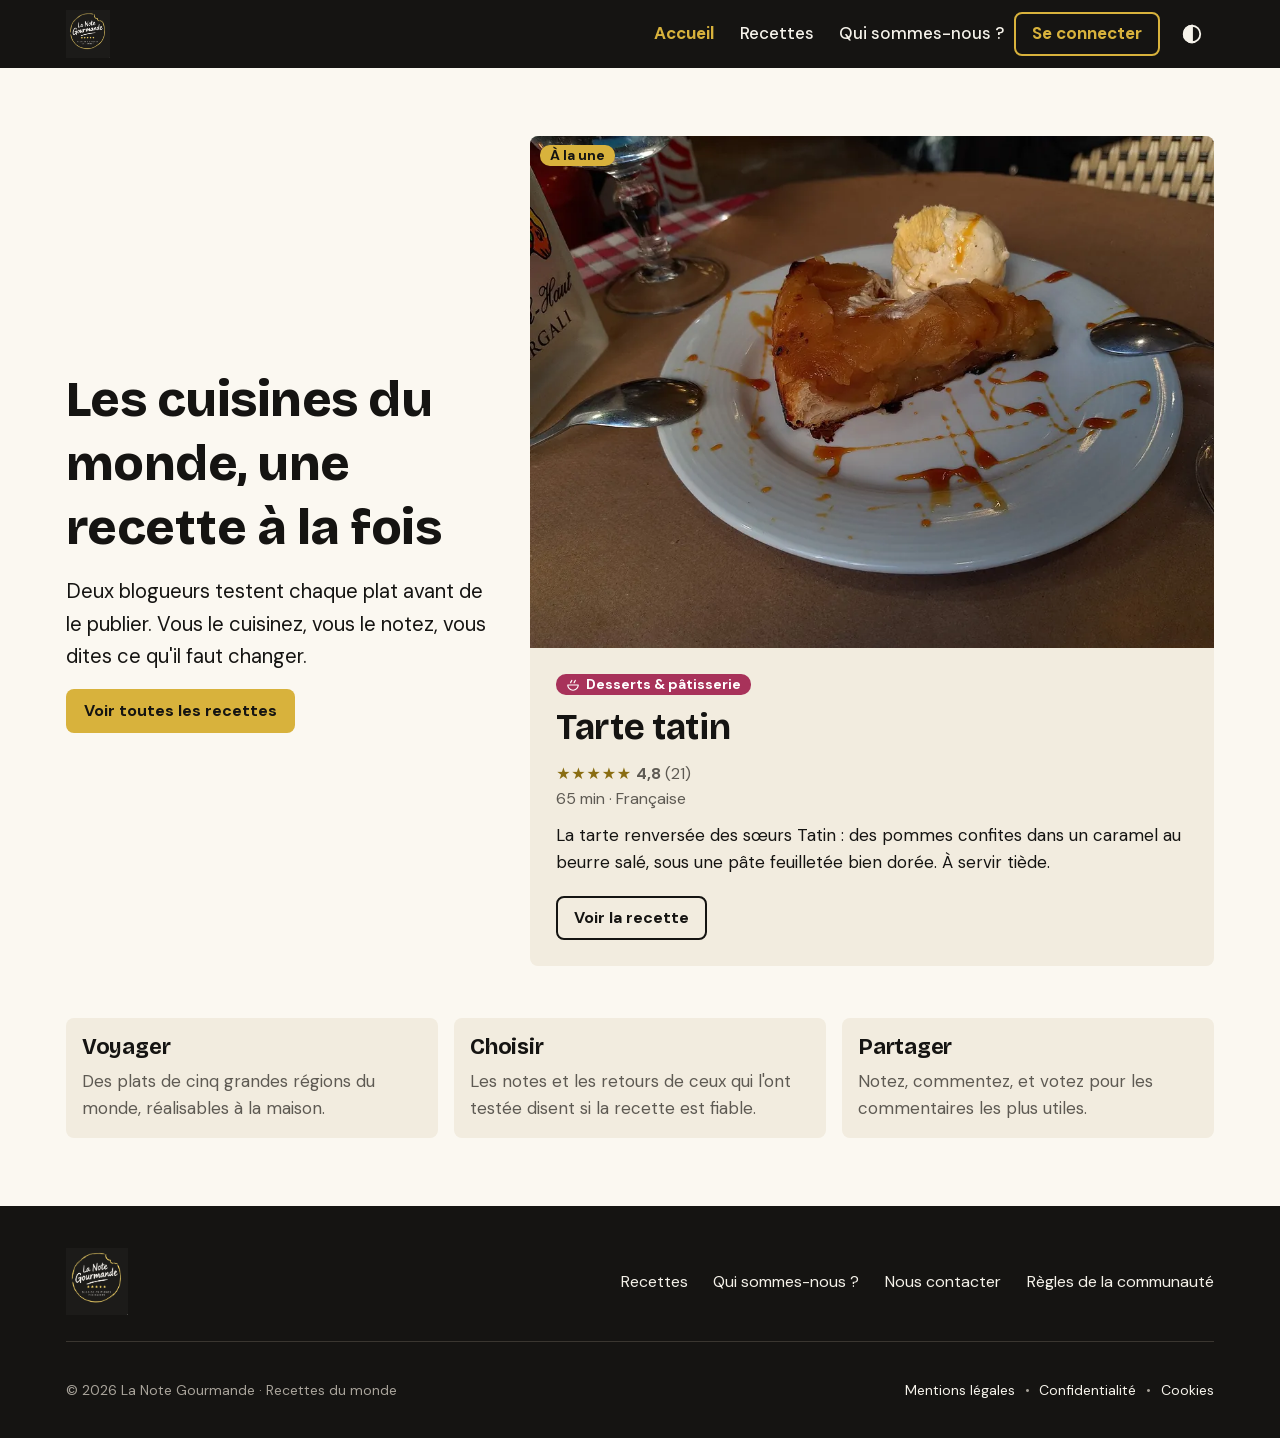
<file: index.html>
<!doctype html>
<html lang="fr">

<head>
  <meta charset="utf-8">
  <meta name="viewport" content="width=device-width, initial-scale=1">
  <title>La Note Gourmande — Recettes du monde</title>
  <meta name="description"
    content="Recettes des cuisines du monde, testées par deux blogueurs, notées et commentées par la communauté.">
  <link rel="icon" type="image/png" sizes="32x32" href="assets/image/la-note-gourmande-favicon/favicon-32.png">
  <link rel="apple-touch-icon" href="assets/image/la-note-gourmande-favicon/apple-touch-icon.png">
  <link rel="stylesheet" href="style.css">
  <script src="js/site.js"></script>
</head>

<body>

  <a class="lien-evitement" href="#contenu">Aller au contenu</a>

  <!-- En-tête commun (plus tard header.php) : même code que sur catalogue.html -->
  <header class="entete">
    <a href="index.html" class="entete__logo"><img src="assets/image/logo/la-note-gourmande-noir-or_v1.png"
        alt="La Note Gourmande, accueil" height="48"></a>
    <nav class="entete__nav" aria-label="Menu principal">
      <ul>
        <li><a href="index.html" aria-current="page">Accueil</a></li>
        <li><a href="catalogue.html">Recettes</a></li>
        <li><a href="#">Qui sommes-nous ?</a></li>
      </ul>
    </nav>
    <a href="#" class="entete__connexion">Se connecter</a>
    <button type="button" class="theme-btn" aria-label="Passer au thème clair">
      <svg viewBox="0 0 24 24" fill="none" stroke="currentColor" stroke-width="2" aria-hidden="true">
        <circle cx="12" cy="12" r="9" />
        <path d="M12 3a9 9 0 0 1 0 18z" fill="currentColor" />
      </svg>
    </button>
    <button type="button" class="burger" aria-label="Ouvrir le menu" aria-haspopup="dialog"
      aria-controls="menu">☰</button>
  </header>

  <dialog id="menu" class="menu" aria-label="Menu principal">
    <div class="menu__entete">
      <strong>Menu</strong>
      <button type="button" class="menu__fermer" aria-label="Fermer le menu">✕</button>
    </div>
    <ul>
      <li><a href="index.html" aria-current="page">Accueil</a></li>
      <li><a href="catalogue.html">Recettes</a></li>
      <li><a href="#">Qui sommes-nous ?</a></li>
      <li><a href="#">Se connecter</a></li>
    </ul>
  </dialog>

  <main id="contenu" class="conteneur">

    <!-- Hero : accroche à gauche, recette à la une à droite (1 : 1,618). Recette choisie : la mieux notée (tarte tatin, 4,8 sur 21 notes). -->
    <div class="hero">
      <section class="accroche" aria-labelledby="titre-accueil">
        <h1 id="titre-accueil">Les cuisines du monde, une recette à la fois</h1>
        <p>Deux blogueurs testent chaque plat avant de le publier. Vous le cuisinez, vous le notez, vous dites ce qu'il
          faut changer.</p>
        <a class="btn btn--or" href="catalogue.html">Voir toutes les recettes</a>
      </section>

      <article class="une" aria-labelledby="titre-une">
        <img class="photo" src="assets/image/recettes/tarte-tatin.webp"
          alt="Part de tarte tatin caramélisée, avec une boule de glace à la vanille" width="1000" height="750">
        <p class="une__etiquette">À la une</p>
        <div class="une__texte">
          <span class="badge" data-cat="desserts-patisserie">
            <svg viewBox="0 0 24 24" fill="none" stroke="currentColor" stroke-width="2" stroke-linecap="round"
              stroke-linejoin="round" aria-hidden="true">
              <path d="M3 12h18a9 9 0 0 1-18 0z" />
              <path d="M8 8c0-2 2-2 2-4M14 8c0-2 2-2 2-4" />
            </svg>
            Desserts &amp; pâtisserie
          </span>
          <h2 class="une__titre" id="titre-une"><a href="recette-tarte-tatin.html">Tarte tatin</a></h2>
          <p class="carte__meta">
            <span class="carte__note">
              <span class="etoiles" aria-hidden="true">★★★★★</span>
              <strong aria-hidden="true">4,8</strong> (21)
              <span class="sr-only">Note moyenne : 4,8 sur 5, 21 notes</span>
            </span>
            65 min · Française
          </p>
          <p class="une__intro">La tarte renversée des sœurs Tatin : des pommes confites dans un caramel au beurre salé,
            sous une pâte feuilletée bien dorée. À servir tiède.</p>
          <a class="btn btn--contour" href="recette-tarte-tatin.html" aria-label="Voir la recette : tarte tatin">Voir la
            recette</a>
        </div>
      </article>
    </div>

    <section aria-labelledby="titre-atouts">
      <h2 id="titre-atouts" class="sr-only">Pourquoi La Note Gourmande</h2>
      <ul class="atouts">
        <li>
          <h3>Voyager</h3>
          <p>Des plats de cinq grandes régions du monde, réalisables à la maison.</p>
        </li>
        <li>
          <h3>Choisir</h3>
          <p>Les notes et les retours de ceux qui l'ont testée disent si la recette est fiable.</p>
        </li>
        <li>
          <h3>Partager</h3>
          <p>Notez, commentez, et votez pour les commentaires les plus utiles.</p>
        </li>
      </ul>
    </section>

  </main>

  <!-- Pied de page commun (plus tard footer.php) -->
  <footer class="pied">
    <div class="pied__haut">
      <a href="index.html" class="pied__logo"><img src="assets/image/logo/la-note-gourmande-noir-or_v1.png"
          alt="La Note Gourmande, accueil" height="68"></a>
      <nav aria-label="Pied de page">
        <ul class="pied__liens">
          <li><a href="catalogue.html">Recettes</a></li>
          <li><a href="#">Qui sommes-nous ?</a></li>
          <li><a href="#">Nous contacter</a></li>
          <li><a href="#">Règles de la communauté</a></li>
        </ul>
      </nav>
    </div>
    <div class="pied__bas">
      <p>© 2026 La Note Gourmande · Recettes du monde</p>
      <ul class="pied__legal" aria-label="Informations légales">
        <li><a href="#">Mentions légales</a></li>
        <li><a href="#">Confidentialité</a></li>
        <li><a href="#">Cookies</a></li>
      </ul>
    </div>
  </footer>

</body>

</html>
</file>
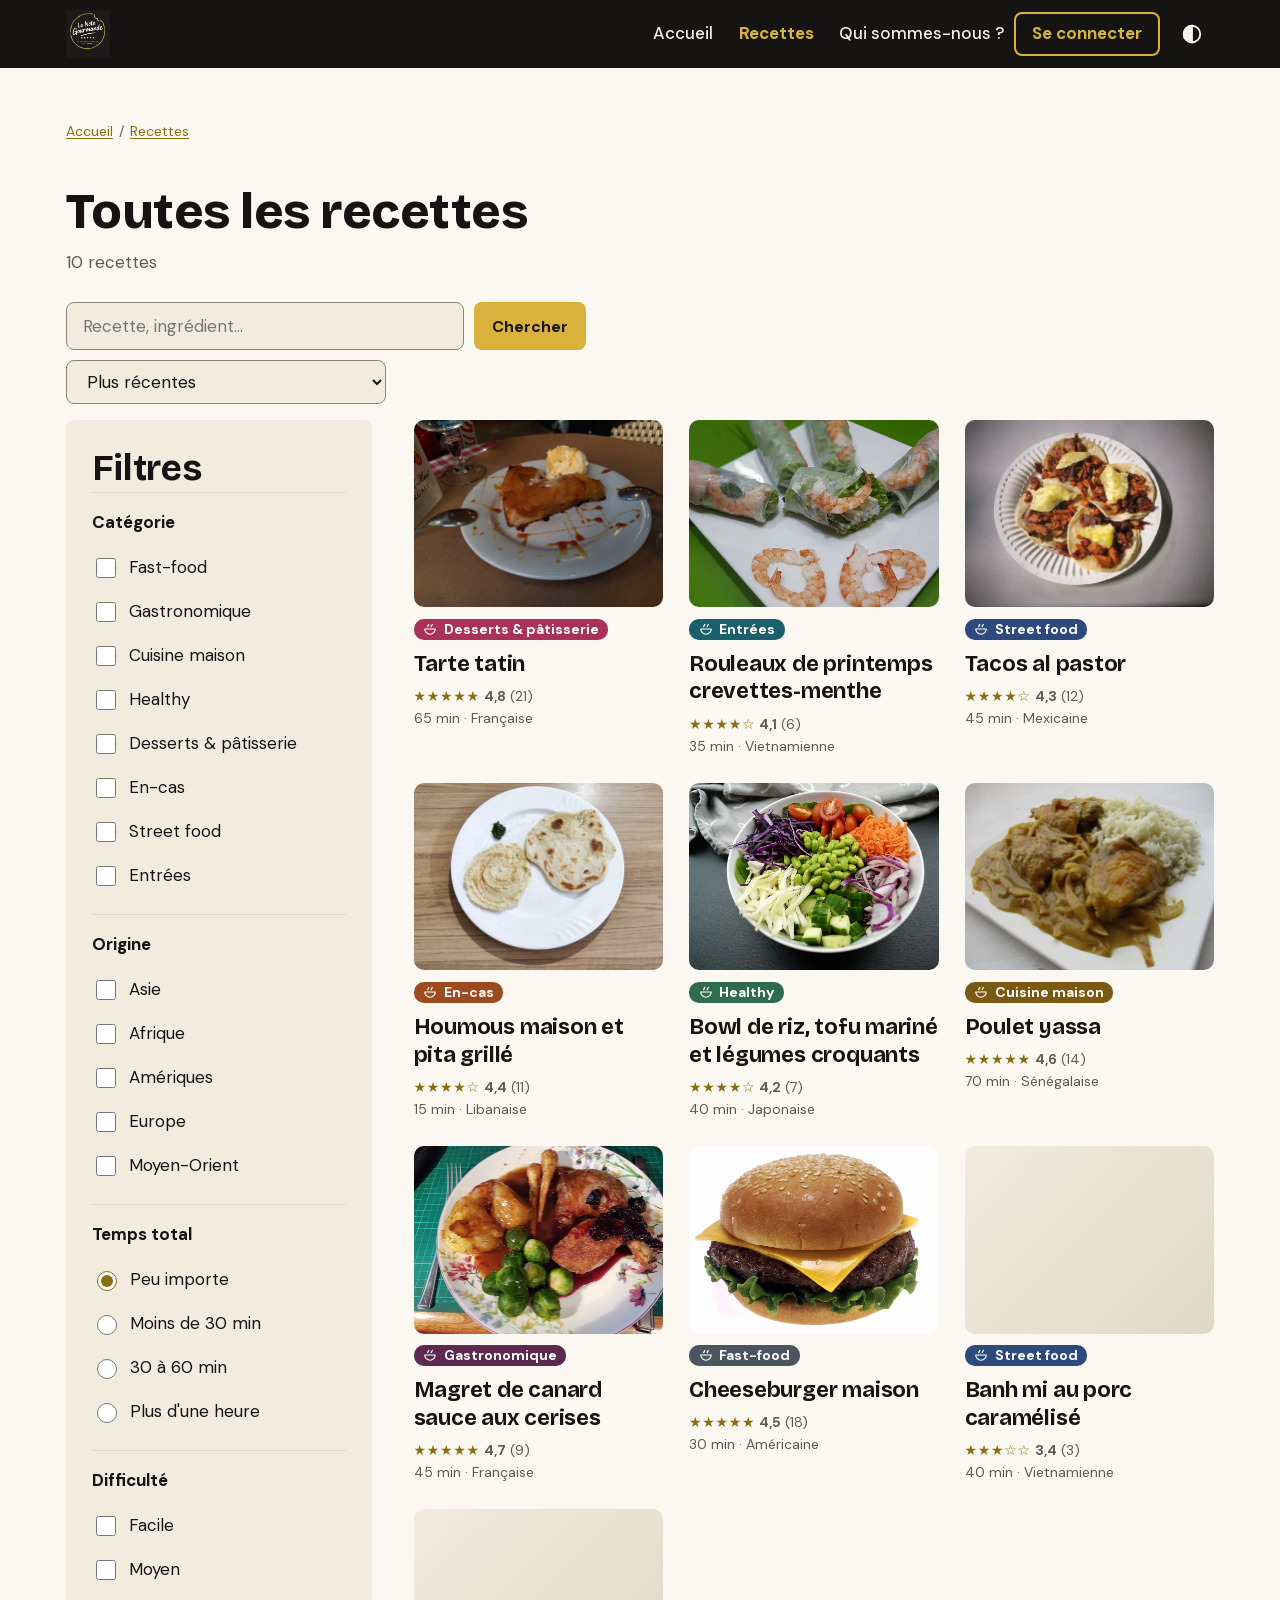
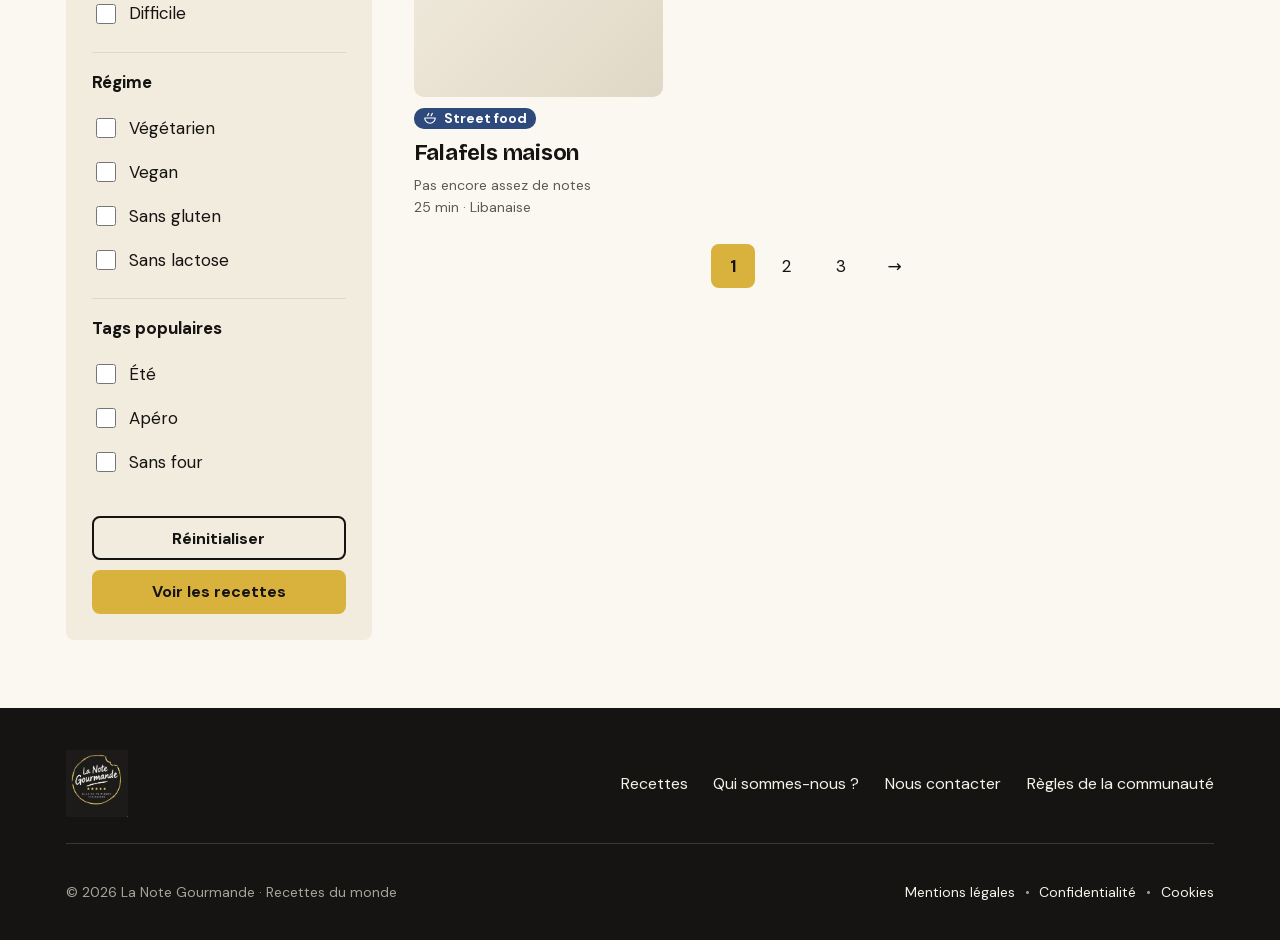
<file: catalogue.html>
<!doctype html>
<html lang="fr">

<head>
  <meta charset="utf-8">
  <meta name="viewport" content="width=device-width, initial-scale=1">
  <title>Toutes les recettes — La Note Gourmande</title>
  <meta name="description"
    content="Recettes des cuisines du monde, filtrables par catégorie, origine, temps et difficulté.">
  <link rel="icon" type="image/png" sizes="32x32" href="assets/image/la-note-gourmande-favicon/favicon-32.png">
  <link rel="apple-touch-icon" href="assets/image/la-note-gourmande-favicon/apple-touch-icon.png">
  <link rel="stylesheet" href="style.css">
  <script src="js/site.js"></script>
</head>

<body>

  <a class="lien-evitement" href="#contenu">Aller au contenu</a>

  <!-- En-tête commun (plus tard header.php) : logo, navigation, loupe, burger + menu mobile -->
  <header class="entete" data-masquable>
    <a href="index.html" class="entete__logo"><img src="assets/image/logo/la-note-gourmande-noir-or_v1.png"
        alt="La Note Gourmande, accueil" height="48"></a>
    <nav class="entete__nav" aria-label="Menu principal">
      <ul>
        <li><a href="index.html">Accueil</a></li>
        <li><a href="catalogue.html" aria-current="page">Recettes</a></li>
        <li><a href="#">Qui sommes-nous ?</a></li>
      </ul>
    </nav>
    <a href="#" class="entete__connexion">Se connecter</a>
    <button type="button" class="theme-btn" aria-label="Passer au thème clair">
      <svg viewBox="0 0 24 24" fill="none" stroke="currentColor" stroke-width="2" aria-hidden="true">
        <circle cx="12" cy="12" r="9" />
        <path d="M12 3a9 9 0 0 1 0 18z" fill="currentColor" />
      </svg>
    </button>
    <button type="button" class="entete__loupe" aria-label="Rechercher" aria-controls="q">
      <svg width="22" height="22" viewBox="0 0 24 24" fill="none" stroke="currentColor" stroke-width="2"
        stroke-linecap="round" aria-hidden="true">
        <circle cx="11" cy="11" r="7" />
        <path d="M20 20l-3.5-3.5" />
      </svg>
    </button>
    <button type="button" class="burger" aria-label="Ouvrir le menu" aria-haspopup="dialog"
      aria-controls="menu">☰</button>
  </header>

  <dialog id="menu" class="menu" aria-label="Menu principal">
    <div class="menu__entete">
      <strong>Menu</strong>
      <button type="button" class="menu__fermer" aria-label="Fermer le menu">✕</button>
    </div>
    <ul>
      <li><a href="index.html">Accueil</a></li>
      <li><a href="catalogue.html" aria-current="page">Recettes</a></li>
      <li><a href="#">Qui sommes-nous ?</a></li>
      <li><a href="#">Se connecter</a></li>
    </ul>
  </dialog>

  <main id="contenu" class="conteneur">

    <nav class="fil-ariane" aria-label="Fil d'Ariane" data-masquable>
      <ol>
        <li><a href="index.html">Accueil</a></li>
        <li><a href="catalogue.html" aria-current="page">Recettes</a></li>
      </ol>
    </nav>

    <div data-masquable>
      <h1>Toutes les recettes</h1>
      <!-- PHP : count($recettes). Ici, 10 est un exemple : huit recettes (une par catégorie) et deux cartes sans page. -->
      <p class="compteur"><span id="nb-resultats">10</span> recettes</p>
    </div>

    <!-- Un seul formulaire GET : recherche, tri et filtres.
       Il fonctionne sans JavaScript et les filtres se retrouvent dans l'URL
       (catalogue.html?q=tacos&categorie[]=street-food&tri=notes) : PHP les lit avec $_GET. -->
    <form action="catalogue.html" method="get" id="form-catalogue">

      <div role="search" class="recherche" data-masquable>
        <label for="q" class="sr-only">Rechercher une recette</label>
        <input type="search" id="q" name="q" placeholder="Recette, ingrédient…" value="">
        <button type="submit" class="btn btn--or">Chercher</button>
      </div>

      <div class="outils" data-masquable>
        <!-- Visible seulement avec JavaScript, sous 1024 px ; le nombre est calculé par le script -->
        <button type="button" class="btn btn--or btn-filtres" aria-controls="filtres" aria-expanded="false">
          Filtres <span></span>
        </button>
        <label class="tri">
          <span class="sr-only">Trier par</span>
          <select name="tri">
            <option value="recentes" selected>Plus récentes</option>
            <option value="notes">Mieux notées</option>
            <option value="rapides">Plus rapides</option>
          </select>
        </label>
        <noscript><button type="submit" class="btn btn--contour">Trier</button></noscript>
      </div>

      <!-- Filtres actifs : chaque lien est l'adresse de la page sans ce filtre (PHP la construira).
         Aucun filtre ici, donc la liste n'est pas affichée :
         <ul class="filtres-actifs" aria-label="Filtres actifs" data-masquable> <li><a href="catalogue.html?temps=30">Moins de 30 min ✕</a></li> </ul> -->

      <div class="disposition">

        <!-- Panneau de filtres : plein écran sur mobile et tablette, colonne sur desktop -->
        <aside class="filtres" id="filtres" aria-labelledby="titre-filtres">
          <div class="filtres__entete">
            <h2 id="titre-filtres">Filtres</h2>
            <button type="button" class="filtres__fermer" aria-label="Fermer les filtres">✕</button>
          </div>

          <fieldset>
            <legend>Catégorie</legend>
            <!-- PHP : foreach ($categories as $c) -->
            <label><input type="checkbox" name="categorie[]" value="fast-food"> Fast-food</label>
            <label><input type="checkbox" name="categorie[]" value="gastronomique"> Gastronomique</label>
            <label><input type="checkbox" name="categorie[]" value="cuisine-maison"> Cuisine maison</label>
            <label><input type="checkbox" name="categorie[]" value="healthy"> Healthy</label>
            <label><input type="checkbox" name="categorie[]" value="desserts-patisserie"> Desserts &amp;
              pâtisserie</label>
            <label><input type="checkbox" name="categorie[]" value="en-cas"> En-cas</label>
            <label><input type="checkbox" name="categorie[]" value="street-food"> Street food</label>
            <label><input type="checkbox" name="categorie[]" value="entrees"> Entrées</label>
          </fieldset>

          <fieldset>
            <legend>Origine</legend>
            <label><input type="checkbox" name="region[]" value="asie"> Asie</label>
            <label><input type="checkbox" name="region[]" value="afrique"> Afrique</label>
            <label><input type="checkbox" name="region[]" value="ameriques"> Amériques</label>
            <label><input type="checkbox" name="region[]" value="europe"> Europe</label>
            <label><input type="checkbox" name="region[]" value="moyen-orient"> Moyen-Orient</label>
          </fieldset>

          <fieldset>
            <legend>Temps total</legend>
            <!-- Un seul choix possible : des boutons radio -->
            <label><input type="radio" name="temps" value="" checked> Peu importe</label>
            <label><input type="radio" name="temps" value="30"> Moins de 30 min</label>
            <label><input type="radio" name="temps" value="60"> 30 à 60 min</label>
            <label><input type="radio" name="temps" value="plus"> Plus d'une heure</label>
          </fieldset>

          <fieldset>
            <legend>Difficulté</legend>
            <label><input type="checkbox" name="difficulte[]" value="facile"> Facile</label>
            <label><input type="checkbox" name="difficulte[]" value="moyen"> Moyen</label>
            <label><input type="checkbox" name="difficulte[]" value="difficile"> Difficile</label>
          </fieldset>

          <fieldset>
            <legend>Régime</legend>
            <!-- Tags de type « régime » en base de données -->
            <label><input type="checkbox" name="tag[]" value="vegetarien"> Végétarien</label>
            <label><input type="checkbox" name="tag[]" value="vegan"> Vegan</label>
            <label><input type="checkbox" name="tag[]" value="sans-gluten"> Sans gluten</label>
            <label><input type="checkbox" name="tag[]" value="sans-lactose"> Sans lactose</label>
          </fieldset>

          <fieldset>
            <legend>Tags populaires</legend>
            <label><input type="checkbox" name="tag[]" value="ete"> Été</label>
            <label><input type="checkbox" name="tag[]" value="apero"> Apéro</label>
            <label><input type="checkbox" name="tag[]" value="sans-four"> Sans four</label>
          </fieldset>

          <div class="filtres__actions">
            <a href="catalogue.html" class="btn btn--contour">Réinitialiser</a>
            <button type="submit" class="btn btn--or">Voir les recettes</button>
          </div>
        </aside>

        <!-- Résultats -->
        <section aria-labelledby="titre-resultats" data-masquable>
          <h2 id="titre-resultats" class="sr-only">Résultats</h2>

          <ul class="grille">
            <!-- PHP : foreach ($recettes as $r).
               Photos : remplacer chaque <div class="photo"> par
               <img src="..." alt="Description du plat" width="400" height="300" loading="lazy"> (4:3, WebP). -->
                        <li>
              <article class="carte">
                <img class="photo" src="assets/image/recettes/tarte-tatin.webp" alt="Part de tarte tatin caramélisée, avec une boule de glace à la vanille" width="1000" height="750" loading="lazy">
                <div>
                  <span class="badge" data-cat="desserts-patisserie">
                    <svg viewBox="0 0 24 24" fill="none" stroke="currentColor" stroke-width="2" stroke-linecap="round"
                      stroke-linejoin="round" aria-hidden="true">
                      <path d="M3 12h18a9 9 0 0 1-18 0z" />
                      <path d="M8 8c0-2 2-2 2-4M14 8c0-2 2-2 2-4" />
                    </svg>
                    Desserts &amp; pâtisserie
                  </span>
                  <h3 class="carte__titre"><a href="recette-tarte-tatin.html">Tarte tatin</a></h3>
                  <p class="carte__meta">
                    <span class="carte__note">
                      <span class="etoiles" aria-hidden="true">★★★★★</span>
                      <strong aria-hidden="true">4,8</strong> (21)
                      <span class="sr-only">Note moyenne : 4,8 sur 5, 21 notes</span>
                    </span>
                    65 min · Française
                  </p>
                </div>
              </article>
            </li>
            <li>
              <article class="carte">
                <img class="photo" src="assets/image/recettes/rouleaux-de-printemps.webp" alt="Rouleaux de printemps frais aux crevettes et à la salade, avec des crevettes cuites" width="1000" height="750" loading="lazy">
                <div>
                  <span class="badge" data-cat="entrees">
                    <svg viewBox="0 0 24 24" fill="none" stroke="currentColor" stroke-width="2" stroke-linecap="round"
                      stroke-linejoin="round" aria-hidden="true">
                      <path d="M3 12h18a9 9 0 0 1-18 0z" />
                      <path d="M8 8c0-2 2-2 2-4M14 8c0-2 2-2 2-4" />
                    </svg>
                    Entrées
                  </span>
                  <h3 class="carte__titre"><a href="recette-rouleaux-de-printemps.html">Rouleaux de printemps crevettes-menthe</a></h3>
                  <p class="carte__meta">
                    <span class="carte__note">
                      <span class="etoiles" aria-hidden="true">★★★★☆</span>
                      <strong aria-hidden="true">4,1</strong> (6)
                      <span class="sr-only">Note moyenne : 4,1 sur 5, 6 notes</span>
                    </span>
                    35 min · Vietnamienne
                  </p>
                </div>
              </article>
            </li>
            <li>
              <article class="carte">
                <img class="photo" src="assets/image/recettes/tacos-al-pastor.webp" alt="Tacos al pastor garnis de porc mariné et de morceaux d&#x27;ananas" width="1000" height="750" loading="lazy">
                <div>
                  <span class="badge" data-cat="street-food">
                    <svg viewBox="0 0 24 24" fill="none" stroke="currentColor" stroke-width="2" stroke-linecap="round"
                      stroke-linejoin="round" aria-hidden="true">
                      <path d="M3 12h18a9 9 0 0 1-18 0z" />
                      <path d="M8 8c0-2 2-2 2-4M14 8c0-2 2-2 2-4" />
                    </svg>
                    Street food
                  </span>
                  <h3 class="carte__titre"><a href="recette-tacos-al-pastor.html">Tacos al pastor</a></h3>
                  <p class="carte__meta">
                    <span class="carte__note">
                      <span class="etoiles" aria-hidden="true">★★★★☆</span>
                      <strong aria-hidden="true">4,3</strong> (12)
                      <span class="sr-only">Note moyenne : 4,3 sur 5, 12 notes</span>
                    </span>
                    45 min · Mexicaine
                  </p>
                </div>
              </article>
            </li>
            <li>
              <article class="carte">
                <img class="photo" src="assets/image/recettes/houmous-pita.webp" alt="Houmous parsemé de paprika, servi avec un pain plat grillé" width="1000" height="750" loading="lazy">
                <div>
                  <span class="badge" data-cat="en-cas">
                    <svg viewBox="0 0 24 24" fill="none" stroke="currentColor" stroke-width="2" stroke-linecap="round"
                      stroke-linejoin="round" aria-hidden="true">
                      <path d="M3 12h18a9 9 0 0 1-18 0z" />
                      <path d="M8 8c0-2 2-2 2-4M14 8c0-2 2-2 2-4" />
                    </svg>
                    En-cas
                  </span>
                  <h3 class="carte__titre"><a href="recette-houmous-pita.html">Houmous maison et pita grillé</a></h3>
                  <p class="carte__meta">
                    <span class="carte__note">
                      <span class="etoiles" aria-hidden="true">★★★★☆</span>
                      <strong aria-hidden="true">4,4</strong> (11)
                      <span class="sr-only">Note moyenne : 4,4 sur 5, 11 notes</span>
                    </span>
                    15 min · Libanaise
                  </p>
                </div>
              </article>
            </li>
            <li>
              <article class="carte">
                <img class="photo" src="assets/image/recettes/bowl-riz-tofu.webp" alt="Bol végétal garni d&#x27;edamame, de carotte râpée, de concombre, de chou rouge et de tomates cerises" width="1000" height="750" loading="lazy">
                <div>
                  <span class="badge" data-cat="healthy">
                    <svg viewBox="0 0 24 24" fill="none" stroke="currentColor" stroke-width="2" stroke-linecap="round"
                      stroke-linejoin="round" aria-hidden="true">
                      <path d="M3 12h18a9 9 0 0 1-18 0z" />
                      <path d="M8 8c0-2 2-2 2-4M14 8c0-2 2-2 2-4" />
                    </svg>
                    Healthy
                  </span>
                  <h3 class="carte__titre"><a href="recette-bowl-riz-tofu.html">Bowl de riz, tofu mariné et légumes croquants</a></h3>
                  <p class="carte__meta">
                    <span class="carte__note">
                      <span class="etoiles" aria-hidden="true">★★★★☆</span>
                      <strong aria-hidden="true">4,2</strong> (7)
                      <span class="sr-only">Note moyenne : 4,2 sur 5, 7 notes</span>
                    </span>
                    40 min · Japonaise
                  </p>
                </div>
              </article>
            </li>
            <li>
              <article class="carte">
                <img class="photo" src="assets/image/recettes/poulet-yassa.webp" alt="Poulet yassa : des cuisses de poulet dans une sauce aux oignons, avec du riz blanc" width="1000" height="750" loading="lazy">
                <div>
                  <span class="badge" data-cat="cuisine-maison">
                    <svg viewBox="0 0 24 24" fill="none" stroke="currentColor" stroke-width="2" stroke-linecap="round"
                      stroke-linejoin="round" aria-hidden="true">
                      <path d="M3 12h18a9 9 0 0 1-18 0z" />
                      <path d="M8 8c0-2 2-2 2-4M14 8c0-2 2-2 2-4" />
                    </svg>
                    Cuisine maison
                  </span>
                  <h3 class="carte__titre"><a href="recette-poulet-yassa.html">Poulet yassa</a></h3>
                  <p class="carte__meta">
                    <span class="carte__note">
                      <span class="etoiles" aria-hidden="true">★★★★★</span>
                      <strong aria-hidden="true">4,6</strong> (14)
                      <span class="sr-only">Note moyenne : 4,6 sur 5, 14 notes</span>
                    </span>
                    70 min · Sénégalaise
                  </p>
                </div>
              </article>
            </li>
            <li>
              <article class="carte">
                <img class="photo" src="assets/image/recettes/magret-canard-cerises.webp" alt="Canard rôti à la peau dorée, nappé de cerises, avec des pommes de terre rôties et des choux de Bruxelles" width="1000" height="750" loading="lazy">
                <div>
                  <span class="badge" data-cat="gastronomique">
                    <svg viewBox="0 0 24 24" fill="none" stroke="currentColor" stroke-width="2" stroke-linecap="round"
                      stroke-linejoin="round" aria-hidden="true">
                      <path d="M3 12h18a9 9 0 0 1-18 0z" />
                      <path d="M8 8c0-2 2-2 2-4M14 8c0-2 2-2 2-4" />
                    </svg>
                    Gastronomique
                  </span>
                  <h3 class="carte__titre"><a href="recette-magret-canard-cerises.html">Magret de canard sauce aux cerises</a></h3>
                  <p class="carte__meta">
                    <span class="carte__note">
                      <span class="etoiles" aria-hidden="true">★★★★★</span>
                      <strong aria-hidden="true">4,7</strong> (9)
                      <span class="sr-only">Note moyenne : 4,7 sur 5, 9 notes</span>
                    </span>
                    45 min · Française
                  </p>
                </div>
              </article>
            </li>
            <li>
              <article class="carte">
                <img class="photo" src="assets/image/recettes/cheeseburger-maison.webp" alt="Cheeseburger : un steak grillé, une tranche de fromage fondu et de la salade dans un pain aux graines de sésame" width="1000" height="750" loading="lazy">
                <div>
                  <span class="badge" data-cat="fast-food">
                    <svg viewBox="0 0 24 24" fill="none" stroke="currentColor" stroke-width="2" stroke-linecap="round"
                      stroke-linejoin="round" aria-hidden="true">
                      <path d="M3 12h18a9 9 0 0 1-18 0z" />
                      <path d="M8 8c0-2 2-2 2-4M14 8c0-2 2-2 2-4" />
                    </svg>
                    Fast-food
                  </span>
                  <h3 class="carte__titre"><a href="recette-cheeseburger-maison.html">Cheeseburger maison</a></h3>
                  <p class="carte__meta">
                    <span class="carte__note">
                      <span class="etoiles" aria-hidden="true">★★★★★</span>
                      <strong aria-hidden="true">4,5</strong> (18)
                      <span class="sr-only">Note moyenne : 4,5 sur 5, 18 notes</span>
                    </span>
                    30 min · Américaine
                  </p>
                </div>
              </article>
            </li>
            <li>
              <article class="carte">
                <div class="photo" role="img" aria-label="Photo du banh mi au porc caramélisé"></div>
                <div>
                  <span class="badge" data-cat="street-food">
                    <svg viewBox="0 0 24 24" fill="none" stroke="currentColor" stroke-width="2" stroke-linecap="round"
                      stroke-linejoin="round" aria-hidden="true">
                      <path d="M3 12h18a9 9 0 0 1-18 0z" />
                      <path d="M8 8c0-2 2-2 2-4M14 8c0-2 2-2 2-4" />
                    </svg>
                    Street food
                  </span>
                  <h3 class="carte__titre"><a href="#">Banh mi au porc caramélisé</a></h3>
                  <p class="carte__meta">
                    <span class="carte__note">
                      <span class="etoiles" aria-hidden="true">★★★☆☆</span>
                      <strong aria-hidden="true">3,4</strong> (3)
                      <span class="sr-only">Note moyenne : 3,4 sur 5, 3 notes</span>
                    </span>
                    40 min · Vietnamienne
                  </p>
                </div>
              </article>
            </li>
            <li>
              <!-- Moins de 3 notes : pas de moyenne trompeuse (cahier des charges, section 4) -->
              <article class="carte">
                <div class="photo" role="img" aria-label="Photo des falafels"></div>
                <div>
                  <span class="badge" data-cat="street-food">
                    <svg viewBox="0 0 24 24" fill="none" stroke="currentColor" stroke-width="2" stroke-linecap="round"
                      stroke-linejoin="round" aria-hidden="true">
                      <path d="M3 12h18a9 9 0 0 1-18 0z" />
                      <path d="M8 8c0-2 2-2 2-4M14 8c0-2 2-2 2-4" />
                    </svg>
                    Street food
                  </span>
                  <h3 class="carte__titre"><a href="#">Falafels maison</a></h3>
                  <p class="carte__meta">
                    <span class="carte__note">Pas encore assez de notes</span>
                    25 min · Libanaise
                  </p>
                </div>
              </article>
            </li>
          </ul>

          <!-- PHP : garder les filtres actifs dans chaque lien (http_build_query) -->
          <nav class="pagination" aria-label="Pagination">
            <ol>
              <li><a href="?page=1" aria-current="page">1</a></li>
              <li><a href="?page=2">2</a></li>
              <li><a href="?page=3">3</a></li>
              <li><a href="?page=2" aria-label="Page suivante">→</a></li>
            </ol>
          </nav>
        </section>

      </div>
    </form>
  </main>

  <!-- Pied de page commun (plus tard footer.php) -->
  <footer class="pied" data-masquable>
    <div class="pied__haut">
      <a href="index.html" class="pied__logo"><img src="assets/image/logo/la-note-gourmande-noir-or_v1.png" alt="La Note Gourmande, accueil" height="68"></a>
      <nav aria-label="Pied de page">
        <ul class="pied__liens">
          <li><a href="catalogue.html">Recettes</a></li>
          <li><a href="#">Qui sommes-nous ?</a></li>
          <li><a href="#">Nous contacter</a></li>
          <li><a href="#">Règles de la communauté</a></li>
        </ul>
      </nav>
    </div>
    <div class="pied__bas">
      <p>© 2026 La Note Gourmande · Recettes du monde</p>
      <ul class="pied__legal" aria-label="Informations légales">
        <li><a href="#">Mentions légales</a></li>
        <li><a href="#">Confidentialité</a></li>
        <li><a href="#">Cookies</a></li>
      </ul>
    </div>
  </footer>

</body>

</html>
</file>
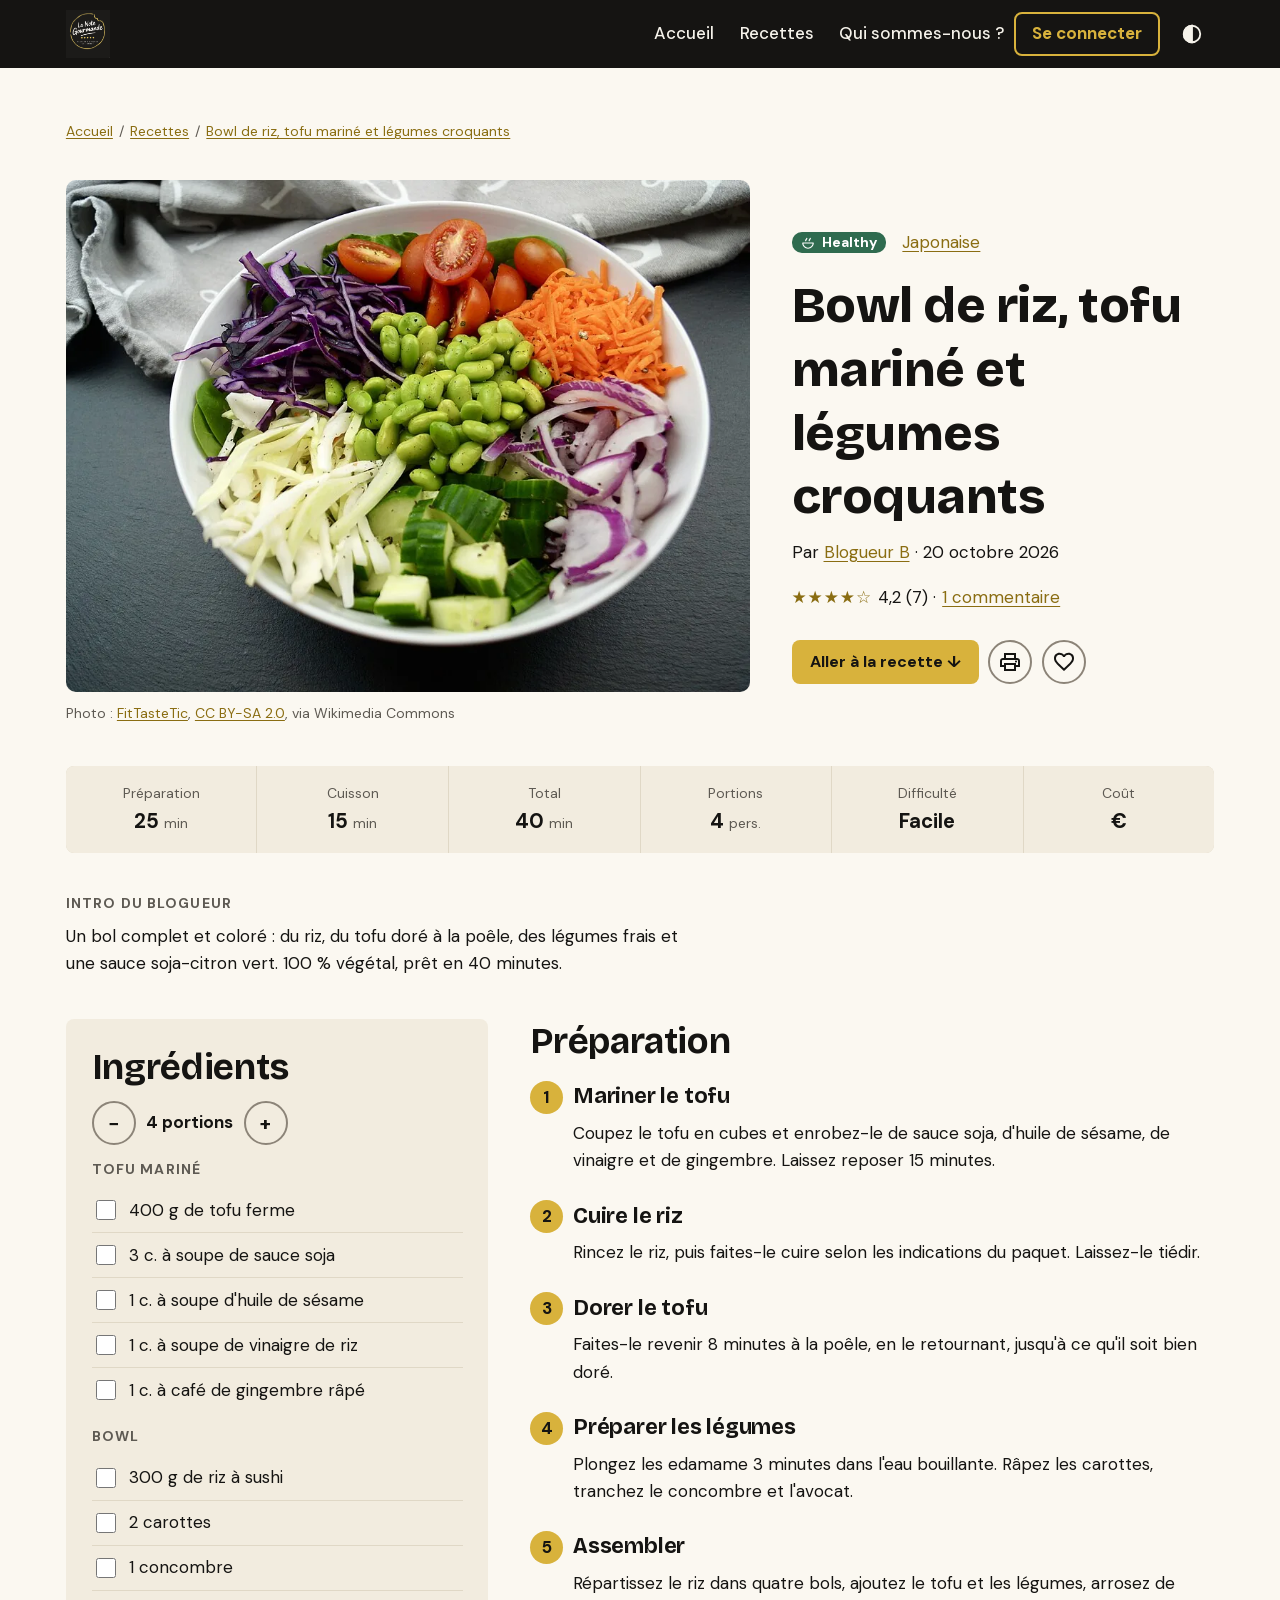
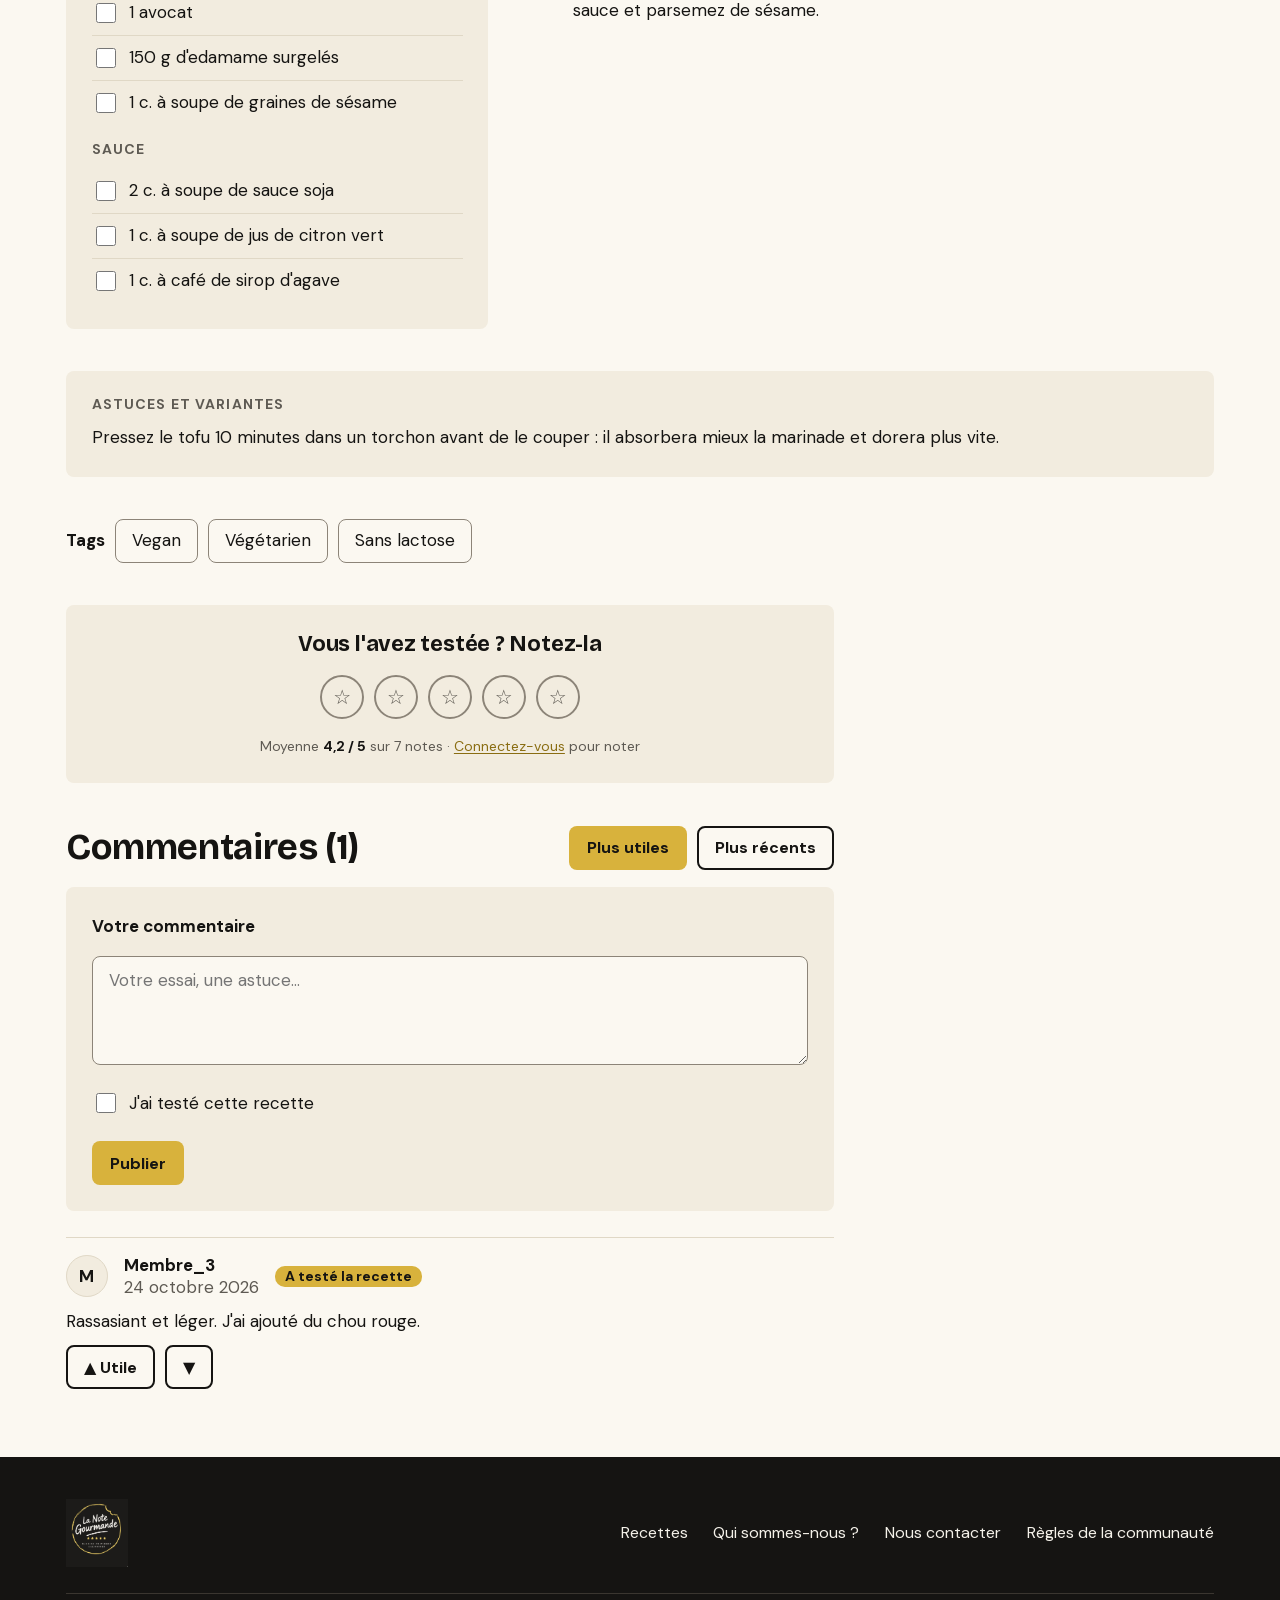
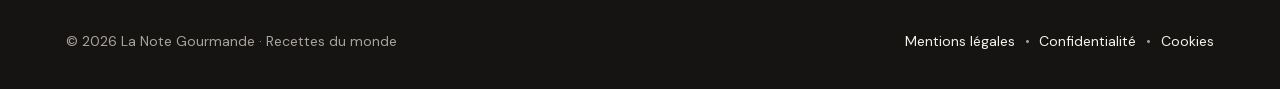
<file: recette-bowl-riz-tofu.html>
<!doctype html>
<html lang="fr">

<head>
  <meta charset="utf-8">
  <meta name="viewport" content="width=device-width, initial-scale=1">
  <title>Bowl de riz, tofu mariné et légumes croquants — La Note Gourmande</title>
  <meta name="description" content="Un bol complet et coloré : du riz, du tofu doré à la poêle, des légumes frais et une sauce soja-citron vert.">
  <link rel="icon" type="image/png" sizes="32x32" href="assets/image/la-note-gourmande-favicon/favicon-32.png">
  <link rel="apple-touch-icon" href="assets/image/la-note-gourmande-favicon/apple-touch-icon.png">
  <link rel="stylesheet" href="style.css">
  <link rel="stylesheet" href="recette.css">
  <script src="js/site.js"></script>
</head>

<body>

  <a class="lien-evitement" href="#contenu">Aller au contenu</a>

  <!-- En-tête commun (plus tard header.php). Pas de loupe ici : cette page n'a pas de champ de recherche. -->
  <header class="entete">
    <a href="index.html" class="entete__logo"><img src="assets/image/logo/la-note-gourmande-noir-or_v1.png"
        alt="La Note Gourmande, accueil" height="48"></a>
    <nav class="entete__nav" aria-label="Menu principal">
      <ul>
        <li><a href="index.html">Accueil</a></li>
        <li><a href="catalogue.html">Recettes</a></li>
        <li><a href="#">Qui sommes-nous ?</a></li>
      </ul>
    </nav>
    <a href="#" class="entete__connexion">Se connecter</a>
    <button type="button" class="theme-btn" aria-label="Passer au thème clair">
      <svg viewBox="0 0 24 24" fill="none" stroke="currentColor" stroke-width="2" aria-hidden="true">
        <circle cx="12" cy="12" r="9" />
        <path d="M12 3a9 9 0 0 1 0 18z" fill="currentColor" />
      </svg>
    </button>
    <button type="button" class="burger" aria-label="Ouvrir le menu" aria-haspopup="dialog"
      aria-controls="menu">☰</button>
  </header>

  <dialog id="menu" class="menu" aria-label="Menu principal">
    <div class="menu__entete">
      <strong>Menu</strong>
      <button type="button" class="menu__fermer" aria-label="Fermer le menu">✕</button>
    </div>
    <ul>
      <li><a href="index.html">Accueil</a></li>
      <li><a href="catalogue.html">Recettes</a></li>
      <li><a href="#">Qui sommes-nous ?</a></li>
      <li><a href="#">Se connecter</a></li>
    </ul>
  </dialog>

  <main id="contenu" class="conteneur">

    <nav class="fil-ariane" aria-label="Fil d'Ariane">
      <ol>
        <li><a href="index.html">Accueil</a></li>
        <li><a href="catalogue.html">Recettes</a></li>
        <li><a href="recette-bowl-riz-tofu.html" aria-current="page">Bowl de riz, tofu mariné et légumes croquants</a></li>
      </ol>
    </nav>

    <article class="recette">

      <!-- Données d'exemple. Photo : voir assets/image/recettes/CREDITS.md -->
      <header class="recette__tete">
        <figure class="recette__photo">
          <img class="photo" src="assets/image/recettes/bowl-riz-tofu.webp" alt="Bol végétal garni d&#x27;edamame, de carotte râpée, de concombre, de chou rouge et de tomates cerises" width="1000" height="750">
          <figcaption>Photo : <a href="https://commons.wikimedia.org/wiki/File:Healthy_Vegan_Buddha_Bowl.jpg">FitTasteTic</a>, <a href="https://creativecommons.org/licenses/by-sa/2.0">CC BY-SA 2.0</a>, via Wikimedia Commons</figcaption>
        </figure>

        <div class="recette__titre">
          <p class="recette__cats">
            <span class="badge" data-cat="healthy">
              <svg viewBox="0 0 24 24" fill="none" stroke="currentColor" stroke-width="2" stroke-linecap="round"
                stroke-linejoin="round" aria-hidden="true">
                <path d="M3 12h18a9 9 0 0 1-18 0z" />
                <path d="M8 8c0-2 2-2 2-4M14 8c0-2 2-2 2-4" />
              </svg>
              Healthy
            </span>
            <a href="catalogue.html?region[]=asie">Japonaise</a>
          </p>

          <h1>Bowl de riz, tofu mariné et légumes croquants</h1>

          <p class="recette__auteur">Par <a href="#">Blogueur B</a> · <time datetime="2026-10-20">20 octobre 2026</time></p>

          <p class="recette__note">
            <span class="etoiles" role="img" aria-label="4,2 sur 5">★★★★☆</span>
            4,2 (7) · <a href="#commentaires">1 commentaire</a>
          </p>

          <div class="actions">
            <a class="btn btn--or" href="#ingredients">Aller à la recette ↓</a>
            <button type="button" class="rond" aria-label="Imprimer la recette"><span class="icone icone--imprimer"
                aria-hidden="true"></span></button>
            <button type="button" class="rond" aria-label="Ajouter aux favoris" aria-pressed="false"><span
                class="icone icone--coeur" aria-hidden="true"></span></button>
          </div>
        </div>
      </header>

      <dl class="stats">
        <div>
          <dt>Préparation</dt>
          <dd>25 <small>min</small></dd>
        </div>
        <div>
          <dt>Cuisson</dt>
          <dd>15 <small>min</small></dd>
        </div>
        <div>
          <dt>Total</dt>
          <dd>40 <small>min</small></dd>
        </div>
        <div>
          <dt>Portions</dt>
          <dd>4 <small>pers.</small></dd>
        </div>
        <div>
          <dt>Difficulté</dt>
          <dd>Facile</dd>
        </div>
        <div>
          <dt>Coût</dt>
          <dd>€ <span class="sr-only">(économique)</span></dd>
        </div>
      </dl>

      <section class="intro" aria-labelledby="t-intro">
        <h2 id="t-intro" class="etiquette">Intro du blogueur</h2>
        <p>Un bol complet et coloré : du riz, du tofu doré à la poêle, des légumes frais et une sauce soja-citron vert. 100 % végétal, prêt en 40 minutes.</p>
      </section>

      <div class="recette__corps">

        <section class="ingredients carte-bloc" id="ingredients" aria-labelledby="t-ingredients">
          <div class="ingredients__entete">
            <h2 id="t-ingredients">Ingrédients</h2>
            <div class="portions" role="group" aria-label="Nombre de portions">
              <button type="button" class="rond" aria-label="Une portion de moins">−</button>
              <output>4 portions</output>
              <button type="button" class="rond" aria-label="Une portion de plus">+</button>
            </div>
          </div>

          <h3 class="etiquette">Tofu mariné</h3>
          <ul class="liste-ingredients">
            <li><label><input type="checkbox"> 400 g de tofu ferme</label></li>
            <li><label><input type="checkbox"> 3 c. à soupe de sauce soja</label></li>
            <li><label><input type="checkbox"> 1 c. à soupe d'huile de sésame</label></li>
            <li><label><input type="checkbox"> 1 c. à soupe de vinaigre de riz</label></li>
            <li><label><input type="checkbox"> 1 c. à café de gingembre râpé</label></li>
          </ul>

          <h3 class="etiquette">Bowl</h3>
          <ul class="liste-ingredients">
            <li><label><input type="checkbox"> 300 g de riz à sushi</label></li>
            <li><label><input type="checkbox"> 2 carottes</label></li>
            <li><label><input type="checkbox"> 1 concombre</label></li>
            <li><label><input type="checkbox"> 1 avocat</label></li>
            <li><label><input type="checkbox"> 150 g d'edamame surgelés</label></li>
            <li><label><input type="checkbox"> 1 c. à soupe de graines de sésame</label></li>
          </ul>

          <h3 class="etiquette">Sauce</h3>
          <ul class="liste-ingredients">
            <li><label><input type="checkbox"> 2 c. à soupe de sauce soja</label></li>
            <li><label><input type="checkbox"> 1 c. à soupe de jus de citron vert</label></li>
            <li><label><input type="checkbox"> 1 c. à café de sirop d'agave</label></li>
          </ul>
        </section>

        <section class="preparation" aria-labelledby="t-preparation">
          <h2 id="t-preparation">Préparation</h2>
          <ol class="etapes">
            <li>
              <span class="num" aria-hidden="true">1</span>
              <h3>Mariner le tofu</h3>
              <p>Coupez le tofu en cubes et enrobez-le de sauce soja, d'huile de sésame, de vinaigre et de gingembre. Laissez reposer 15 minutes.</p>
            </li>
            <li>
              <span class="num" aria-hidden="true">2</span>
              <h3>Cuire le riz</h3>
              <p>Rincez le riz, puis faites-le cuire selon les indications du paquet. Laissez-le tiédir.</p>
            </li>
            <li>
              <span class="num" aria-hidden="true">3</span>
              <h3>Dorer le tofu</h3>
              <p>Faites-le revenir 8 minutes à la poêle, en le retournant, jusqu'à ce qu'il soit bien doré.</p>
            </li>
            <li>
              <span class="num" aria-hidden="true">4</span>
              <h3>Préparer les légumes</h3>
              <p>Plongez les edamame 3 minutes dans l'eau bouillante. Râpez les carottes, tranchez le concombre et l'avocat.</p>
            </li>
            <li>
              <span class="num" aria-hidden="true">5</span>
              <h3>Assembler</h3>
              <p>Répartissez le riz dans quatre bols, ajoutez le tofu et les légumes, arrosez de sauce et parsemez de sésame.</p>
            </li>
          </ol>
        </section>
      </div>

      <section class="astuces carte-bloc" aria-labelledby="t-astuces">
        <h2 id="t-astuces" class="etiquette">Astuces et variantes</h2>
        <p>Pressez le tofu 10 minutes dans un torchon avant de le couper : il absorbera mieux la marinade et dorera plus vite.</p>
      </section>

      <section class="tags" aria-labelledby="t-tags">
        <h2 id="t-tags" class="tags__titre">Tags</h2>
        <ul>
          <li><a href="catalogue.html?tag[]=vegan">Vegan</a></li>
          <li><a href="catalogue.html?tag[]=vegetarien">Végétarien</a></li>
          <li><a href="catalogue.html?tag[]=sans-lactose">Sans lactose</a></li>
        </ul>
      </section>

      <div class="communaute">

        <section class="notation carte-bloc" aria-labelledby="t-notation">
          <h2 id="t-notation">Vous l'avez testée ? Notez-la</h2>
          <div class="notation__etoiles" role="group" aria-label="Votre note sur 5">
            <button type="button" class="rond" aria-pressed="false" aria-label="1 étoile">☆</button>
            <button type="button" class="rond" aria-pressed="false" aria-label="2 étoiles">☆</button>
            <button type="button" class="rond" aria-pressed="false" aria-label="3 étoiles">☆</button>
            <button type="button" class="rond" aria-pressed="false" aria-label="4 étoiles">☆</button>
            <button type="button" class="rond" aria-pressed="false" aria-label="5 étoiles">☆</button>
          </div>
          <p class="notation__moyenne">Moyenne <strong>4,2 / 5</strong> sur 7 notes ·
            <a href="#">Connectez-vous</a> pour noter
          </p>
        </section>

        <section class="commentaires" id="commentaires" aria-labelledby="t-commentaires">
          <div class="commentaires__entete">
            <h2 id="t-commentaires">Commentaires (1)</h2>
            <div class="tri-commentaires" role="group" aria-label="Trier les commentaires">
              <button type="button" class="btn btn--or" aria-pressed="true">Plus utiles</button>
              <button type="button" class="btn btn--contour" aria-pressed="false">Plus récents</button>
            </div>
          </div>

          <form class="formulaire-commentaire carte-bloc" action="#" method="post">
            <label for="commentaire">Votre commentaire</label>
            <textarea id="commentaire" name="commentaire" placeholder="Votre essai, une astuce..."></textarea>
            <label class="case"><input type="checkbox" name="teste"> J'ai testé cette recette</label>
            <button type="submit" class="btn btn--or">Publier</button>
          </form>

          <ul class="liste-commentaires">
            <li>
              <div class="membre">
                <span class="avatar" aria-hidden="true">M</span>
                <p><strong>Membre_3</strong><br><time datetime="2026-10-24">24 octobre 2026</time></p>
                <span class="a-teste">A testé la recette</span>
              </div>
              <p class="commentaire">Rassasiant et léger. J'ai ajouté du chou rouge.</p>
              <div class="votes">
                <button type="button" class="btn btn--contour" aria-label="Utile">▲ Utile</button>
                <button type="button" class="btn btn--contour" aria-label="Pas utile">▼</button>
              </div>
            </li>
          </ul>
        </section>

      </div>
    </article>
  </main>

  <!-- Pied de page commun (plus tard footer.php) -->
  <footer class="pied">
    <div class="pied__haut">
      <a href="index.html" class="pied__logo"><img src="assets/image/logo/la-note-gourmande-noir-or_v1.png" alt="La Note Gourmande, accueil" height="68"></a>
      <nav aria-label="Pied de page">
        <ul class="pied__liens">
          <li><a href="catalogue.html">Recettes</a></li>
          <li><a href="#">Qui sommes-nous ?</a></li>
          <li><a href="#">Nous contacter</a></li>
          <li><a href="#">Règles de la communauté</a></li>
        </ul>
      </nav>
    </div>
    <div class="pied__bas">
      <p>© 2026 La Note Gourmande · Recettes du monde</p>
      <ul class="pied__legal" aria-label="Informations légales">
        <li><a href="#">Mentions légales</a></li>
        <li><a href="#">Confidentialité</a></li>
        <li><a href="#">Cookies</a></li>
      </ul>
    </div>
  </footer>

</body>

</html>
</file>
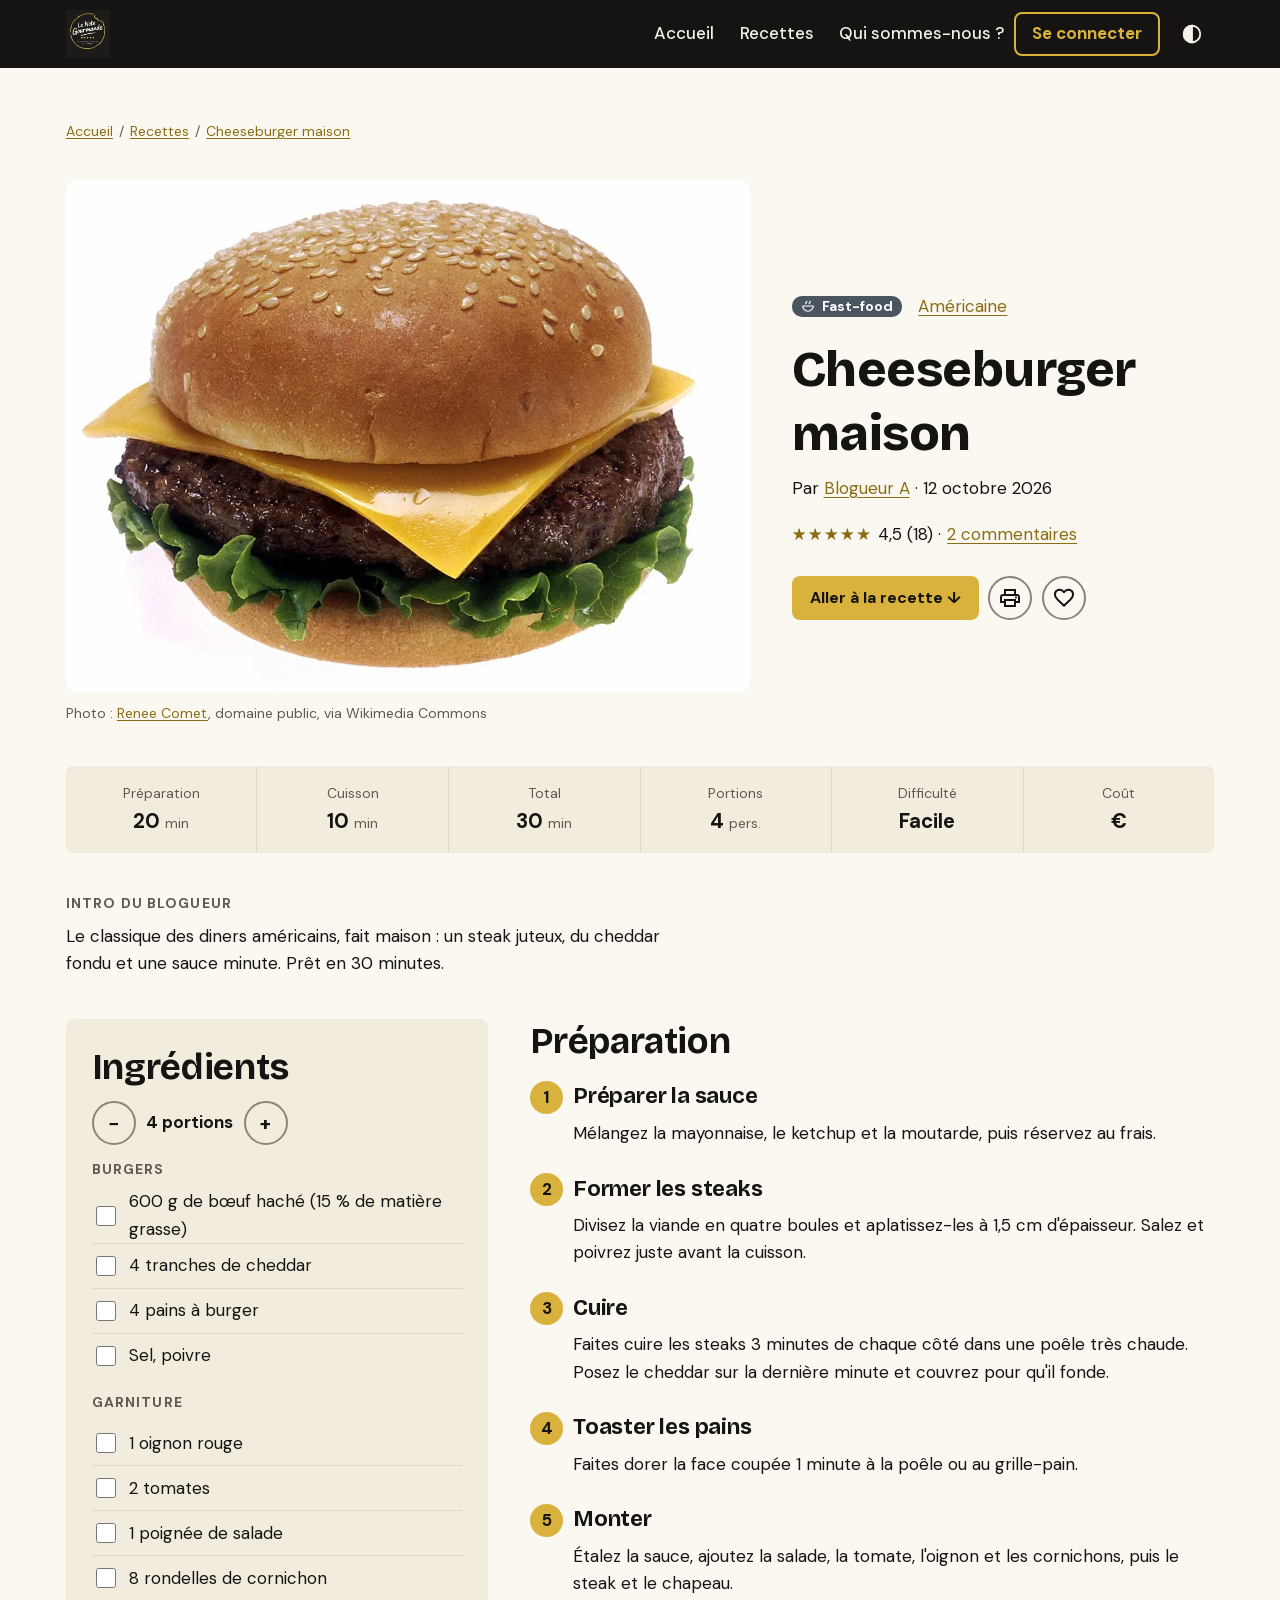
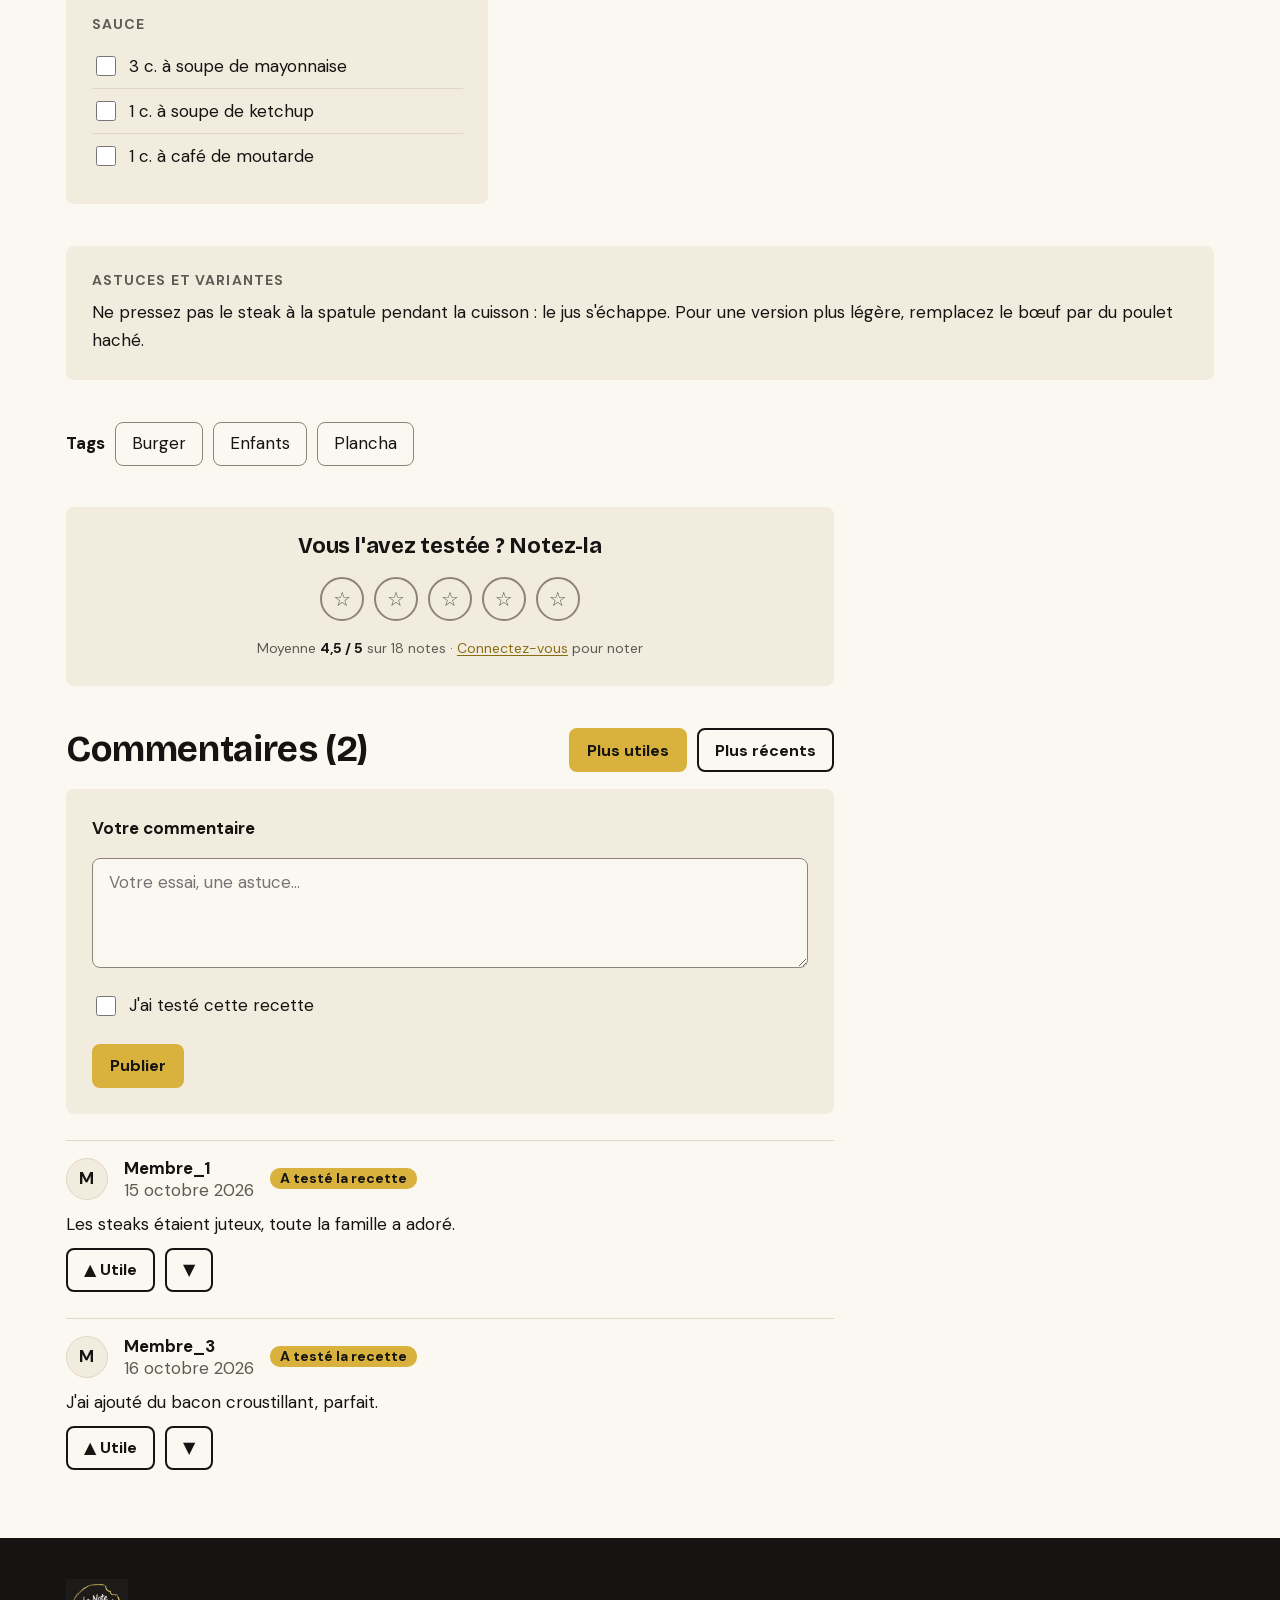
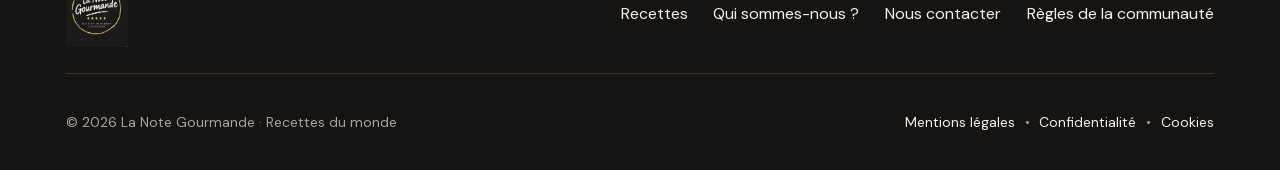
<file: recette-cheeseburger-maison.html>
<!doctype html>
<html lang="fr">

<head>
  <meta charset="utf-8">
  <meta name="viewport" content="width=device-width, initial-scale=1">
  <title>Cheeseburger maison — La Note Gourmande</title>
  <meta name="description" content="Le classique des diners américains, fait maison : un steak juteux, du cheddar fondu et une sauce minute.">
  <link rel="icon" type="image/png" sizes="32x32" href="assets/image/la-note-gourmande-favicon/favicon-32.png">
  <link rel="apple-touch-icon" href="assets/image/la-note-gourmande-favicon/apple-touch-icon.png">
  <link rel="stylesheet" href="style.css">
  <link rel="stylesheet" href="recette.css">
  <script src="js/site.js"></script>
</head>

<body>

  <a class="lien-evitement" href="#contenu">Aller au contenu</a>

  <!-- En-tête commun (plus tard header.php). Pas de loupe ici : cette page n'a pas de champ de recherche. -->
  <header class="entete">
    <a href="index.html" class="entete__logo"><img src="assets/image/logo/la-note-gourmande-noir-or_v1.png"
        alt="La Note Gourmande, accueil" height="48"></a>
    <nav class="entete__nav" aria-label="Menu principal">
      <ul>
        <li><a href="index.html">Accueil</a></li>
        <li><a href="catalogue.html">Recettes</a></li>
        <li><a href="#">Qui sommes-nous ?</a></li>
      </ul>
    </nav>
    <a href="#" class="entete__connexion">Se connecter</a>
    <button type="button" class="theme-btn" aria-label="Passer au thème clair">
      <svg viewBox="0 0 24 24" fill="none" stroke="currentColor" stroke-width="2" aria-hidden="true">
        <circle cx="12" cy="12" r="9" />
        <path d="M12 3a9 9 0 0 1 0 18z" fill="currentColor" />
      </svg>
    </button>
    <button type="button" class="burger" aria-label="Ouvrir le menu" aria-haspopup="dialog"
      aria-controls="menu">☰</button>
  </header>

  <dialog id="menu" class="menu" aria-label="Menu principal">
    <div class="menu__entete">
      <strong>Menu</strong>
      <button type="button" class="menu__fermer" aria-label="Fermer le menu">✕</button>
    </div>
    <ul>
      <li><a href="index.html">Accueil</a></li>
      <li><a href="catalogue.html">Recettes</a></li>
      <li><a href="#">Qui sommes-nous ?</a></li>
      <li><a href="#">Se connecter</a></li>
    </ul>
  </dialog>

  <main id="contenu" class="conteneur">

    <nav class="fil-ariane" aria-label="Fil d'Ariane">
      <ol>
        <li><a href="index.html">Accueil</a></li>
        <li><a href="catalogue.html">Recettes</a></li>
        <li><a href="recette-cheeseburger-maison.html" aria-current="page">Cheeseburger maison</a></li>
      </ol>
    </nav>

    <article class="recette">

      <!-- Données d'exemple. Photo : voir assets/image/recettes/CREDITS.md -->
      <header class="recette__tete">
        <figure class="recette__photo">
          <img class="photo" src="assets/image/recettes/cheeseburger-maison.webp" alt="Cheeseburger : un steak grillé, une tranche de fromage fondu et de la salade dans un pain aux graines de sésame" width="1000" height="750">
          <figcaption>Photo : <a href="https://commons.wikimedia.org/wiki/File:Cheeseburger.jpg">Renee Comet</a>, domaine public, via Wikimedia Commons</figcaption>
        </figure>

        <div class="recette__titre">
          <p class="recette__cats">
            <span class="badge" data-cat="fast-food">
              <svg viewBox="0 0 24 24" fill="none" stroke="currentColor" stroke-width="2" stroke-linecap="round"
                stroke-linejoin="round" aria-hidden="true">
                <path d="M3 12h18a9 9 0 0 1-18 0z" />
                <path d="M8 8c0-2 2-2 2-4M14 8c0-2 2-2 2-4" />
              </svg>
              Fast-food
            </span>
            <a href="catalogue.html?region[]=ameriques">Américaine</a>
          </p>

          <h1>Cheeseburger maison</h1>

          <p class="recette__auteur">Par <a href="#">Blogueur A</a> · <time datetime="2026-10-12">12 octobre 2026</time></p>

          <p class="recette__note">
            <span class="etoiles" role="img" aria-label="4,5 sur 5">★★★★★</span>
            4,5 (18) · <a href="#commentaires">2 commentaires</a>
          </p>

          <div class="actions">
            <a class="btn btn--or" href="#ingredients">Aller à la recette ↓</a>
            <button type="button" class="rond" aria-label="Imprimer la recette"><span class="icone icone--imprimer"
                aria-hidden="true"></span></button>
            <button type="button" class="rond" aria-label="Ajouter aux favoris" aria-pressed="false"><span
                class="icone icone--coeur" aria-hidden="true"></span></button>
          </div>
        </div>
      </header>

      <dl class="stats">
        <div>
          <dt>Préparation</dt>
          <dd>20 <small>min</small></dd>
        </div>
        <div>
          <dt>Cuisson</dt>
          <dd>10 <small>min</small></dd>
        </div>
        <div>
          <dt>Total</dt>
          <dd>30 <small>min</small></dd>
        </div>
        <div>
          <dt>Portions</dt>
          <dd>4 <small>pers.</small></dd>
        </div>
        <div>
          <dt>Difficulté</dt>
          <dd>Facile</dd>
        </div>
        <div>
          <dt>Coût</dt>
          <dd>€ <span class="sr-only">(économique)</span></dd>
        </div>
      </dl>

      <section class="intro" aria-labelledby="t-intro">
        <h2 id="t-intro" class="etiquette">Intro du blogueur</h2>
        <p>Le classique des diners américains, fait maison : un steak juteux, du cheddar fondu et une sauce minute. Prêt en 30 minutes.</p>
      </section>

      <div class="recette__corps">

        <section class="ingredients carte-bloc" id="ingredients" aria-labelledby="t-ingredients">
          <div class="ingredients__entete">
            <h2 id="t-ingredients">Ingrédients</h2>
            <div class="portions" role="group" aria-label="Nombre de portions">
              <button type="button" class="rond" aria-label="Une portion de moins">−</button>
              <output>4 portions</output>
              <button type="button" class="rond" aria-label="Une portion de plus">+</button>
            </div>
          </div>

          <h3 class="etiquette">Burgers</h3>
          <ul class="liste-ingredients">
            <li><label><input type="checkbox"> 600 g de bœuf haché (15 % de matière grasse)</label></li>
            <li><label><input type="checkbox"> 4 tranches de cheddar</label></li>
            <li><label><input type="checkbox"> 4 pains à burger</label></li>
            <li><label><input type="checkbox"> Sel, poivre</label></li>
          </ul>

          <h3 class="etiquette">Garniture</h3>
          <ul class="liste-ingredients">
            <li><label><input type="checkbox"> 1 oignon rouge</label></li>
            <li><label><input type="checkbox"> 2 tomates</label></li>
            <li><label><input type="checkbox"> 1 poignée de salade</label></li>
            <li><label><input type="checkbox"> 8 rondelles de cornichon</label></li>
          </ul>

          <h3 class="etiquette">Sauce</h3>
          <ul class="liste-ingredients">
            <li><label><input type="checkbox"> 3 c. à soupe de mayonnaise</label></li>
            <li><label><input type="checkbox"> 1 c. à soupe de ketchup</label></li>
            <li><label><input type="checkbox"> 1 c. à café de moutarde</label></li>
          </ul>
        </section>

        <section class="preparation" aria-labelledby="t-preparation">
          <h2 id="t-preparation">Préparation</h2>
          <ol class="etapes">
            <li>
              <span class="num" aria-hidden="true">1</span>
              <h3>Préparer la sauce</h3>
              <p>Mélangez la mayonnaise, le ketchup et la moutarde, puis réservez au frais.</p>
            </li>
            <li>
              <span class="num" aria-hidden="true">2</span>
              <h3>Former les steaks</h3>
              <p>Divisez la viande en quatre boules et aplatissez-les à 1,5 cm d'épaisseur. Salez et poivrez juste avant la cuisson.</p>
            </li>
            <li>
              <span class="num" aria-hidden="true">3</span>
              <h3>Cuire</h3>
              <p>Faites cuire les steaks 3 minutes de chaque côté dans une poêle très chaude. Posez le cheddar sur la dernière minute et couvrez pour qu'il fonde.</p>
            </li>
            <li>
              <span class="num" aria-hidden="true">4</span>
              <h3>Toaster les pains</h3>
              <p>Faites dorer la face coupée 1 minute à la poêle ou au grille-pain.</p>
            </li>
            <li>
              <span class="num" aria-hidden="true">5</span>
              <h3>Monter</h3>
              <p>Étalez la sauce, ajoutez la salade, la tomate, l'oignon et les cornichons, puis le steak et le chapeau.</p>
            </li>
          </ol>
        </section>
      </div>

      <section class="astuces carte-bloc" aria-labelledby="t-astuces">
        <h2 id="t-astuces" class="etiquette">Astuces et variantes</h2>
        <p>Ne pressez pas le steak à la spatule pendant la cuisson : le jus s'échappe. Pour une version plus légère, remplacez le bœuf par du poulet haché.</p>
      </section>

      <section class="tags" aria-labelledby="t-tags">
        <h2 id="t-tags" class="tags__titre">Tags</h2>
        <ul>
          <li><a href="catalogue.html?tag[]=burger">Burger</a></li>
          <li><a href="catalogue.html?tag[]=enfants">Enfants</a></li>
          <li><a href="catalogue.html?tag[]=plancha">Plancha</a></li>
        </ul>
      </section>

      <div class="communaute">

        <section class="notation carte-bloc" aria-labelledby="t-notation">
          <h2 id="t-notation">Vous l'avez testée ? Notez-la</h2>
          <div class="notation__etoiles" role="group" aria-label="Votre note sur 5">
            <button type="button" class="rond" aria-pressed="false" aria-label="1 étoile">☆</button>
            <button type="button" class="rond" aria-pressed="false" aria-label="2 étoiles">☆</button>
            <button type="button" class="rond" aria-pressed="false" aria-label="3 étoiles">☆</button>
            <button type="button" class="rond" aria-pressed="false" aria-label="4 étoiles">☆</button>
            <button type="button" class="rond" aria-pressed="false" aria-label="5 étoiles">☆</button>
          </div>
          <p class="notation__moyenne">Moyenne <strong>4,5 / 5</strong> sur 18 notes ·
            <a href="#">Connectez-vous</a> pour noter
          </p>
        </section>

        <section class="commentaires" id="commentaires" aria-labelledby="t-commentaires">
          <div class="commentaires__entete">
            <h2 id="t-commentaires">Commentaires (2)</h2>
            <div class="tri-commentaires" role="group" aria-label="Trier les commentaires">
              <button type="button" class="btn btn--or" aria-pressed="true">Plus utiles</button>
              <button type="button" class="btn btn--contour" aria-pressed="false">Plus récents</button>
            </div>
          </div>

          <form class="formulaire-commentaire carte-bloc" action="#" method="post">
            <label for="commentaire">Votre commentaire</label>
            <textarea id="commentaire" name="commentaire" placeholder="Votre essai, une astuce..."></textarea>
            <label class="case"><input type="checkbox" name="teste"> J'ai testé cette recette</label>
            <button type="submit" class="btn btn--or">Publier</button>
          </form>

          <ul class="liste-commentaires">
            <li>
              <div class="membre">
                <span class="avatar" aria-hidden="true">M</span>
                <p><strong>Membre_1</strong><br><time datetime="2026-10-15">15 octobre 2026</time></p>
                <span class="a-teste">A testé la recette</span>
              </div>
              <p class="commentaire">Les steaks étaient juteux, toute la famille a adoré.</p>
              <div class="votes">
                <button type="button" class="btn btn--contour" aria-label="Utile">▲ Utile</button>
                <button type="button" class="btn btn--contour" aria-label="Pas utile">▼</button>
              </div>
            </li>
            <li>
              <div class="membre">
                <span class="avatar" aria-hidden="true">M</span>
                <p><strong>Membre_3</strong><br><time datetime="2026-10-16">16 octobre 2026</time></p>
                <span class="a-teste">A testé la recette</span>
              </div>
              <p class="commentaire">J'ai ajouté du bacon croustillant, parfait.</p>
              <div class="votes">
                <button type="button" class="btn btn--contour" aria-label="Utile">▲ Utile</button>
                <button type="button" class="btn btn--contour" aria-label="Pas utile">▼</button>
              </div>
            </li>
          </ul>
        </section>

      </div>
    </article>
  </main>

  <!-- Pied de page commun (plus tard footer.php) -->
  <footer class="pied">
    <div class="pied__haut">
      <a href="index.html" class="pied__logo"><img src="assets/image/logo/la-note-gourmande-noir-or_v1.png" alt="La Note Gourmande, accueil" height="68"></a>
      <nav aria-label="Pied de page">
        <ul class="pied__liens">
          <li><a href="catalogue.html">Recettes</a></li>
          <li><a href="#">Qui sommes-nous ?</a></li>
          <li><a href="#">Nous contacter</a></li>
          <li><a href="#">Règles de la communauté</a></li>
        </ul>
      </nav>
    </div>
    <div class="pied__bas">
      <p>© 2026 La Note Gourmande · Recettes du monde</p>
      <ul class="pied__legal" aria-label="Informations légales">
        <li><a href="#">Mentions légales</a></li>
        <li><a href="#">Confidentialité</a></li>
        <li><a href="#">Cookies</a></li>
      </ul>
    </div>
  </footer>

</body>

</html>
</file>
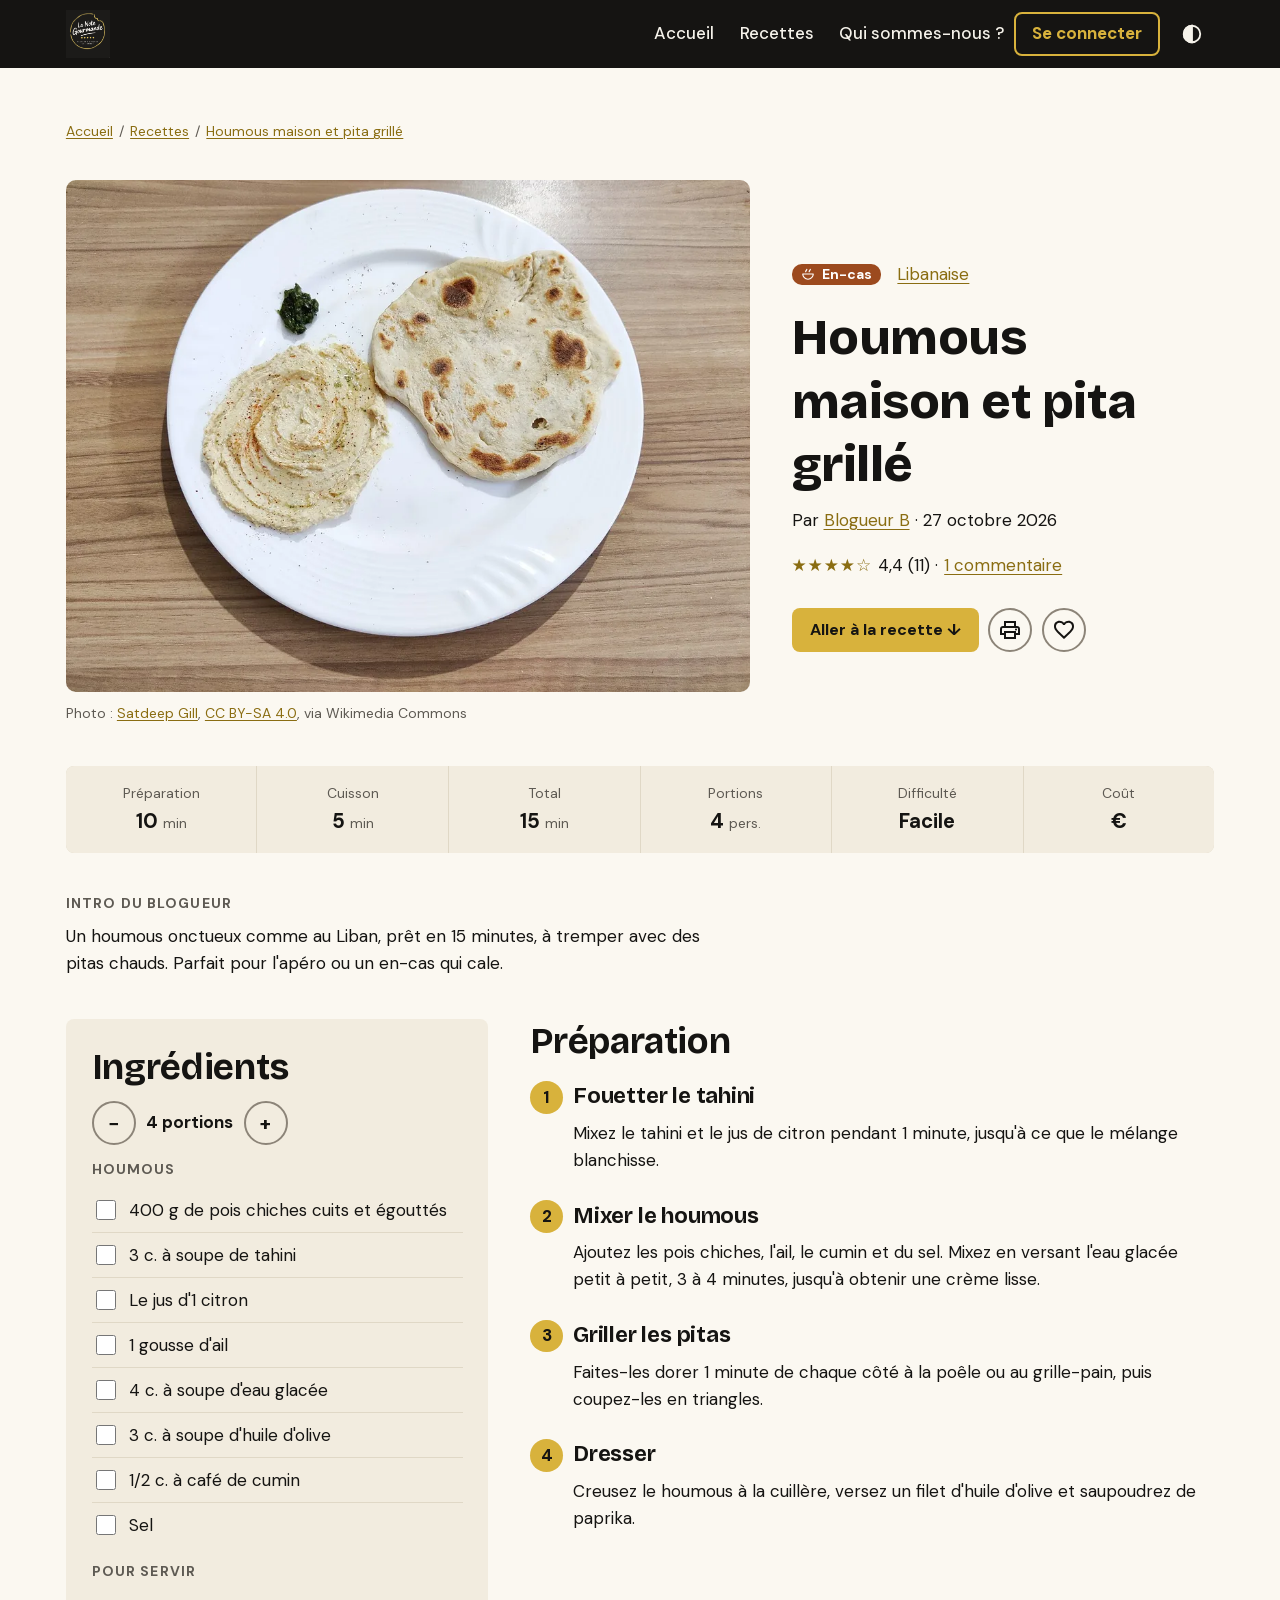
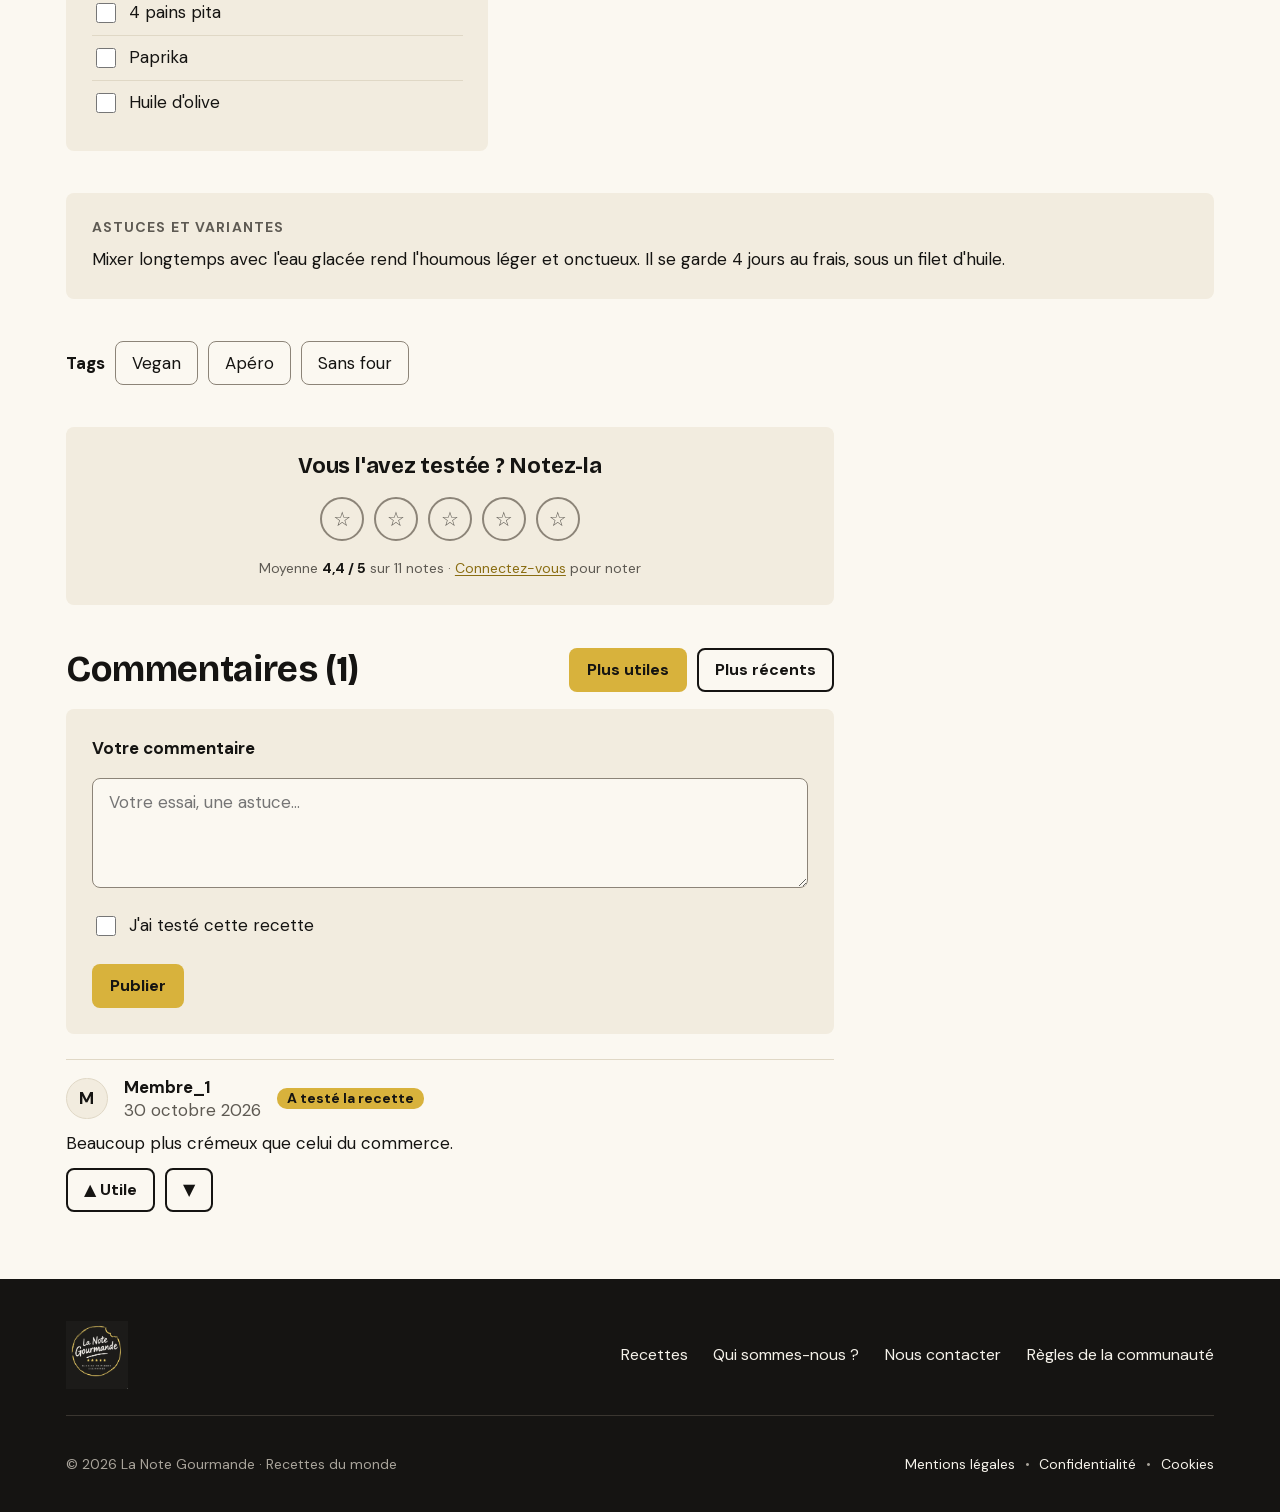
<file: recette-houmous-pita.html>
<!doctype html>
<html lang="fr">

<head>
  <meta charset="utf-8">
  <meta name="viewport" content="width=device-width, initial-scale=1">
  <title>Houmous maison et pita grillé — La Note Gourmande</title>
  <meta name="description" content="Un houmous onctueux comme au Liban, prêt en 15 minutes, à tremper avec des pitas chauds.">
  <link rel="icon" type="image/png" sizes="32x32" href="assets/image/la-note-gourmande-favicon/favicon-32.png">
  <link rel="apple-touch-icon" href="assets/image/la-note-gourmande-favicon/apple-touch-icon.png">
  <link rel="stylesheet" href="style.css">
  <link rel="stylesheet" href="recette.css">
  <script src="js/site.js"></script>
</head>

<body>

  <a class="lien-evitement" href="#contenu">Aller au contenu</a>

  <!-- En-tête commun (plus tard header.php). Pas de loupe ici : cette page n'a pas de champ de recherche. -->
  <header class="entete">
    <a href="index.html" class="entete__logo"><img src="assets/image/logo/la-note-gourmande-noir-or_v1.png"
        alt="La Note Gourmande, accueil" height="48"></a>
    <nav class="entete__nav" aria-label="Menu principal">
      <ul>
        <li><a href="index.html">Accueil</a></li>
        <li><a href="catalogue.html">Recettes</a></li>
        <li><a href="#">Qui sommes-nous ?</a></li>
      </ul>
    </nav>
    <a href="#" class="entete__connexion">Se connecter</a>
    <button type="button" class="theme-btn" aria-label="Passer au thème clair">
      <svg viewBox="0 0 24 24" fill="none" stroke="currentColor" stroke-width="2" aria-hidden="true">
        <circle cx="12" cy="12" r="9" />
        <path d="M12 3a9 9 0 0 1 0 18z" fill="currentColor" />
      </svg>
    </button>
    <button type="button" class="burger" aria-label="Ouvrir le menu" aria-haspopup="dialog"
      aria-controls="menu">☰</button>
  </header>

  <dialog id="menu" class="menu" aria-label="Menu principal">
    <div class="menu__entete">
      <strong>Menu</strong>
      <button type="button" class="menu__fermer" aria-label="Fermer le menu">✕</button>
    </div>
    <ul>
      <li><a href="index.html">Accueil</a></li>
      <li><a href="catalogue.html">Recettes</a></li>
      <li><a href="#">Qui sommes-nous ?</a></li>
      <li><a href="#">Se connecter</a></li>
    </ul>
  </dialog>

  <main id="contenu" class="conteneur">

    <nav class="fil-ariane" aria-label="Fil d'Ariane">
      <ol>
        <li><a href="index.html">Accueil</a></li>
        <li><a href="catalogue.html">Recettes</a></li>
        <li><a href="recette-houmous-pita.html" aria-current="page">Houmous maison et pita grillé</a></li>
      </ol>
    </nav>

    <article class="recette">

      <!-- Données d'exemple. Photo : voir assets/image/recettes/CREDITS.md -->
      <header class="recette__tete">
        <figure class="recette__photo">
          <img class="photo" src="assets/image/recettes/houmous-pita.webp" alt="Houmous parsemé de paprika, servi avec un pain plat grillé" width="1000" height="750">
          <figcaption>Photo : <a href="https://commons.wikimedia.org/wiki/File:Homemade_hummus_and_pita_01.jpg">Satdeep Gill</a>, <a href="https://creativecommons.org/licenses/by-sa/4.0">CC BY-SA 4.0</a>, via Wikimedia Commons</figcaption>
        </figure>

        <div class="recette__titre">
          <p class="recette__cats">
            <span class="badge" data-cat="en-cas">
              <svg viewBox="0 0 24 24" fill="none" stroke="currentColor" stroke-width="2" stroke-linecap="round"
                stroke-linejoin="round" aria-hidden="true">
                <path d="M3 12h18a9 9 0 0 1-18 0z" />
                <path d="M8 8c0-2 2-2 2-4M14 8c0-2 2-2 2-4" />
              </svg>
              En-cas
            </span>
            <a href="catalogue.html?region[]=moyen-orient">Libanaise</a>
          </p>

          <h1>Houmous maison et pita grillé</h1>

          <p class="recette__auteur">Par <a href="#">Blogueur B</a> · <time datetime="2026-10-27">27 octobre 2026</time></p>

          <p class="recette__note">
            <span class="etoiles" role="img" aria-label="4,4 sur 5">★★★★☆</span>
            4,4 (11) · <a href="#commentaires">1 commentaire</a>
          </p>

          <div class="actions">
            <a class="btn btn--or" href="#ingredients">Aller à la recette ↓</a>
            <button type="button" class="rond" aria-label="Imprimer la recette"><span class="icone icone--imprimer"
                aria-hidden="true"></span></button>
            <button type="button" class="rond" aria-label="Ajouter aux favoris" aria-pressed="false"><span
                class="icone icone--coeur" aria-hidden="true"></span></button>
          </div>
        </div>
      </header>

      <dl class="stats">
        <div>
          <dt>Préparation</dt>
          <dd>10 <small>min</small></dd>
        </div>
        <div>
          <dt>Cuisson</dt>
          <dd>5 <small>min</small></dd>
        </div>
        <div>
          <dt>Total</dt>
          <dd>15 <small>min</small></dd>
        </div>
        <div>
          <dt>Portions</dt>
          <dd>4 <small>pers.</small></dd>
        </div>
        <div>
          <dt>Difficulté</dt>
          <dd>Facile</dd>
        </div>
        <div>
          <dt>Coût</dt>
          <dd>€ <span class="sr-only">(économique)</span></dd>
        </div>
      </dl>

      <section class="intro" aria-labelledby="t-intro">
        <h2 id="t-intro" class="etiquette">Intro du blogueur</h2>
        <p>Un houmous onctueux comme au Liban, prêt en 15 minutes, à tremper avec des pitas chauds. Parfait pour l'apéro ou un en-cas qui cale.</p>
      </section>

      <div class="recette__corps">

        <section class="ingredients carte-bloc" id="ingredients" aria-labelledby="t-ingredients">
          <div class="ingredients__entete">
            <h2 id="t-ingredients">Ingrédients</h2>
            <div class="portions" role="group" aria-label="Nombre de portions">
              <button type="button" class="rond" aria-label="Une portion de moins">−</button>
              <output>4 portions</output>
              <button type="button" class="rond" aria-label="Une portion de plus">+</button>
            </div>
          </div>

          <h3 class="etiquette">Houmous</h3>
          <ul class="liste-ingredients">
            <li><label><input type="checkbox"> 400 g de pois chiches cuits et égouttés</label></li>
            <li><label><input type="checkbox"> 3 c. à soupe de tahini</label></li>
            <li><label><input type="checkbox"> Le jus d'1 citron</label></li>
            <li><label><input type="checkbox"> 1 gousse d'ail</label></li>
            <li><label><input type="checkbox"> 4 c. à soupe d'eau glacée</label></li>
            <li><label><input type="checkbox"> 3 c. à soupe d'huile d'olive</label></li>
            <li><label><input type="checkbox"> 1/2 c. à café de cumin</label></li>
            <li><label><input type="checkbox"> Sel</label></li>
          </ul>

          <h3 class="etiquette">Pour servir</h3>
          <ul class="liste-ingredients">
            <li><label><input type="checkbox"> 4 pains pita</label></li>
            <li><label><input type="checkbox"> Paprika</label></li>
            <li><label><input type="checkbox"> Huile d'olive</label></li>
          </ul>
        </section>

        <section class="preparation" aria-labelledby="t-preparation">
          <h2 id="t-preparation">Préparation</h2>
          <ol class="etapes">
            <li>
              <span class="num" aria-hidden="true">1</span>
              <h3>Fouetter le tahini</h3>
              <p>Mixez le tahini et le jus de citron pendant 1 minute, jusqu'à ce que le mélange blanchisse.</p>
            </li>
            <li>
              <span class="num" aria-hidden="true">2</span>
              <h3>Mixer le houmous</h3>
              <p>Ajoutez les pois chiches, l'ail, le cumin et du sel. Mixez en versant l'eau glacée petit à petit, 3 à 4 minutes, jusqu'à obtenir une crème lisse.</p>
            </li>
            <li>
              <span class="num" aria-hidden="true">3</span>
              <h3>Griller les pitas</h3>
              <p>Faites-les dorer 1 minute de chaque côté à la poêle ou au grille-pain, puis coupez-les en triangles.</p>
            </li>
            <li>
              <span class="num" aria-hidden="true">4</span>
              <h3>Dresser</h3>
              <p>Creusez le houmous à la cuillère, versez un filet d'huile d'olive et saupoudrez de paprika.</p>
            </li>
          </ol>
        </section>
      </div>

      <section class="astuces carte-bloc" aria-labelledby="t-astuces">
        <h2 id="t-astuces" class="etiquette">Astuces et variantes</h2>
        <p>Mixer longtemps avec l'eau glacée rend l'houmous léger et onctueux. Il se garde 4 jours au frais, sous un filet d'huile.</p>
      </section>

      <section class="tags" aria-labelledby="t-tags">
        <h2 id="t-tags" class="tags__titre">Tags</h2>
        <ul>
          <li><a href="catalogue.html?tag[]=vegan">Vegan</a></li>
          <li><a href="catalogue.html?tag[]=apero">Apéro</a></li>
          <li><a href="catalogue.html?tag[]=sans-four">Sans four</a></li>
        </ul>
      </section>

      <div class="communaute">

        <section class="notation carte-bloc" aria-labelledby="t-notation">
          <h2 id="t-notation">Vous l'avez testée ? Notez-la</h2>
          <div class="notation__etoiles" role="group" aria-label="Votre note sur 5">
            <button type="button" class="rond" aria-pressed="false" aria-label="1 étoile">☆</button>
            <button type="button" class="rond" aria-pressed="false" aria-label="2 étoiles">☆</button>
            <button type="button" class="rond" aria-pressed="false" aria-label="3 étoiles">☆</button>
            <button type="button" class="rond" aria-pressed="false" aria-label="4 étoiles">☆</button>
            <button type="button" class="rond" aria-pressed="false" aria-label="5 étoiles">☆</button>
          </div>
          <p class="notation__moyenne">Moyenne <strong>4,4 / 5</strong> sur 11 notes ·
            <a href="#">Connectez-vous</a> pour noter
          </p>
        </section>

        <section class="commentaires" id="commentaires" aria-labelledby="t-commentaires">
          <div class="commentaires__entete">
            <h2 id="t-commentaires">Commentaires (1)</h2>
            <div class="tri-commentaires" role="group" aria-label="Trier les commentaires">
              <button type="button" class="btn btn--or" aria-pressed="true">Plus utiles</button>
              <button type="button" class="btn btn--contour" aria-pressed="false">Plus récents</button>
            </div>
          </div>

          <form class="formulaire-commentaire carte-bloc" action="#" method="post">
            <label for="commentaire">Votre commentaire</label>
            <textarea id="commentaire" name="commentaire" placeholder="Votre essai, une astuce..."></textarea>
            <label class="case"><input type="checkbox" name="teste"> J'ai testé cette recette</label>
            <button type="submit" class="btn btn--or">Publier</button>
          </form>

          <ul class="liste-commentaires">
            <li>
              <div class="membre">
                <span class="avatar" aria-hidden="true">M</span>
                <p><strong>Membre_1</strong><br><time datetime="2026-10-30">30 octobre 2026</time></p>
                <span class="a-teste">A testé la recette</span>
              </div>
              <p class="commentaire">Beaucoup plus crémeux que celui du commerce.</p>
              <div class="votes">
                <button type="button" class="btn btn--contour" aria-label="Utile">▲ Utile</button>
                <button type="button" class="btn btn--contour" aria-label="Pas utile">▼</button>
              </div>
            </li>
          </ul>
        </section>

      </div>
    </article>
  </main>

  <!-- Pied de page commun (plus tard footer.php) -->
  <footer class="pied">
    <div class="pied__haut">
      <a href="index.html" class="pied__logo"><img src="assets/image/logo/la-note-gourmande-noir-or_v1.png" alt="La Note Gourmande, accueil" height="68"></a>
      <nav aria-label="Pied de page">
        <ul class="pied__liens">
          <li><a href="catalogue.html">Recettes</a></li>
          <li><a href="#">Qui sommes-nous ?</a></li>
          <li><a href="#">Nous contacter</a></li>
          <li><a href="#">Règles de la communauté</a></li>
        </ul>
      </nav>
    </div>
    <div class="pied__bas">
      <p>© 2026 La Note Gourmande · Recettes du monde</p>
      <ul class="pied__legal" aria-label="Informations légales">
        <li><a href="#">Mentions légales</a></li>
        <li><a href="#">Confidentialité</a></li>
        <li><a href="#">Cookies</a></li>
      </ul>
    </div>
  </footer>

</body>

</html>
</file>
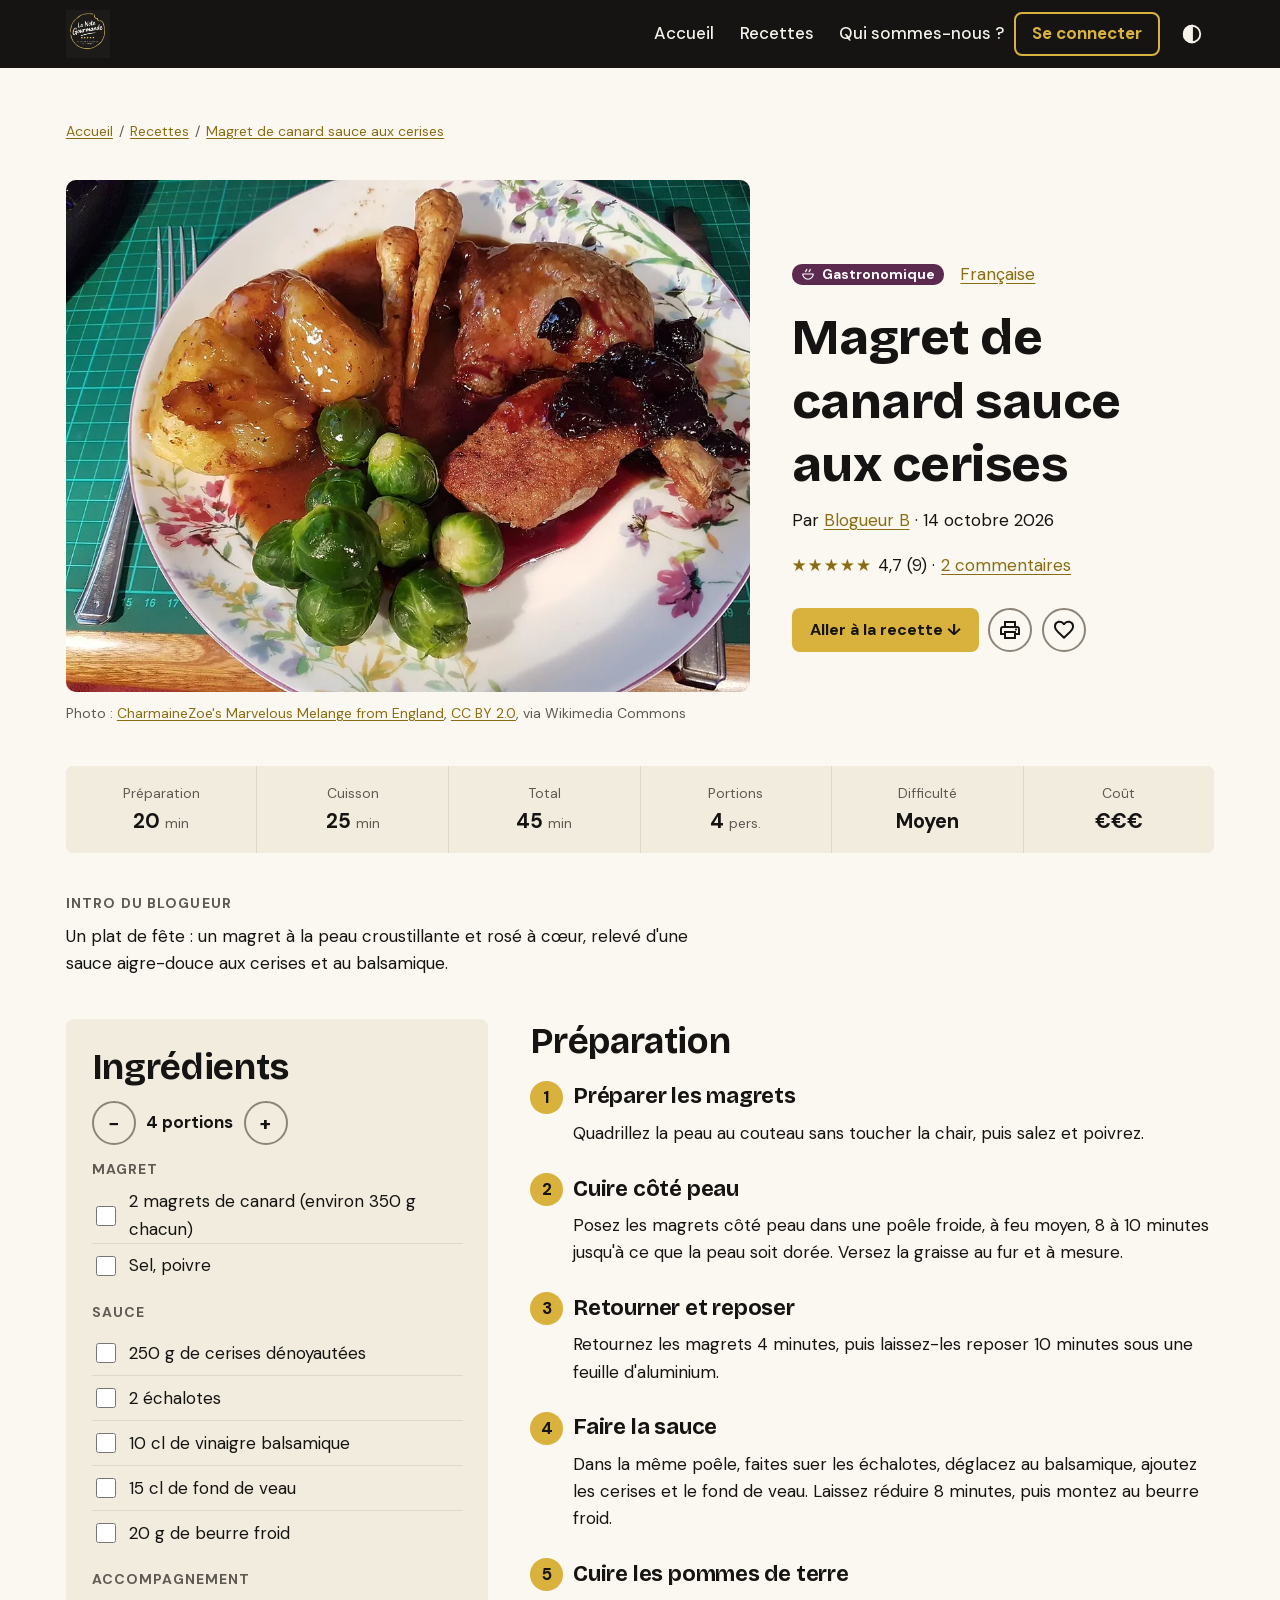
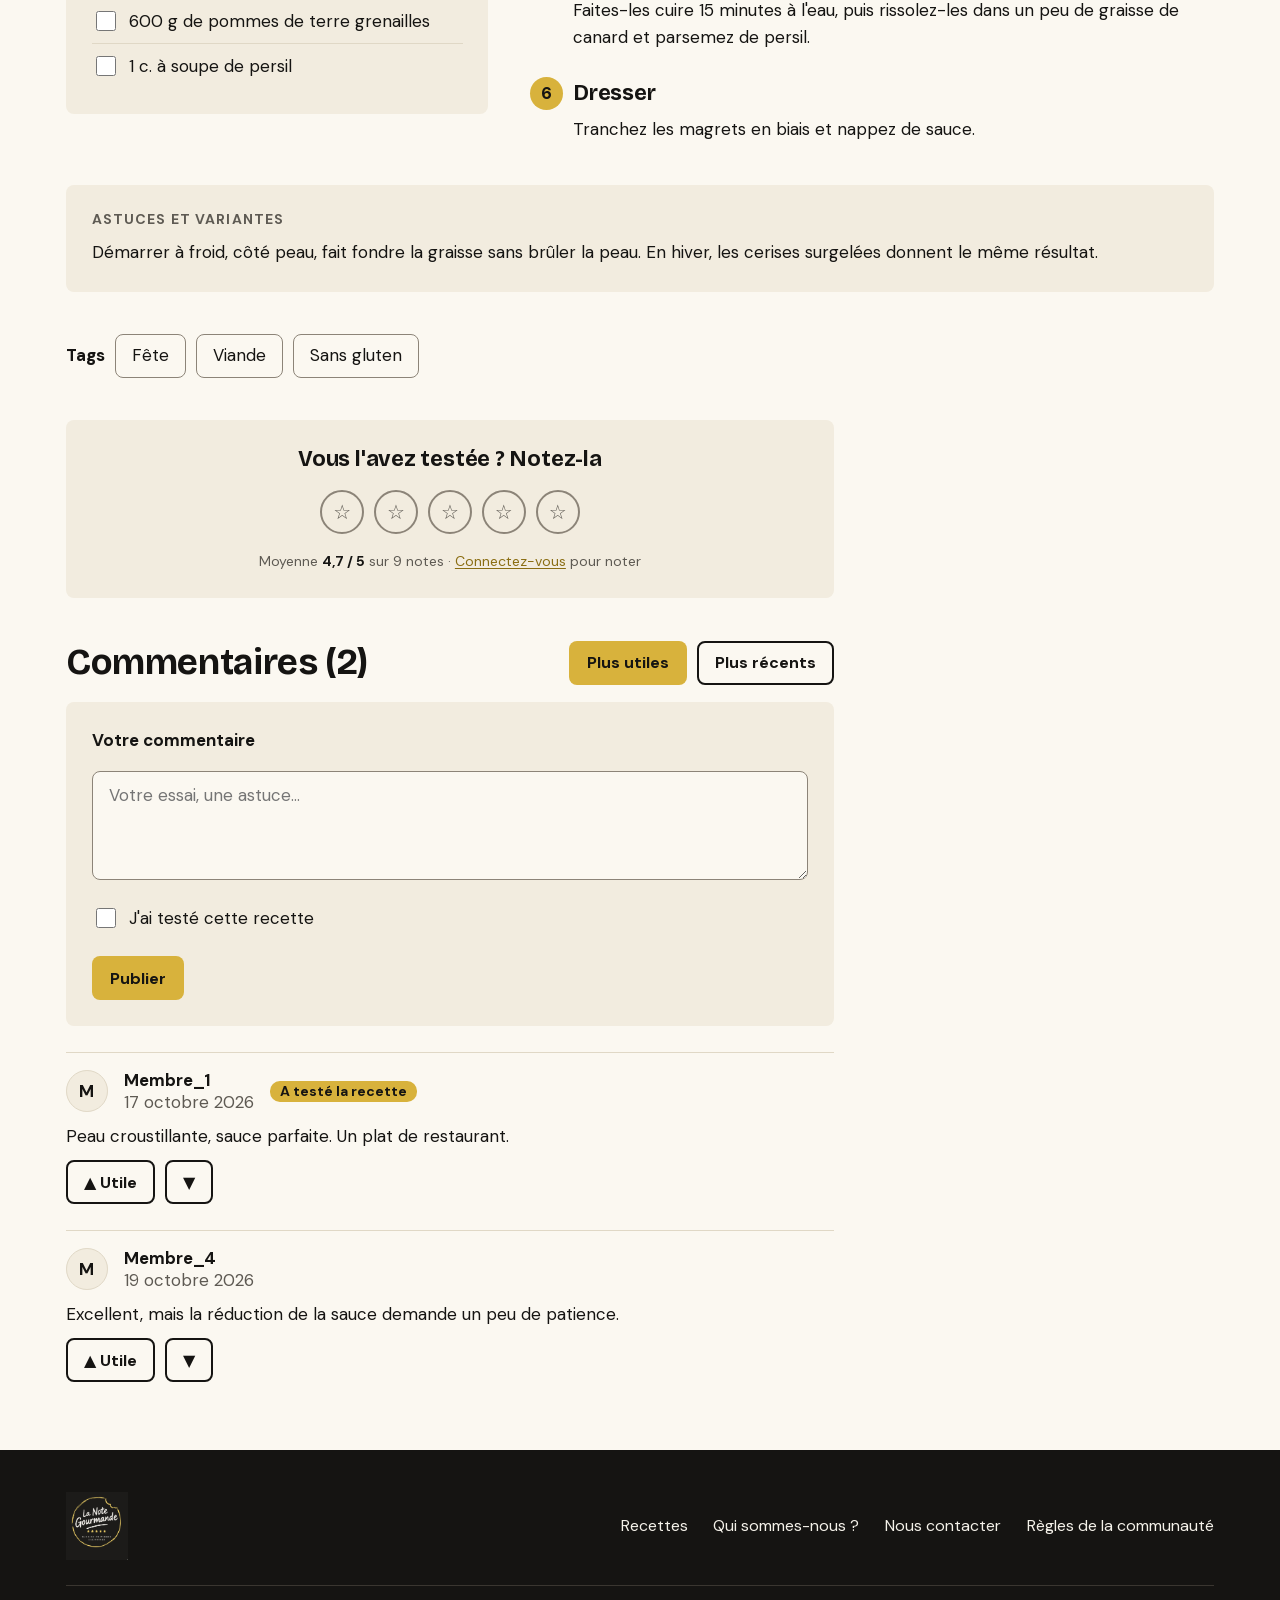
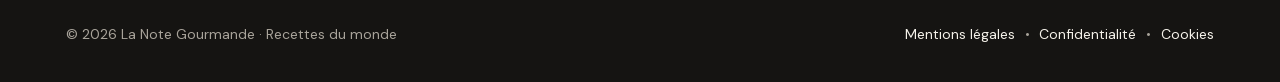
<file: recette-magret-canard-cerises.html>
<!doctype html>
<html lang="fr">

<head>
  <meta charset="utf-8">
  <meta name="viewport" content="width=device-width, initial-scale=1">
  <title>Magret de canard sauce aux cerises — La Note Gourmande</title>
  <meta name="description" content="Un plat de fête : un magret à la peau croustillante et rosé à cœur, relevé d&#x27;une sauce aigre-douce aux cerises et au balsamique.">
  <link rel="icon" type="image/png" sizes="32x32" href="assets/image/la-note-gourmande-favicon/favicon-32.png">
  <link rel="apple-touch-icon" href="assets/image/la-note-gourmande-favicon/apple-touch-icon.png">
  <link rel="stylesheet" href="style.css">
  <link rel="stylesheet" href="recette.css">
  <script src="js/site.js"></script>
</head>

<body>

  <a class="lien-evitement" href="#contenu">Aller au contenu</a>

  <!-- En-tête commun (plus tard header.php). Pas de loupe ici : cette page n'a pas de champ de recherche. -->
  <header class="entete">
    <a href="index.html" class="entete__logo"><img src="assets/image/logo/la-note-gourmande-noir-or_v1.png"
        alt="La Note Gourmande, accueil" height="48"></a>
    <nav class="entete__nav" aria-label="Menu principal">
      <ul>
        <li><a href="index.html">Accueil</a></li>
        <li><a href="catalogue.html">Recettes</a></li>
        <li><a href="#">Qui sommes-nous ?</a></li>
      </ul>
    </nav>
    <a href="#" class="entete__connexion">Se connecter</a>
    <button type="button" class="theme-btn" aria-label="Passer au thème clair">
      <svg viewBox="0 0 24 24" fill="none" stroke="currentColor" stroke-width="2" aria-hidden="true">
        <circle cx="12" cy="12" r="9" />
        <path d="M12 3a9 9 0 0 1 0 18z" fill="currentColor" />
      </svg>
    </button>
    <button type="button" class="burger" aria-label="Ouvrir le menu" aria-haspopup="dialog"
      aria-controls="menu">☰</button>
  </header>

  <dialog id="menu" class="menu" aria-label="Menu principal">
    <div class="menu__entete">
      <strong>Menu</strong>
      <button type="button" class="menu__fermer" aria-label="Fermer le menu">✕</button>
    </div>
    <ul>
      <li><a href="index.html">Accueil</a></li>
      <li><a href="catalogue.html">Recettes</a></li>
      <li><a href="#">Qui sommes-nous ?</a></li>
      <li><a href="#">Se connecter</a></li>
    </ul>
  </dialog>

  <main id="contenu" class="conteneur">

    <nav class="fil-ariane" aria-label="Fil d'Ariane">
      <ol>
        <li><a href="index.html">Accueil</a></li>
        <li><a href="catalogue.html">Recettes</a></li>
        <li><a href="recette-magret-canard-cerises.html" aria-current="page">Magret de canard sauce aux cerises</a></li>
      </ol>
    </nav>

    <article class="recette">

      <!-- Données d'exemple. Photo : voir assets/image/recettes/CREDITS.md -->
      <header class="recette__tete">
        <figure class="recette__photo">
          <img class="photo" src="assets/image/recettes/magret-canard-cerises.webp" alt="Canard rôti à la peau dorée, nappé de cerises, avec des pommes de terre rôties et des choux de Bruxelles" width="1000" height="750">
          <figcaption>Photo : <a href="https://commons.wikimedia.org/wiki/File:Roast_Duck_Breast_%26_Leg_with_cherry_sauce,_roast_parsnips,_potatoes,_sprouts_and_gravy._(45566092424).jpg">CharmaineZoe&#x27;s Marvelous Melange from England</a>, <a href="https://creativecommons.org/licenses/by/2.0">CC BY 2.0</a>, via Wikimedia Commons</figcaption>
        </figure>

        <div class="recette__titre">
          <p class="recette__cats">
            <span class="badge" data-cat="gastronomique">
              <svg viewBox="0 0 24 24" fill="none" stroke="currentColor" stroke-width="2" stroke-linecap="round"
                stroke-linejoin="round" aria-hidden="true">
                <path d="M3 12h18a9 9 0 0 1-18 0z" />
                <path d="M8 8c0-2 2-2 2-4M14 8c0-2 2-2 2-4" />
              </svg>
              Gastronomique
            </span>
            <a href="catalogue.html?region[]=europe">Française</a>
          </p>

          <h1>Magret de canard sauce aux cerises</h1>

          <p class="recette__auteur">Par <a href="#">Blogueur B</a> · <time datetime="2026-10-14">14 octobre 2026</time></p>

          <p class="recette__note">
            <span class="etoiles" role="img" aria-label="4,7 sur 5">★★★★★</span>
            4,7 (9) · <a href="#commentaires">2 commentaires</a>
          </p>

          <div class="actions">
            <a class="btn btn--or" href="#ingredients">Aller à la recette ↓</a>
            <button type="button" class="rond" aria-label="Imprimer la recette"><span class="icone icone--imprimer"
                aria-hidden="true"></span></button>
            <button type="button" class="rond" aria-label="Ajouter aux favoris" aria-pressed="false"><span
                class="icone icone--coeur" aria-hidden="true"></span></button>
          </div>
        </div>
      </header>

      <dl class="stats">
        <div>
          <dt>Préparation</dt>
          <dd>20 <small>min</small></dd>
        </div>
        <div>
          <dt>Cuisson</dt>
          <dd>25 <small>min</small></dd>
        </div>
        <div>
          <dt>Total</dt>
          <dd>45 <small>min</small></dd>
        </div>
        <div>
          <dt>Portions</dt>
          <dd>4 <small>pers.</small></dd>
        </div>
        <div>
          <dt>Difficulté</dt>
          <dd>Moyen</dd>
        </div>
        <div>
          <dt>Coût</dt>
          <dd>€€€ <span class="sr-only">(élevé)</span></dd>
        </div>
      </dl>

      <section class="intro" aria-labelledby="t-intro">
        <h2 id="t-intro" class="etiquette">Intro du blogueur</h2>
        <p>Un plat de fête : un magret à la peau croustillante et rosé à cœur, relevé d'une sauce aigre-douce aux cerises et au balsamique.</p>
      </section>

      <div class="recette__corps">

        <section class="ingredients carte-bloc" id="ingredients" aria-labelledby="t-ingredients">
          <div class="ingredients__entete">
            <h2 id="t-ingredients">Ingrédients</h2>
            <div class="portions" role="group" aria-label="Nombre de portions">
              <button type="button" class="rond" aria-label="Une portion de moins">−</button>
              <output>4 portions</output>
              <button type="button" class="rond" aria-label="Une portion de plus">+</button>
            </div>
          </div>

          <h3 class="etiquette">Magret</h3>
          <ul class="liste-ingredients">
            <li><label><input type="checkbox"> 2 magrets de canard (environ 350 g chacun)</label></li>
            <li><label><input type="checkbox"> Sel, poivre</label></li>
          </ul>

          <h3 class="etiquette">Sauce</h3>
          <ul class="liste-ingredients">
            <li><label><input type="checkbox"> 250 g de cerises dénoyautées</label></li>
            <li><label><input type="checkbox"> 2 échalotes</label></li>
            <li><label><input type="checkbox"> 10 cl de vinaigre balsamique</label></li>
            <li><label><input type="checkbox"> 15 cl de fond de veau</label></li>
            <li><label><input type="checkbox"> 20 g de beurre froid</label></li>
          </ul>

          <h3 class="etiquette">Accompagnement</h3>
          <ul class="liste-ingredients">
            <li><label><input type="checkbox"> 600 g de pommes de terre grenailles</label></li>
            <li><label><input type="checkbox"> 1 c. à soupe de persil</label></li>
          </ul>
        </section>

        <section class="preparation" aria-labelledby="t-preparation">
          <h2 id="t-preparation">Préparation</h2>
          <ol class="etapes">
            <li>
              <span class="num" aria-hidden="true">1</span>
              <h3>Préparer les magrets</h3>
              <p>Quadrillez la peau au couteau sans toucher la chair, puis salez et poivrez.</p>
            </li>
            <li>
              <span class="num" aria-hidden="true">2</span>
              <h3>Cuire côté peau</h3>
              <p>Posez les magrets côté peau dans une poêle froide, à feu moyen, 8 à 10 minutes jusqu'à ce que la peau soit dorée. Versez la graisse au fur et à mesure.</p>
            </li>
            <li>
              <span class="num" aria-hidden="true">3</span>
              <h3>Retourner et reposer</h3>
              <p>Retournez les magrets 4 minutes, puis laissez-les reposer 10 minutes sous une feuille d'aluminium.</p>
            </li>
            <li>
              <span class="num" aria-hidden="true">4</span>
              <h3>Faire la sauce</h3>
              <p>Dans la même poêle, faites suer les échalotes, déglacez au balsamique, ajoutez les cerises et le fond de veau. Laissez réduire 8 minutes, puis montez au beurre froid.</p>
            </li>
            <li>
              <span class="num" aria-hidden="true">5</span>
              <h3>Cuire les pommes de terre</h3>
              <p>Faites-les cuire 15 minutes à l'eau, puis rissolez-les dans un peu de graisse de canard et parsemez de persil.</p>
            </li>
            <li>
              <span class="num" aria-hidden="true">6</span>
              <h3>Dresser</h3>
              <p>Tranchez les magrets en biais et nappez de sauce.</p>
            </li>
          </ol>
        </section>
      </div>

      <section class="astuces carte-bloc" aria-labelledby="t-astuces">
        <h2 id="t-astuces" class="etiquette">Astuces et variantes</h2>
        <p>Démarrer à froid, côté peau, fait fondre la graisse sans brûler la peau. En hiver, les cerises surgelées donnent le même résultat.</p>
      </section>

      <section class="tags" aria-labelledby="t-tags">
        <h2 id="t-tags" class="tags__titre">Tags</h2>
        <ul>
          <li><a href="catalogue.html?tag[]=fete">Fête</a></li>
          <li><a href="catalogue.html?tag[]=viande">Viande</a></li>
          <li><a href="catalogue.html?tag[]=sans-gluten">Sans gluten</a></li>
        </ul>
      </section>

      <div class="communaute">

        <section class="notation carte-bloc" aria-labelledby="t-notation">
          <h2 id="t-notation">Vous l'avez testée ? Notez-la</h2>
          <div class="notation__etoiles" role="group" aria-label="Votre note sur 5">
            <button type="button" class="rond" aria-pressed="false" aria-label="1 étoile">☆</button>
            <button type="button" class="rond" aria-pressed="false" aria-label="2 étoiles">☆</button>
            <button type="button" class="rond" aria-pressed="false" aria-label="3 étoiles">☆</button>
            <button type="button" class="rond" aria-pressed="false" aria-label="4 étoiles">☆</button>
            <button type="button" class="rond" aria-pressed="false" aria-label="5 étoiles">☆</button>
          </div>
          <p class="notation__moyenne">Moyenne <strong>4,7 / 5</strong> sur 9 notes ·
            <a href="#">Connectez-vous</a> pour noter
          </p>
        </section>

        <section class="commentaires" id="commentaires" aria-labelledby="t-commentaires">
          <div class="commentaires__entete">
            <h2 id="t-commentaires">Commentaires (2)</h2>
            <div class="tri-commentaires" role="group" aria-label="Trier les commentaires">
              <button type="button" class="btn btn--or" aria-pressed="true">Plus utiles</button>
              <button type="button" class="btn btn--contour" aria-pressed="false">Plus récents</button>
            </div>
          </div>

          <form class="formulaire-commentaire carte-bloc" action="#" method="post">
            <label for="commentaire">Votre commentaire</label>
            <textarea id="commentaire" name="commentaire" placeholder="Votre essai, une astuce..."></textarea>
            <label class="case"><input type="checkbox" name="teste"> J'ai testé cette recette</label>
            <button type="submit" class="btn btn--or">Publier</button>
          </form>

          <ul class="liste-commentaires">
            <li>
              <div class="membre">
                <span class="avatar" aria-hidden="true">M</span>
                <p><strong>Membre_1</strong><br><time datetime="2026-10-17">17 octobre 2026</time></p>
                <span class="a-teste">A testé la recette</span>
              </div>
              <p class="commentaire">Peau croustillante, sauce parfaite. Un plat de restaurant.</p>
              <div class="votes">
                <button type="button" class="btn btn--contour" aria-label="Utile">▲ Utile</button>
                <button type="button" class="btn btn--contour" aria-label="Pas utile">▼</button>
              </div>
            </li>
            <li>
              <div class="membre">
                <span class="avatar" aria-hidden="true">M</span>
                <p><strong>Membre_4</strong><br><time datetime="2026-10-19">19 octobre 2026</time></p>
              </div>
              <p class="commentaire">Excellent, mais la réduction de la sauce demande un peu de patience.</p>
              <div class="votes">
                <button type="button" class="btn btn--contour" aria-label="Utile">▲ Utile</button>
                <button type="button" class="btn btn--contour" aria-label="Pas utile">▼</button>
              </div>
            </li>
          </ul>
        </section>

      </div>
    </article>
  </main>

  <!-- Pied de page commun (plus tard footer.php) -->
  <footer class="pied">
    <div class="pied__haut">
      <a href="index.html" class="pied__logo"><img src="assets/image/logo/la-note-gourmande-noir-or_v1.png" alt="La Note Gourmande, accueil" height="68"></a>
      <nav aria-label="Pied de page">
        <ul class="pied__liens">
          <li><a href="catalogue.html">Recettes</a></li>
          <li><a href="#">Qui sommes-nous ?</a></li>
          <li><a href="#">Nous contacter</a></li>
          <li><a href="#">Règles de la communauté</a></li>
        </ul>
      </nav>
    </div>
    <div class="pied__bas">
      <p>© 2026 La Note Gourmande · Recettes du monde</p>
      <ul class="pied__legal" aria-label="Informations légales">
        <li><a href="#">Mentions légales</a></li>
        <li><a href="#">Confidentialité</a></li>
        <li><a href="#">Cookies</a></li>
      </ul>
    </div>
  </footer>

</body>

</html>
</file>
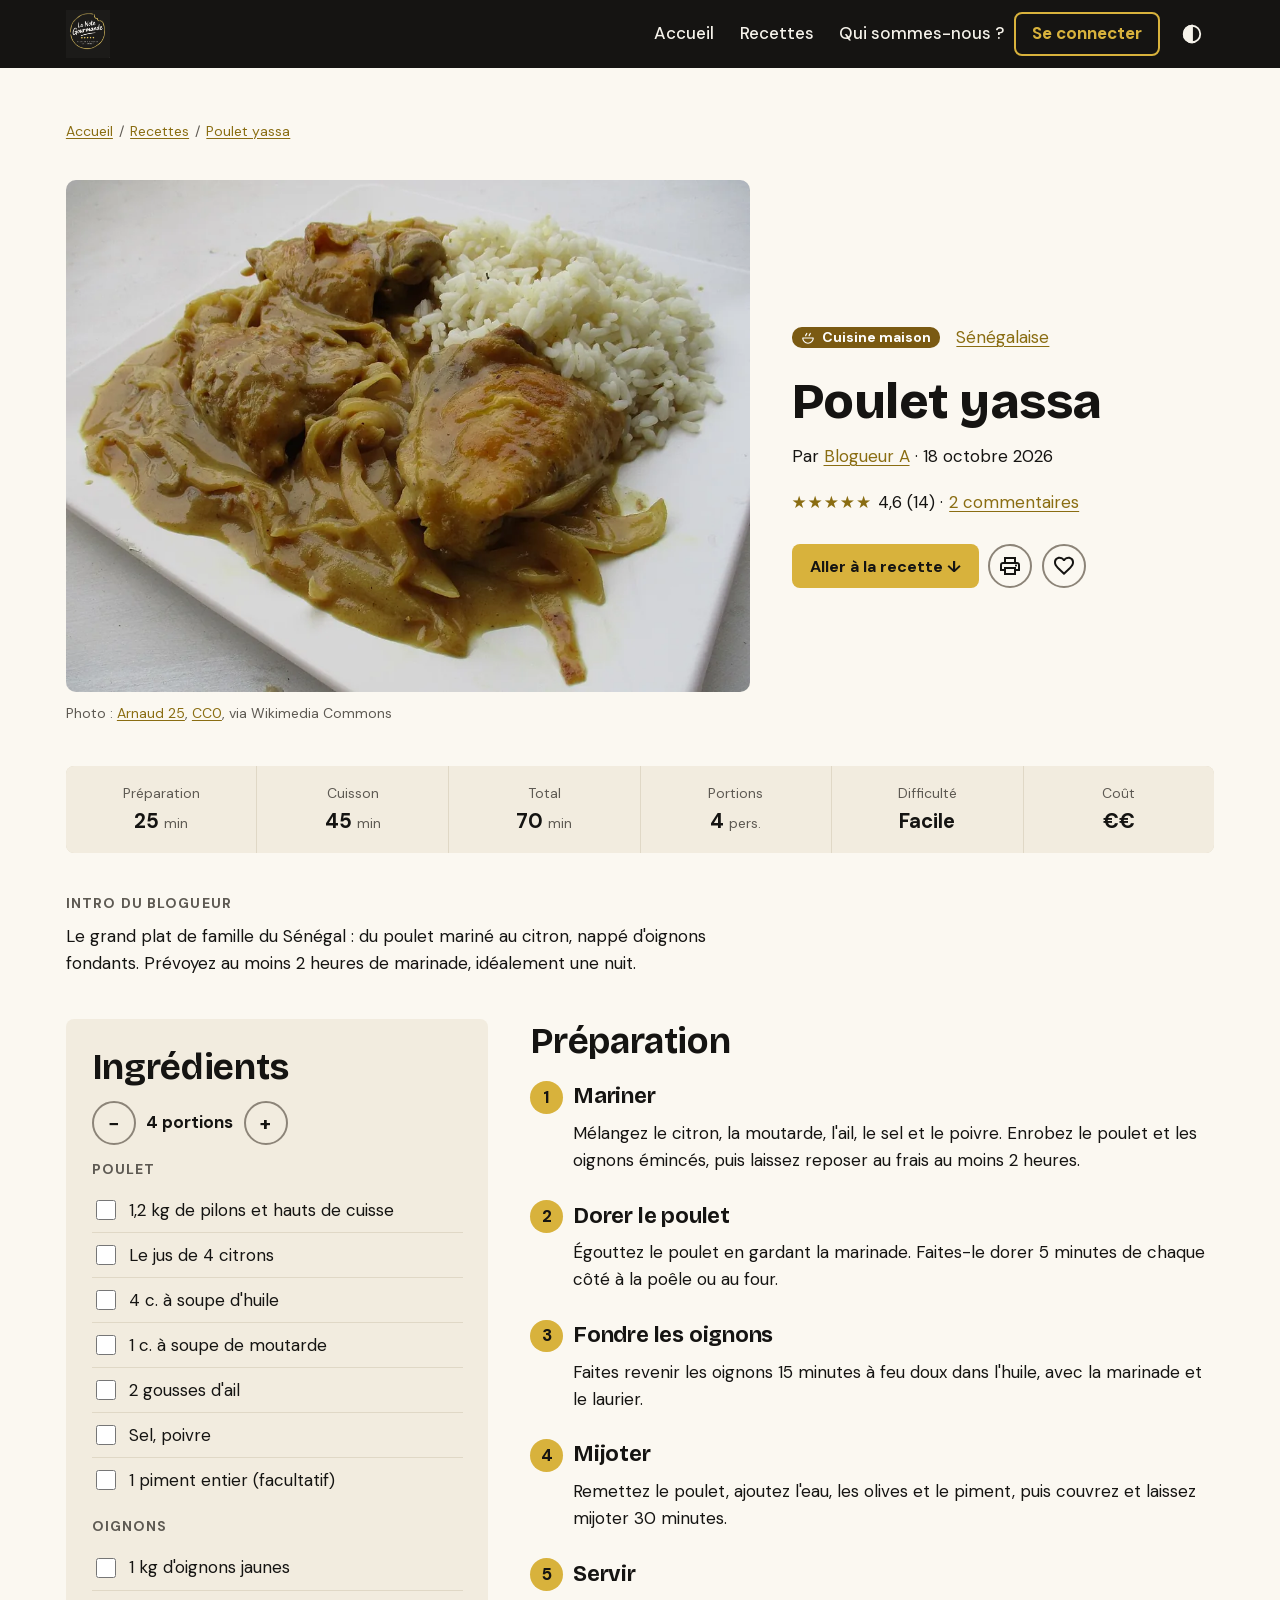
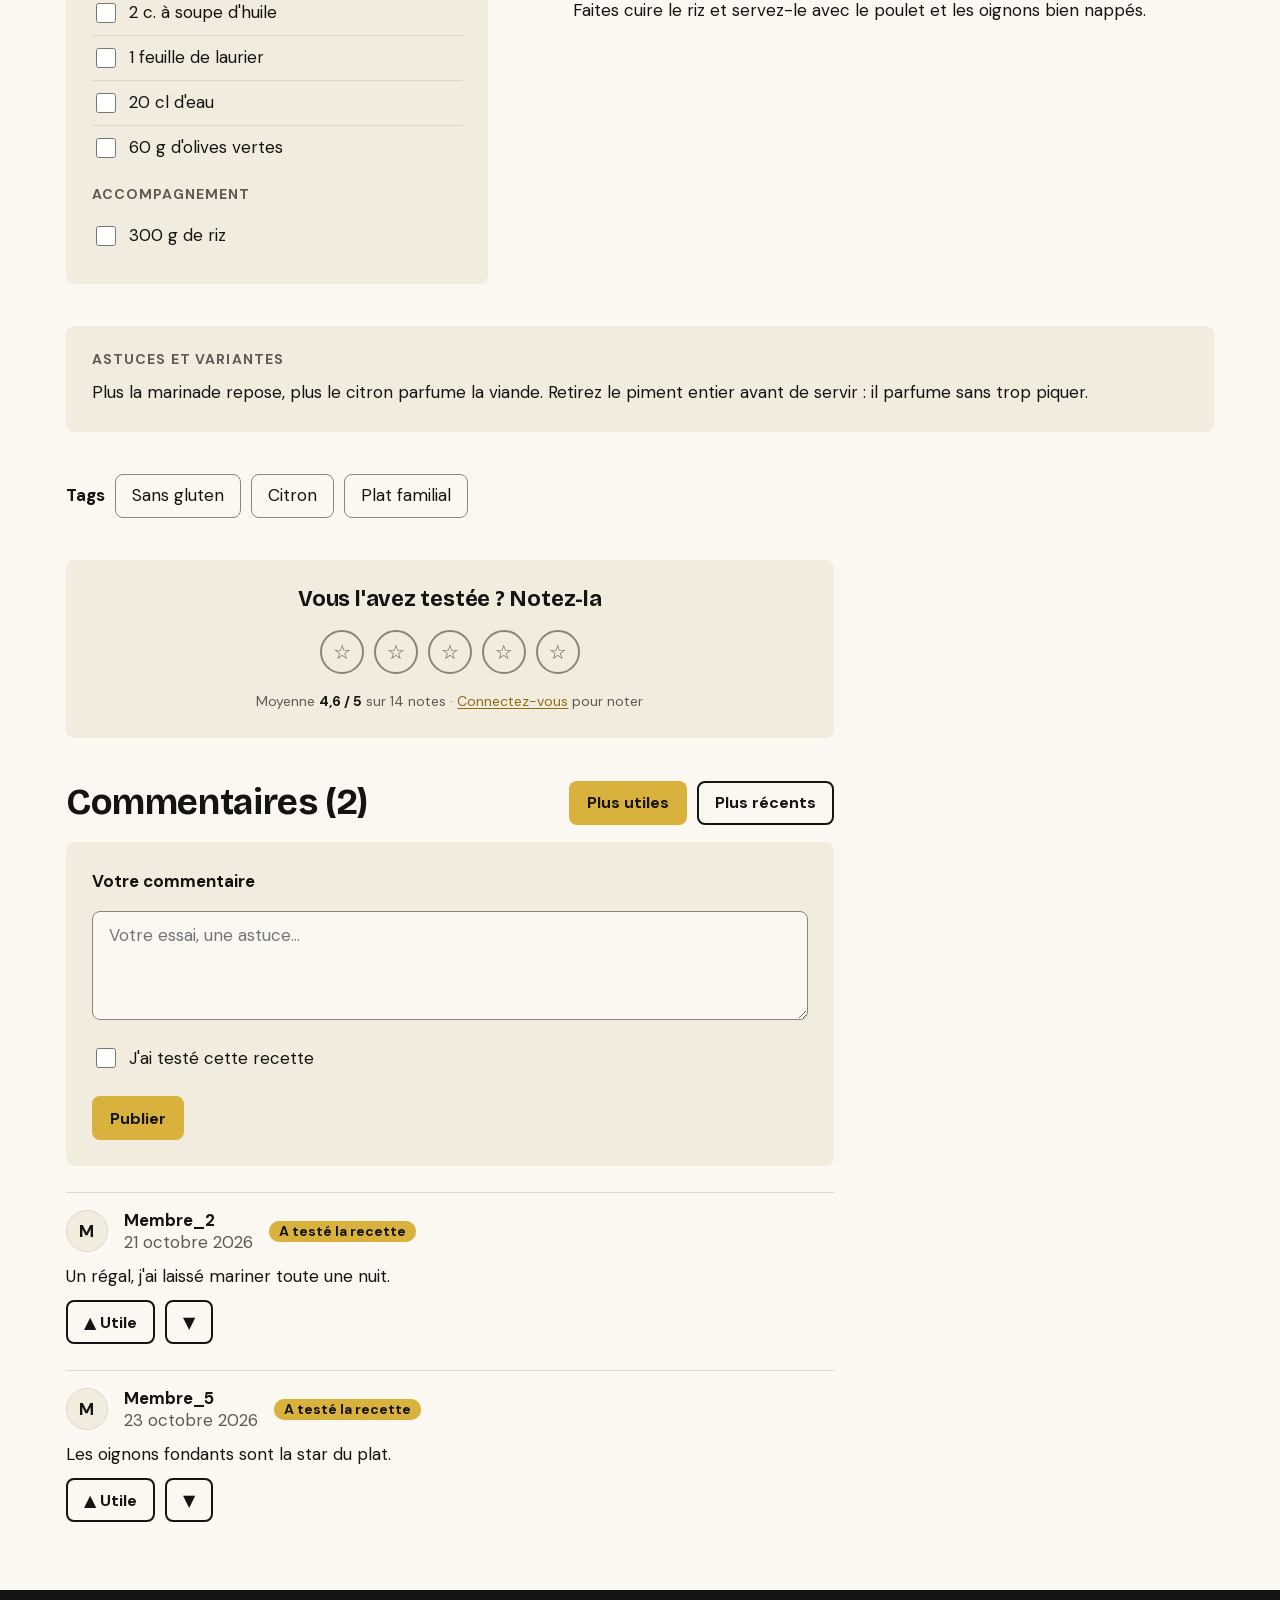
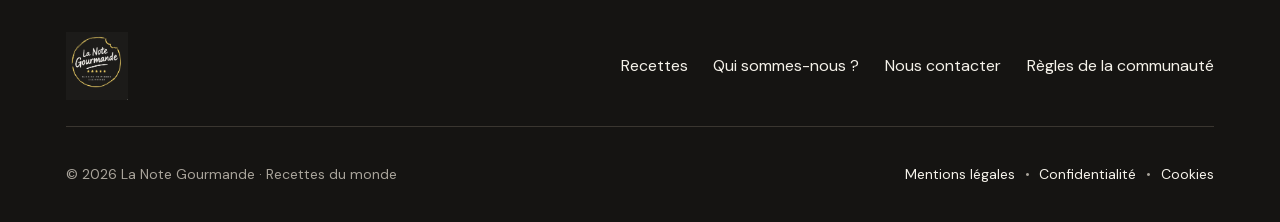
<file: recette-poulet-yassa.html>
<!doctype html>
<html lang="fr">

<head>
  <meta charset="utf-8">
  <meta name="viewport" content="width=device-width, initial-scale=1">
  <title>Poulet yassa — La Note Gourmande</title>
  <meta name="description" content="Le grand plat de famille du Sénégal : du poulet mariné au citron, nappé d&#x27;oignons fondants.">
  <link rel="icon" type="image/png" sizes="32x32" href="assets/image/la-note-gourmande-favicon/favicon-32.png">
  <link rel="apple-touch-icon" href="assets/image/la-note-gourmande-favicon/apple-touch-icon.png">
  <link rel="stylesheet" href="style.css">
  <link rel="stylesheet" href="recette.css">
  <script src="js/site.js"></script>
</head>

<body>

  <a class="lien-evitement" href="#contenu">Aller au contenu</a>

  <!-- En-tête commun (plus tard header.php). Pas de loupe ici : cette page n'a pas de champ de recherche. -->
  <header class="entete">
    <a href="index.html" class="entete__logo"><img src="assets/image/logo/la-note-gourmande-noir-or_v1.png"
        alt="La Note Gourmande, accueil" height="48"></a>
    <nav class="entete__nav" aria-label="Menu principal">
      <ul>
        <li><a href="index.html">Accueil</a></li>
        <li><a href="catalogue.html">Recettes</a></li>
        <li><a href="#">Qui sommes-nous ?</a></li>
      </ul>
    </nav>
    <a href="#" class="entete__connexion">Se connecter</a>
    <button type="button" class="theme-btn" aria-label="Passer au thème clair">
      <svg viewBox="0 0 24 24" fill="none" stroke="currentColor" stroke-width="2" aria-hidden="true">
        <circle cx="12" cy="12" r="9" />
        <path d="M12 3a9 9 0 0 1 0 18z" fill="currentColor" />
      </svg>
    </button>
    <button type="button" class="burger" aria-label="Ouvrir le menu" aria-haspopup="dialog"
      aria-controls="menu">☰</button>
  </header>

  <dialog id="menu" class="menu" aria-label="Menu principal">
    <div class="menu__entete">
      <strong>Menu</strong>
      <button type="button" class="menu__fermer" aria-label="Fermer le menu">✕</button>
    </div>
    <ul>
      <li><a href="index.html">Accueil</a></li>
      <li><a href="catalogue.html">Recettes</a></li>
      <li><a href="#">Qui sommes-nous ?</a></li>
      <li><a href="#">Se connecter</a></li>
    </ul>
  </dialog>

  <main id="contenu" class="conteneur">

    <nav class="fil-ariane" aria-label="Fil d'Ariane">
      <ol>
        <li><a href="index.html">Accueil</a></li>
        <li><a href="catalogue.html">Recettes</a></li>
        <li><a href="recette-poulet-yassa.html" aria-current="page">Poulet yassa</a></li>
      </ol>
    </nav>

    <article class="recette">

      <!-- Données d'exemple. Photo : voir assets/image/recettes/CREDITS.md -->
      <header class="recette__tete">
        <figure class="recette__photo">
          <img class="photo" src="assets/image/recettes/poulet-yassa.webp" alt="Poulet yassa : des cuisses de poulet dans une sauce aux oignons, avec du riz blanc" width="1000" height="750">
          <figcaption>Photo : <a href="https://commons.wikimedia.org/wiki/File:Poulet_yassa_01.jpg">Arnaud 25</a>, <a href="http://creativecommons.org/publicdomain/zero/1.0/deed.en">CC0</a>, via Wikimedia Commons</figcaption>
        </figure>

        <div class="recette__titre">
          <p class="recette__cats">
            <span class="badge" data-cat="cuisine-maison">
              <svg viewBox="0 0 24 24" fill="none" stroke="currentColor" stroke-width="2" stroke-linecap="round"
                stroke-linejoin="round" aria-hidden="true">
                <path d="M3 12h18a9 9 0 0 1-18 0z" />
                <path d="M8 8c0-2 2-2 2-4M14 8c0-2 2-2 2-4" />
              </svg>
              Cuisine maison
            </span>
            <a href="catalogue.html?region[]=afrique">Sénégalaise</a>
          </p>

          <h1>Poulet yassa</h1>

          <p class="recette__auteur">Par <a href="#">Blogueur A</a> · <time datetime="2026-10-18">18 octobre 2026</time></p>

          <p class="recette__note">
            <span class="etoiles" role="img" aria-label="4,6 sur 5">★★★★★</span>
            4,6 (14) · <a href="#commentaires">2 commentaires</a>
          </p>

          <div class="actions">
            <a class="btn btn--or" href="#ingredients">Aller à la recette ↓</a>
            <button type="button" class="rond" aria-label="Imprimer la recette"><span class="icone icone--imprimer"
                aria-hidden="true"></span></button>
            <button type="button" class="rond" aria-label="Ajouter aux favoris" aria-pressed="false"><span
                class="icone icone--coeur" aria-hidden="true"></span></button>
          </div>
        </div>
      </header>

      <dl class="stats">
        <div>
          <dt>Préparation</dt>
          <dd>25 <small>min</small></dd>
        </div>
        <div>
          <dt>Cuisson</dt>
          <dd>45 <small>min</small></dd>
        </div>
        <div>
          <dt>Total</dt>
          <dd>70 <small>min</small></dd>
        </div>
        <div>
          <dt>Portions</dt>
          <dd>4 <small>pers.</small></dd>
        </div>
        <div>
          <dt>Difficulté</dt>
          <dd>Facile</dd>
        </div>
        <div>
          <dt>Coût</dt>
          <dd>€€ <span class="sr-only">(moyen)</span></dd>
        </div>
      </dl>

      <section class="intro" aria-labelledby="t-intro">
        <h2 id="t-intro" class="etiquette">Intro du blogueur</h2>
        <p>Le grand plat de famille du Sénégal : du poulet mariné au citron, nappé d'oignons fondants. Prévoyez au moins 2 heures de marinade, idéalement une nuit.</p>
      </section>

      <div class="recette__corps">

        <section class="ingredients carte-bloc" id="ingredients" aria-labelledby="t-ingredients">
          <div class="ingredients__entete">
            <h2 id="t-ingredients">Ingrédients</h2>
            <div class="portions" role="group" aria-label="Nombre de portions">
              <button type="button" class="rond" aria-label="Une portion de moins">−</button>
              <output>4 portions</output>
              <button type="button" class="rond" aria-label="Une portion de plus">+</button>
            </div>
          </div>

          <h3 class="etiquette">Poulet</h3>
          <ul class="liste-ingredients">
            <li><label><input type="checkbox"> 1,2 kg de pilons et hauts de cuisse</label></li>
            <li><label><input type="checkbox"> Le jus de 4 citrons</label></li>
            <li><label><input type="checkbox"> 4 c. à soupe d'huile</label></li>
            <li><label><input type="checkbox"> 1 c. à soupe de moutarde</label></li>
            <li><label><input type="checkbox"> 2 gousses d'ail</label></li>
            <li><label><input type="checkbox"> Sel, poivre</label></li>
            <li><label><input type="checkbox"> 1 piment entier (facultatif)</label></li>
          </ul>

          <h3 class="etiquette">Oignons</h3>
          <ul class="liste-ingredients">
            <li><label><input type="checkbox"> 1 kg d'oignons jaunes</label></li>
            <li><label><input type="checkbox"> 2 c. à soupe d'huile</label></li>
            <li><label><input type="checkbox"> 1 feuille de laurier</label></li>
            <li><label><input type="checkbox"> 20 cl d'eau</label></li>
            <li><label><input type="checkbox"> 60 g d'olives vertes</label></li>
          </ul>

          <h3 class="etiquette">Accompagnement</h3>
          <ul class="liste-ingredients">
            <li><label><input type="checkbox"> 300 g de riz</label></li>
          </ul>
        </section>

        <section class="preparation" aria-labelledby="t-preparation">
          <h2 id="t-preparation">Préparation</h2>
          <ol class="etapes">
            <li>
              <span class="num" aria-hidden="true">1</span>
              <h3>Mariner</h3>
              <p>Mélangez le citron, la moutarde, l'ail, le sel et le poivre. Enrobez le poulet et les oignons émincés, puis laissez reposer au frais au moins 2 heures.</p>
            </li>
            <li>
              <span class="num" aria-hidden="true">2</span>
              <h3>Dorer le poulet</h3>
              <p>Égouttez le poulet en gardant la marinade. Faites-le dorer 5 minutes de chaque côté à la poêle ou au four.</p>
            </li>
            <li>
              <span class="num" aria-hidden="true">3</span>
              <h3>Fondre les oignons</h3>
              <p>Faites revenir les oignons 15 minutes à feu doux dans l'huile, avec la marinade et le laurier.</p>
            </li>
            <li>
              <span class="num" aria-hidden="true">4</span>
              <h3>Mijoter</h3>
              <p>Remettez le poulet, ajoutez l'eau, les olives et le piment, puis couvrez et laissez mijoter 30 minutes.</p>
            </li>
            <li>
              <span class="num" aria-hidden="true">5</span>
              <h3>Servir</h3>
              <p>Faites cuire le riz et servez-le avec le poulet et les oignons bien nappés.</p>
            </li>
          </ol>
        </section>
      </div>

      <section class="astuces carte-bloc" aria-labelledby="t-astuces">
        <h2 id="t-astuces" class="etiquette">Astuces et variantes</h2>
        <p>Plus la marinade repose, plus le citron parfume la viande. Retirez le piment entier avant de servir : il parfume sans trop piquer.</p>
      </section>

      <section class="tags" aria-labelledby="t-tags">
        <h2 id="t-tags" class="tags__titre">Tags</h2>
        <ul>
          <li><a href="catalogue.html?tag[]=sans-gluten">Sans gluten</a></li>
          <li><a href="catalogue.html?tag[]=citron">Citron</a></li>
          <li><a href="catalogue.html?tag[]=plat-familial">Plat familial</a></li>
        </ul>
      </section>

      <div class="communaute">

        <section class="notation carte-bloc" aria-labelledby="t-notation">
          <h2 id="t-notation">Vous l'avez testée ? Notez-la</h2>
          <div class="notation__etoiles" role="group" aria-label="Votre note sur 5">
            <button type="button" class="rond" aria-pressed="false" aria-label="1 étoile">☆</button>
            <button type="button" class="rond" aria-pressed="false" aria-label="2 étoiles">☆</button>
            <button type="button" class="rond" aria-pressed="false" aria-label="3 étoiles">☆</button>
            <button type="button" class="rond" aria-pressed="false" aria-label="4 étoiles">☆</button>
            <button type="button" class="rond" aria-pressed="false" aria-label="5 étoiles">☆</button>
          </div>
          <p class="notation__moyenne">Moyenne <strong>4,6 / 5</strong> sur 14 notes ·
            <a href="#">Connectez-vous</a> pour noter
          </p>
        </section>

        <section class="commentaires" id="commentaires" aria-labelledby="t-commentaires">
          <div class="commentaires__entete">
            <h2 id="t-commentaires">Commentaires (2)</h2>
            <div class="tri-commentaires" role="group" aria-label="Trier les commentaires">
              <button type="button" class="btn btn--or" aria-pressed="true">Plus utiles</button>
              <button type="button" class="btn btn--contour" aria-pressed="false">Plus récents</button>
            </div>
          </div>

          <form class="formulaire-commentaire carte-bloc" action="#" method="post">
            <label for="commentaire">Votre commentaire</label>
            <textarea id="commentaire" name="commentaire" placeholder="Votre essai, une astuce..."></textarea>
            <label class="case"><input type="checkbox" name="teste"> J'ai testé cette recette</label>
            <button type="submit" class="btn btn--or">Publier</button>
          </form>

          <ul class="liste-commentaires">
            <li>
              <div class="membre">
                <span class="avatar" aria-hidden="true">M</span>
                <p><strong>Membre_2</strong><br><time datetime="2026-10-21">21 octobre 2026</time></p>
                <span class="a-teste">A testé la recette</span>
              </div>
              <p class="commentaire">Un régal, j'ai laissé mariner toute une nuit.</p>
              <div class="votes">
                <button type="button" class="btn btn--contour" aria-label="Utile">▲ Utile</button>
                <button type="button" class="btn btn--contour" aria-label="Pas utile">▼</button>
              </div>
            </li>
            <li>
              <div class="membre">
                <span class="avatar" aria-hidden="true">M</span>
                <p><strong>Membre_5</strong><br><time datetime="2026-10-23">23 octobre 2026</time></p>
                <span class="a-teste">A testé la recette</span>
              </div>
              <p class="commentaire">Les oignons fondants sont la star du plat.</p>
              <div class="votes">
                <button type="button" class="btn btn--contour" aria-label="Utile">▲ Utile</button>
                <button type="button" class="btn btn--contour" aria-label="Pas utile">▼</button>
              </div>
            </li>
          </ul>
        </section>

      </div>
    </article>
  </main>

  <!-- Pied de page commun (plus tard footer.php) -->
  <footer class="pied">
    <div class="pied__haut">
      <a href="index.html" class="pied__logo"><img src="assets/image/logo/la-note-gourmande-noir-or_v1.png" alt="La Note Gourmande, accueil" height="68"></a>
      <nav aria-label="Pied de page">
        <ul class="pied__liens">
          <li><a href="catalogue.html">Recettes</a></li>
          <li><a href="#">Qui sommes-nous ?</a></li>
          <li><a href="#">Nous contacter</a></li>
          <li><a href="#">Règles de la communauté</a></li>
        </ul>
      </nav>
    </div>
    <div class="pied__bas">
      <p>© 2026 La Note Gourmande · Recettes du monde</p>
      <ul class="pied__legal" aria-label="Informations légales">
        <li><a href="#">Mentions légales</a></li>
        <li><a href="#">Confidentialité</a></li>
        <li><a href="#">Cookies</a></li>
      </ul>
    </div>
  </footer>

</body>

</html>
</file>
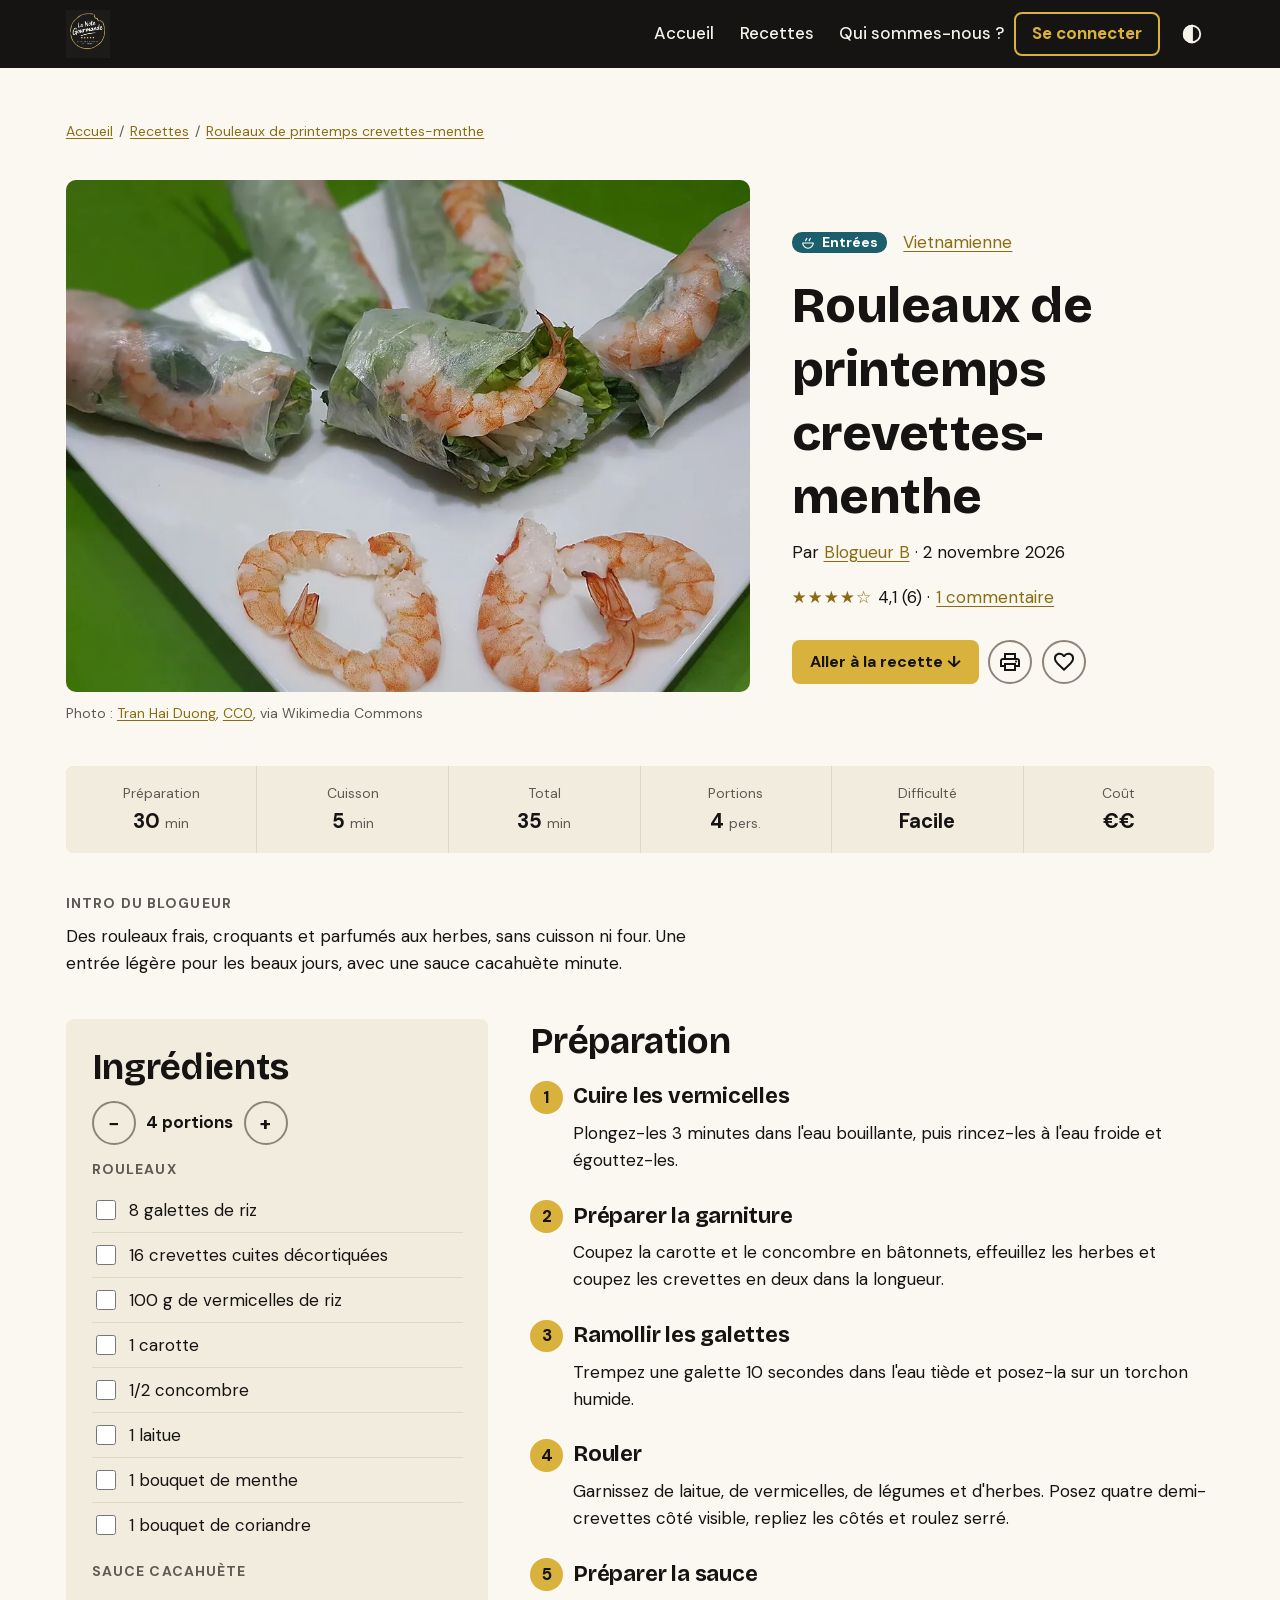
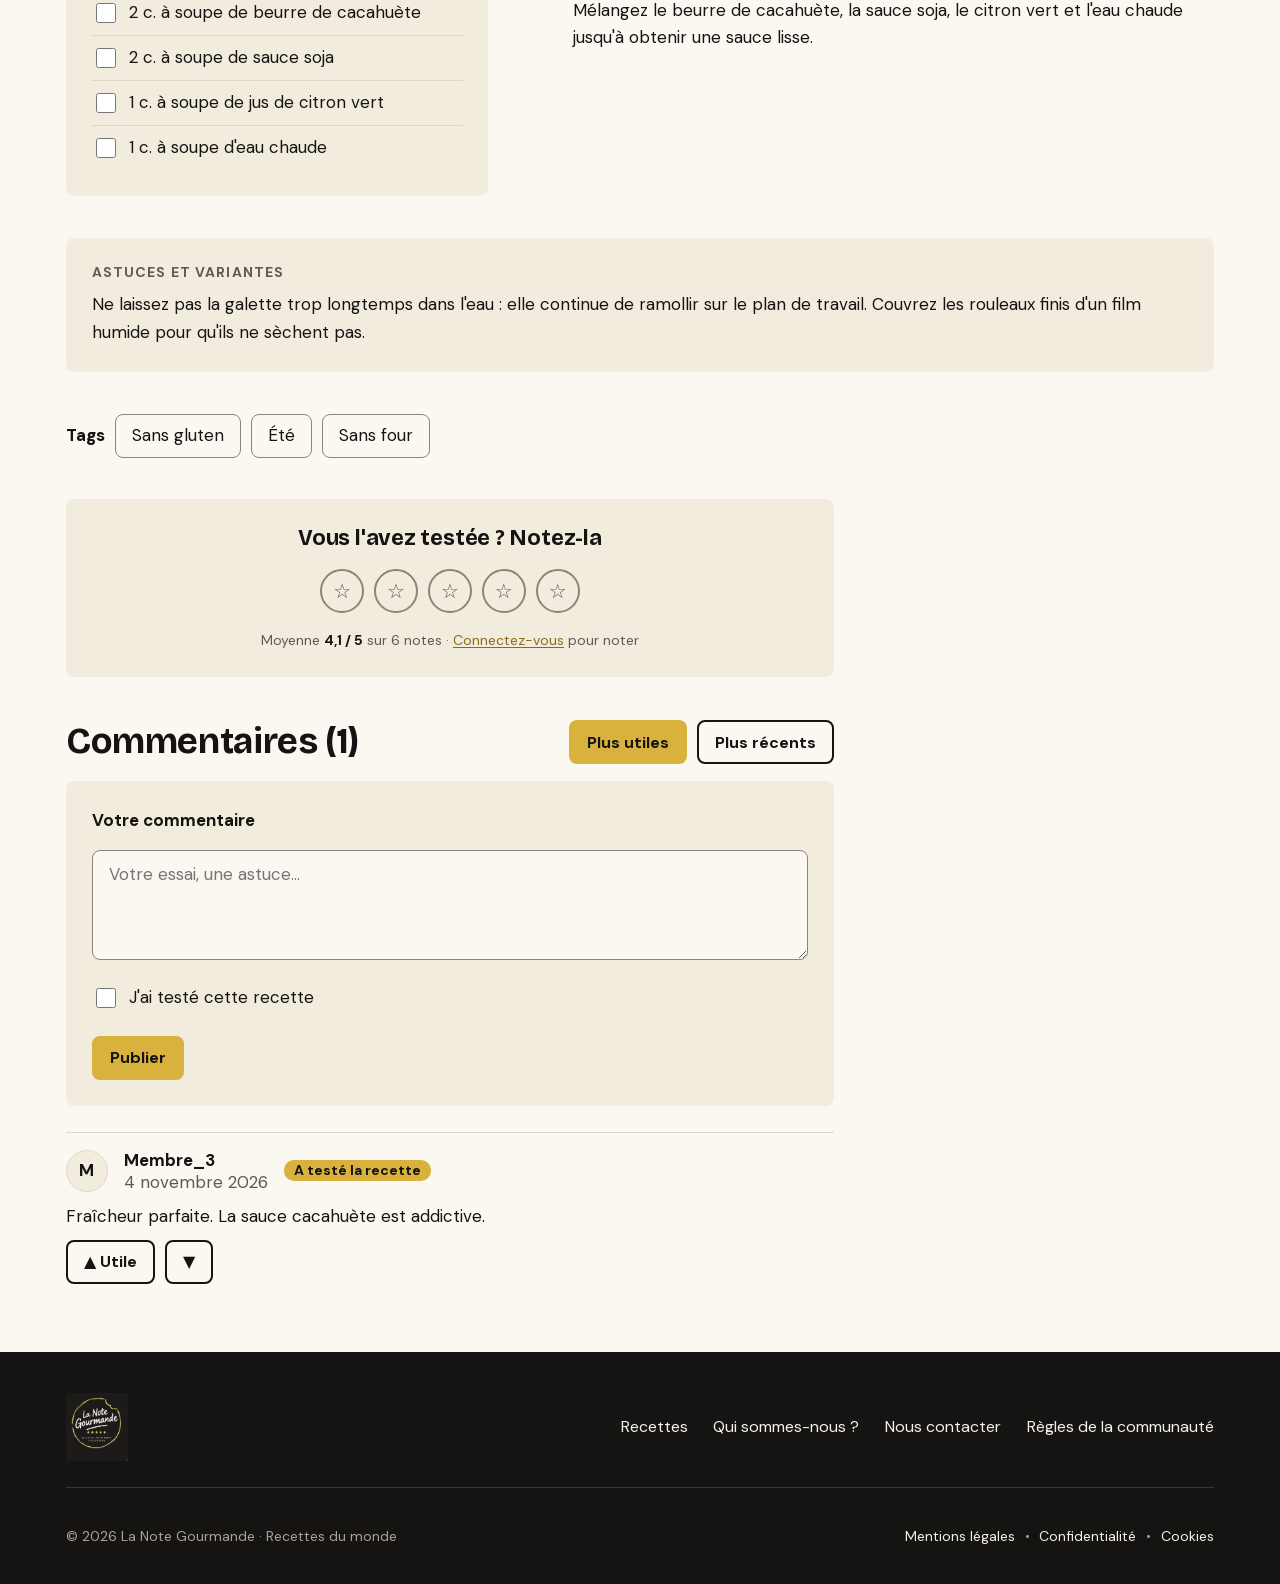
<file: recette-rouleaux-de-printemps.html>
<!doctype html>
<html lang="fr">

<head>
  <meta charset="utf-8">
  <meta name="viewport" content="width=device-width, initial-scale=1">
  <title>Rouleaux de printemps crevettes-menthe — La Note Gourmande</title>
  <meta name="description" content="Des rouleaux frais, croquants et parfumés aux herbes, sans cuisson ni four.">
  <link rel="icon" type="image/png" sizes="32x32" href="assets/image/la-note-gourmande-favicon/favicon-32.png">
  <link rel="apple-touch-icon" href="assets/image/la-note-gourmande-favicon/apple-touch-icon.png">
  <link rel="stylesheet" href="style.css">
  <link rel="stylesheet" href="recette.css">
  <script src="js/site.js"></script>
</head>

<body>

  <a class="lien-evitement" href="#contenu">Aller au contenu</a>

  <!-- En-tête commun (plus tard header.php). Pas de loupe ici : cette page n'a pas de champ de recherche. -->
  <header class="entete">
    <a href="index.html" class="entete__logo"><img src="assets/image/logo/la-note-gourmande-noir-or_v1.png"
        alt="La Note Gourmande, accueil" height="48"></a>
    <nav class="entete__nav" aria-label="Menu principal">
      <ul>
        <li><a href="index.html">Accueil</a></li>
        <li><a href="catalogue.html">Recettes</a></li>
        <li><a href="#">Qui sommes-nous ?</a></li>
      </ul>
    </nav>
    <a href="#" class="entete__connexion">Se connecter</a>
    <button type="button" class="theme-btn" aria-label="Passer au thème clair">
      <svg viewBox="0 0 24 24" fill="none" stroke="currentColor" stroke-width="2" aria-hidden="true">
        <circle cx="12" cy="12" r="9" />
        <path d="M12 3a9 9 0 0 1 0 18z" fill="currentColor" />
      </svg>
    </button>
    <button type="button" class="burger" aria-label="Ouvrir le menu" aria-haspopup="dialog"
      aria-controls="menu">☰</button>
  </header>

  <dialog id="menu" class="menu" aria-label="Menu principal">
    <div class="menu__entete">
      <strong>Menu</strong>
      <button type="button" class="menu__fermer" aria-label="Fermer le menu">✕</button>
    </div>
    <ul>
      <li><a href="index.html">Accueil</a></li>
      <li><a href="catalogue.html">Recettes</a></li>
      <li><a href="#">Qui sommes-nous ?</a></li>
      <li><a href="#">Se connecter</a></li>
    </ul>
  </dialog>

  <main id="contenu" class="conteneur">

    <nav class="fil-ariane" aria-label="Fil d'Ariane">
      <ol>
        <li><a href="index.html">Accueil</a></li>
        <li><a href="catalogue.html">Recettes</a></li>
        <li><a href="recette-rouleaux-de-printemps.html" aria-current="page">Rouleaux de printemps crevettes-menthe</a></li>
      </ol>
    </nav>

    <article class="recette">

      <!-- Données d'exemple. Photo : voir assets/image/recettes/CREDITS.md -->
      <header class="recette__tete">
        <figure class="recette__photo">
          <img class="photo" src="assets/image/recettes/rouleaux-de-printemps.webp" alt="Rouleaux de printemps frais aux crevettes et à la salade, avec des crevettes cuites" width="1000" height="750">
          <figcaption>Photo : <a href="https://commons.wikimedia.org/wiki/File:G%E1%BB%8Fi_cu%E1%BB%91n.jpg">Tran Hai Duong</a>, <a href="http://creativecommons.org/publicdomain/zero/1.0/deed.en">CC0</a>, via Wikimedia Commons</figcaption>
        </figure>

        <div class="recette__titre">
          <p class="recette__cats">
            <span class="badge" data-cat="entrees">
              <svg viewBox="0 0 24 24" fill="none" stroke="currentColor" stroke-width="2" stroke-linecap="round"
                stroke-linejoin="round" aria-hidden="true">
                <path d="M3 12h18a9 9 0 0 1-18 0z" />
                <path d="M8 8c0-2 2-2 2-4M14 8c0-2 2-2 2-4" />
              </svg>
              Entrées
            </span>
            <a href="catalogue.html?region[]=asie">Vietnamienne</a>
          </p>

          <h1>Rouleaux de printemps crevettes-menthe</h1>

          <p class="recette__auteur">Par <a href="#">Blogueur B</a> · <time datetime="2026-11-02">2 novembre 2026</time></p>

          <p class="recette__note">
            <span class="etoiles" role="img" aria-label="4,1 sur 5">★★★★☆</span>
            4,1 (6) · <a href="#commentaires">1 commentaire</a>
          </p>

          <div class="actions">
            <a class="btn btn--or" href="#ingredients">Aller à la recette ↓</a>
            <button type="button" class="rond" aria-label="Imprimer la recette"><span class="icone icone--imprimer"
                aria-hidden="true"></span></button>
            <button type="button" class="rond" aria-label="Ajouter aux favoris" aria-pressed="false"><span
                class="icone icone--coeur" aria-hidden="true"></span></button>
          </div>
        </div>
      </header>

      <dl class="stats">
        <div>
          <dt>Préparation</dt>
          <dd>30 <small>min</small></dd>
        </div>
        <div>
          <dt>Cuisson</dt>
          <dd>5 <small>min</small></dd>
        </div>
        <div>
          <dt>Total</dt>
          <dd>35 <small>min</small></dd>
        </div>
        <div>
          <dt>Portions</dt>
          <dd>4 <small>pers.</small></dd>
        </div>
        <div>
          <dt>Difficulté</dt>
          <dd>Facile</dd>
        </div>
        <div>
          <dt>Coût</dt>
          <dd>€€ <span class="sr-only">(moyen)</span></dd>
        </div>
      </dl>

      <section class="intro" aria-labelledby="t-intro">
        <h2 id="t-intro" class="etiquette">Intro du blogueur</h2>
        <p>Des rouleaux frais, croquants et parfumés aux herbes, sans cuisson ni four. Une entrée légère pour les beaux jours, avec une sauce cacahuète minute.</p>
      </section>

      <div class="recette__corps">

        <section class="ingredients carte-bloc" id="ingredients" aria-labelledby="t-ingredients">
          <div class="ingredients__entete">
            <h2 id="t-ingredients">Ingrédients</h2>
            <div class="portions" role="group" aria-label="Nombre de portions">
              <button type="button" class="rond" aria-label="Une portion de moins">−</button>
              <output>4 portions</output>
              <button type="button" class="rond" aria-label="Une portion de plus">+</button>
            </div>
          </div>

          <h3 class="etiquette">Rouleaux</h3>
          <ul class="liste-ingredients">
            <li><label><input type="checkbox"> 8 galettes de riz</label></li>
            <li><label><input type="checkbox"> 16 crevettes cuites décortiquées</label></li>
            <li><label><input type="checkbox"> 100 g de vermicelles de riz</label></li>
            <li><label><input type="checkbox"> 1 carotte</label></li>
            <li><label><input type="checkbox"> 1/2 concombre</label></li>
            <li><label><input type="checkbox"> 1 laitue</label></li>
            <li><label><input type="checkbox"> 1 bouquet de menthe</label></li>
            <li><label><input type="checkbox"> 1 bouquet de coriandre</label></li>
          </ul>

          <h3 class="etiquette">Sauce cacahuète</h3>
          <ul class="liste-ingredients">
            <li><label><input type="checkbox"> 2 c. à soupe de beurre de cacahuète</label></li>
            <li><label><input type="checkbox"> 2 c. à soupe de sauce soja</label></li>
            <li><label><input type="checkbox"> 1 c. à soupe de jus de citron vert</label></li>
            <li><label><input type="checkbox"> 1 c. à soupe d'eau chaude</label></li>
          </ul>
        </section>

        <section class="preparation" aria-labelledby="t-preparation">
          <h2 id="t-preparation">Préparation</h2>
          <ol class="etapes">
            <li>
              <span class="num" aria-hidden="true">1</span>
              <h3>Cuire les vermicelles</h3>
              <p>Plongez-les 3 minutes dans l'eau bouillante, puis rincez-les à l'eau froide et égouttez-les.</p>
            </li>
            <li>
              <span class="num" aria-hidden="true">2</span>
              <h3>Préparer la garniture</h3>
              <p>Coupez la carotte et le concombre en bâtonnets, effeuillez les herbes et coupez les crevettes en deux dans la longueur.</p>
            </li>
            <li>
              <span class="num" aria-hidden="true">3</span>
              <h3>Ramollir les galettes</h3>
              <p>Trempez une galette 10 secondes dans l'eau tiède et posez-la sur un torchon humide.</p>
            </li>
            <li>
              <span class="num" aria-hidden="true">4</span>
              <h3>Rouler</h3>
              <p>Garnissez de laitue, de vermicelles, de légumes et d'herbes. Posez quatre demi-crevettes côté visible, repliez les côtés et roulez serré.</p>
            </li>
            <li>
              <span class="num" aria-hidden="true">5</span>
              <h3>Préparer la sauce</h3>
              <p>Mélangez le beurre de cacahuète, la sauce soja, le citron vert et l'eau chaude jusqu'à obtenir une sauce lisse.</p>
            </li>
          </ol>
        </section>
      </div>

      <section class="astuces carte-bloc" aria-labelledby="t-astuces">
        <h2 id="t-astuces" class="etiquette">Astuces et variantes</h2>
        <p>Ne laissez pas la galette trop longtemps dans l'eau : elle continue de ramollir sur le plan de travail. Couvrez les rouleaux finis d'un film humide pour qu'ils ne sèchent pas.</p>
      </section>

      <section class="tags" aria-labelledby="t-tags">
        <h2 id="t-tags" class="tags__titre">Tags</h2>
        <ul>
          <li><a href="catalogue.html?tag[]=sans-gluten">Sans gluten</a></li>
          <li><a href="catalogue.html?tag[]=ete">Été</a></li>
          <li><a href="catalogue.html?tag[]=sans-four">Sans four</a></li>
        </ul>
      </section>

      <div class="communaute">

        <section class="notation carte-bloc" aria-labelledby="t-notation">
          <h2 id="t-notation">Vous l'avez testée ? Notez-la</h2>
          <div class="notation__etoiles" role="group" aria-label="Votre note sur 5">
            <button type="button" class="rond" aria-pressed="false" aria-label="1 étoile">☆</button>
            <button type="button" class="rond" aria-pressed="false" aria-label="2 étoiles">☆</button>
            <button type="button" class="rond" aria-pressed="false" aria-label="3 étoiles">☆</button>
            <button type="button" class="rond" aria-pressed="false" aria-label="4 étoiles">☆</button>
            <button type="button" class="rond" aria-pressed="false" aria-label="5 étoiles">☆</button>
          </div>
          <p class="notation__moyenne">Moyenne <strong>4,1 / 5</strong> sur 6 notes ·
            <a href="#">Connectez-vous</a> pour noter
          </p>
        </section>

        <section class="commentaires" id="commentaires" aria-labelledby="t-commentaires">
          <div class="commentaires__entete">
            <h2 id="t-commentaires">Commentaires (1)</h2>
            <div class="tri-commentaires" role="group" aria-label="Trier les commentaires">
              <button type="button" class="btn btn--or" aria-pressed="true">Plus utiles</button>
              <button type="button" class="btn btn--contour" aria-pressed="false">Plus récents</button>
            </div>
          </div>

          <form class="formulaire-commentaire carte-bloc" action="#" method="post">
            <label for="commentaire">Votre commentaire</label>
            <textarea id="commentaire" name="commentaire" placeholder="Votre essai, une astuce..."></textarea>
            <label class="case"><input type="checkbox" name="teste"> J'ai testé cette recette</label>
            <button type="submit" class="btn btn--or">Publier</button>
          </form>

          <ul class="liste-commentaires">
            <li>
              <div class="membre">
                <span class="avatar" aria-hidden="true">M</span>
                <p><strong>Membre_3</strong><br><time datetime="2026-11-04">4 novembre 2026</time></p>
                <span class="a-teste">A testé la recette</span>
              </div>
              <p class="commentaire">Fraîcheur parfaite. La sauce cacahuète est addictive.</p>
              <div class="votes">
                <button type="button" class="btn btn--contour" aria-label="Utile">▲ Utile</button>
                <button type="button" class="btn btn--contour" aria-label="Pas utile">▼</button>
              </div>
            </li>
          </ul>
        </section>

      </div>
    </article>
  </main>

  <!-- Pied de page commun (plus tard footer.php) -->
  <footer class="pied">
    <div class="pied__haut">
      <a href="index.html" class="pied__logo"><img src="assets/image/logo/la-note-gourmande-noir-or_v1.png" alt="La Note Gourmande, accueil" height="68"></a>
      <nav aria-label="Pied de page">
        <ul class="pied__liens">
          <li><a href="catalogue.html">Recettes</a></li>
          <li><a href="#">Qui sommes-nous ?</a></li>
          <li><a href="#">Nous contacter</a></li>
          <li><a href="#">Règles de la communauté</a></li>
        </ul>
      </nav>
    </div>
    <div class="pied__bas">
      <p>© 2026 La Note Gourmande · Recettes du monde</p>
      <ul class="pied__legal" aria-label="Informations légales">
        <li><a href="#">Mentions légales</a></li>
        <li><a href="#">Confidentialité</a></li>
        <li><a href="#">Cookies</a></li>
      </ul>
    </div>
  </footer>

</body>

</html>
</file>
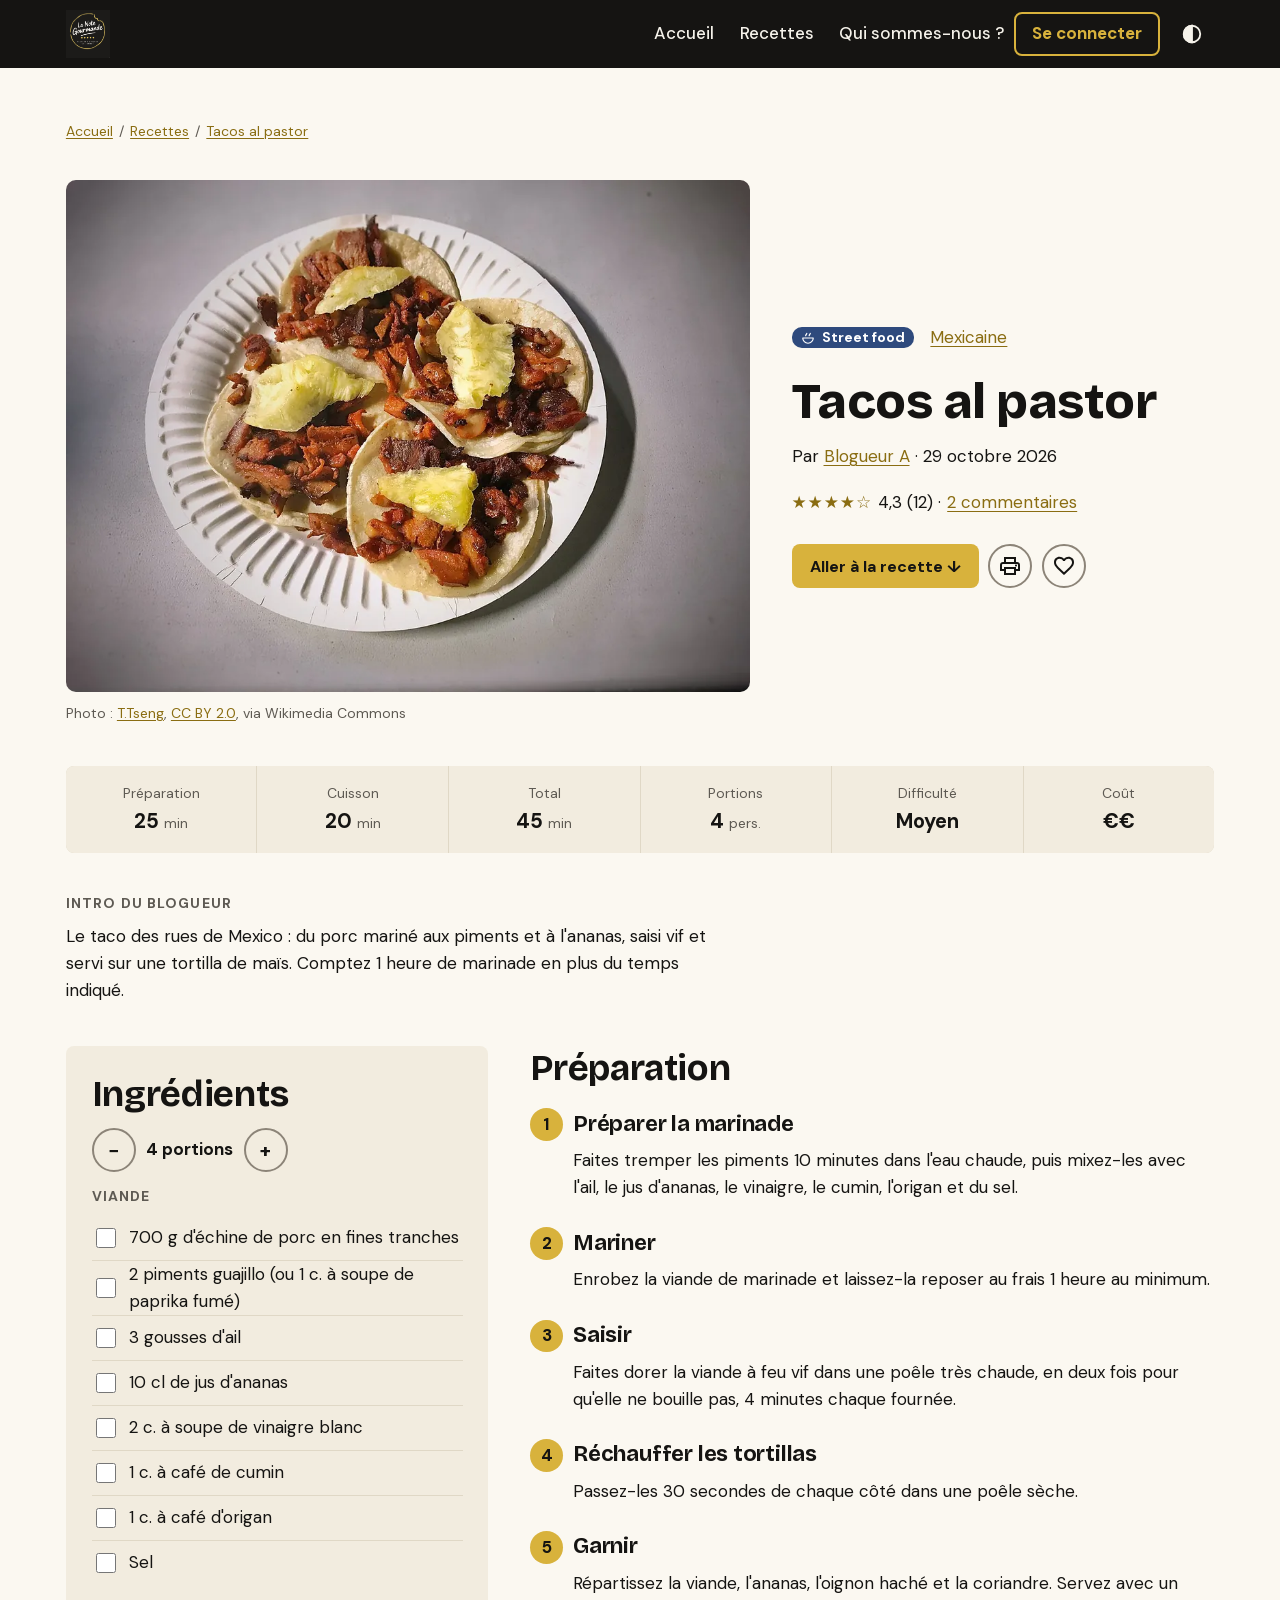
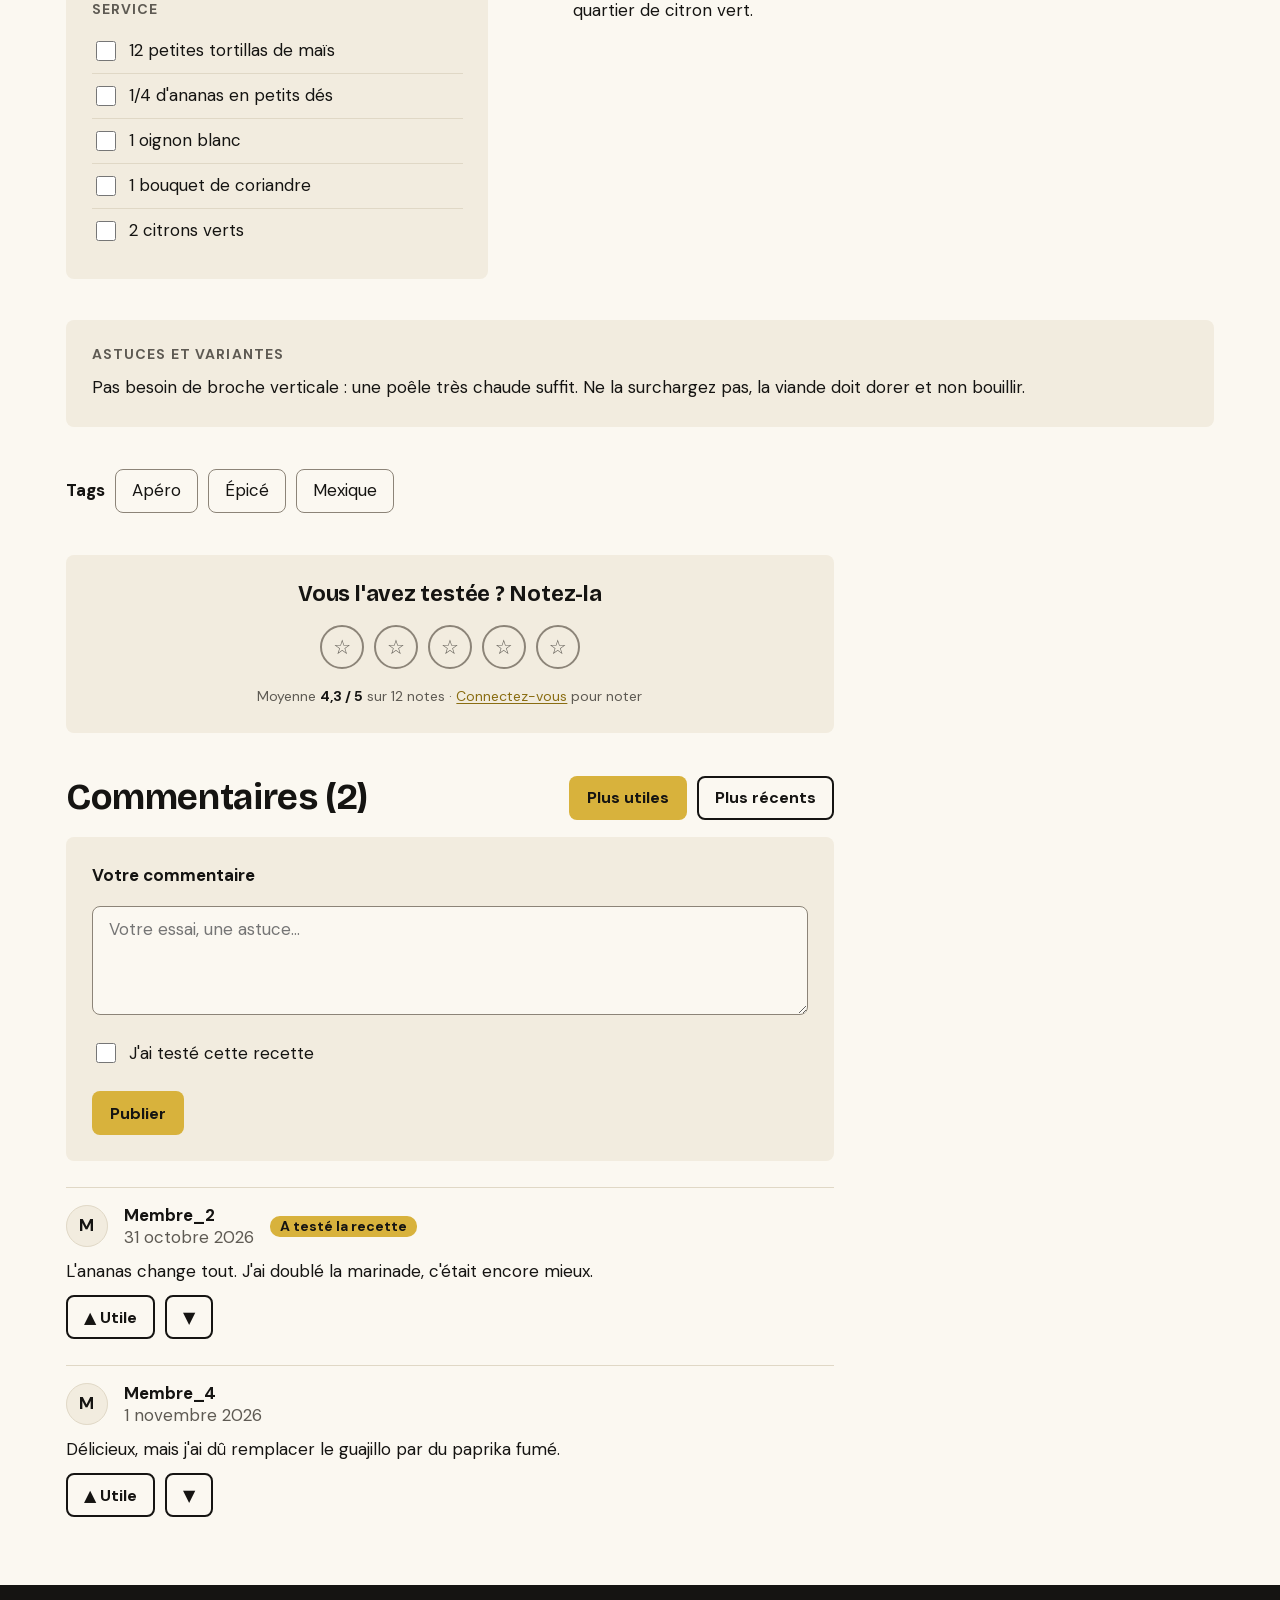
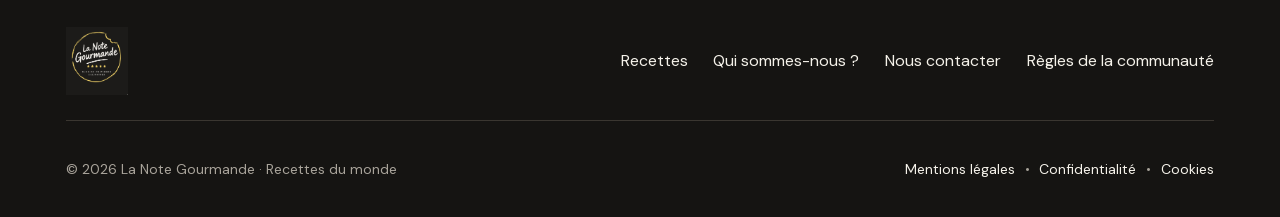
<file: recette-tacos-al-pastor.html>
<!doctype html>
<html lang="fr">

<head>
  <meta charset="utf-8">
  <meta name="viewport" content="width=device-width, initial-scale=1">
  <title>Tacos al pastor — La Note Gourmande</title>
  <meta name="description" content="Le taco des rues de Mexico : du porc mariné aux piments et à l&#x27;ananas, saisi vif et servi sur une tortilla de maïs.">
  <link rel="icon" type="image/png" sizes="32x32" href="assets/image/la-note-gourmande-favicon/favicon-32.png">
  <link rel="apple-touch-icon" href="assets/image/la-note-gourmande-favicon/apple-touch-icon.png">
  <link rel="stylesheet" href="style.css">
  <link rel="stylesheet" href="recette.css">
  <script src="js/site.js"></script>
</head>

<body>

  <a class="lien-evitement" href="#contenu">Aller au contenu</a>

  <!-- En-tête commun (plus tard header.php). Pas de loupe ici : cette page n'a pas de champ de recherche. -->
  <header class="entete">
    <a href="index.html" class="entete__logo"><img src="assets/image/logo/la-note-gourmande-noir-or_v1.png"
        alt="La Note Gourmande, accueil" height="48"></a>
    <nav class="entete__nav" aria-label="Menu principal">
      <ul>
        <li><a href="index.html">Accueil</a></li>
        <li><a href="catalogue.html">Recettes</a></li>
        <li><a href="#">Qui sommes-nous ?</a></li>
      </ul>
    </nav>
    <a href="#" class="entete__connexion">Se connecter</a>
    <button type="button" class="theme-btn" aria-label="Passer au thème clair">
      <svg viewBox="0 0 24 24" fill="none" stroke="currentColor" stroke-width="2" aria-hidden="true">
        <circle cx="12" cy="12" r="9" />
        <path d="M12 3a9 9 0 0 1 0 18z" fill="currentColor" />
      </svg>
    </button>
    <button type="button" class="burger" aria-label="Ouvrir le menu" aria-haspopup="dialog"
      aria-controls="menu">☰</button>
  </header>

  <dialog id="menu" class="menu" aria-label="Menu principal">
    <div class="menu__entete">
      <strong>Menu</strong>
      <button type="button" class="menu__fermer" aria-label="Fermer le menu">✕</button>
    </div>
    <ul>
      <li><a href="index.html">Accueil</a></li>
      <li><a href="catalogue.html">Recettes</a></li>
      <li><a href="#">Qui sommes-nous ?</a></li>
      <li><a href="#">Se connecter</a></li>
    </ul>
  </dialog>

  <main id="contenu" class="conteneur">

    <nav class="fil-ariane" aria-label="Fil d'Ariane">
      <ol>
        <li><a href="index.html">Accueil</a></li>
        <li><a href="catalogue.html">Recettes</a></li>
        <li><a href="recette-tacos-al-pastor.html" aria-current="page">Tacos al pastor</a></li>
      </ol>
    </nav>

    <article class="recette">

      <!-- Données d'exemple. Photo : voir assets/image/recettes/CREDITS.md -->
      <header class="recette__tete">
        <figure class="recette__photo">
          <img class="photo" src="assets/image/recettes/tacos-al-pastor.webp" alt="Tacos al pastor garnis de porc mariné et de morceaux d&#x27;ananas" width="1000" height="750">
          <figcaption>Photo : <a href="https://commons.wikimedia.org/wiki/File:Al_pastor_tacos_2.jpg">T.Tseng</a>, <a href="https://creativecommons.org/licenses/by/2.0">CC BY 2.0</a>, via Wikimedia Commons</figcaption>
        </figure>

        <div class="recette__titre">
          <p class="recette__cats">
            <span class="badge" data-cat="street-food">
              <svg viewBox="0 0 24 24" fill="none" stroke="currentColor" stroke-width="2" stroke-linecap="round"
                stroke-linejoin="round" aria-hidden="true">
                <path d="M3 12h18a9 9 0 0 1-18 0z" />
                <path d="M8 8c0-2 2-2 2-4M14 8c0-2 2-2 2-4" />
              </svg>
              Street food
            </span>
            <a href="catalogue.html?region[]=ameriques">Mexicaine</a>
          </p>

          <h1>Tacos al pastor</h1>

          <p class="recette__auteur">Par <a href="#">Blogueur A</a> · <time datetime="2026-10-29">29 octobre 2026</time></p>

          <p class="recette__note">
            <span class="etoiles" role="img" aria-label="4,3 sur 5">★★★★☆</span>
            4,3 (12) · <a href="#commentaires">2 commentaires</a>
          </p>

          <div class="actions">
            <a class="btn btn--or" href="#ingredients">Aller à la recette ↓</a>
            <button type="button" class="rond" aria-label="Imprimer la recette"><span class="icone icone--imprimer"
                aria-hidden="true"></span></button>
            <button type="button" class="rond" aria-label="Ajouter aux favoris" aria-pressed="false"><span
                class="icone icone--coeur" aria-hidden="true"></span></button>
          </div>
        </div>
      </header>

      <dl class="stats">
        <div>
          <dt>Préparation</dt>
          <dd>25 <small>min</small></dd>
        </div>
        <div>
          <dt>Cuisson</dt>
          <dd>20 <small>min</small></dd>
        </div>
        <div>
          <dt>Total</dt>
          <dd>45 <small>min</small></dd>
        </div>
        <div>
          <dt>Portions</dt>
          <dd>4 <small>pers.</small></dd>
        </div>
        <div>
          <dt>Difficulté</dt>
          <dd>Moyen</dd>
        </div>
        <div>
          <dt>Coût</dt>
          <dd>€€ <span class="sr-only">(moyen)</span></dd>
        </div>
      </dl>

      <section class="intro" aria-labelledby="t-intro">
        <h2 id="t-intro" class="etiquette">Intro du blogueur</h2>
        <p>Le taco des rues de Mexico : du porc mariné aux piments et à l'ananas, saisi vif et servi sur une tortilla de maïs. Comptez 1 heure de marinade en plus du temps indiqué.</p>
      </section>

      <div class="recette__corps">

        <section class="ingredients carte-bloc" id="ingredients" aria-labelledby="t-ingredients">
          <div class="ingredients__entete">
            <h2 id="t-ingredients">Ingrédients</h2>
            <div class="portions" role="group" aria-label="Nombre de portions">
              <button type="button" class="rond" aria-label="Une portion de moins">−</button>
              <output>4 portions</output>
              <button type="button" class="rond" aria-label="Une portion de plus">+</button>
            </div>
          </div>

          <h3 class="etiquette">Viande</h3>
          <ul class="liste-ingredients">
            <li><label><input type="checkbox"> 700 g d'échine de porc en fines tranches</label></li>
            <li><label><input type="checkbox"> 2 piments guajillo (ou 1 c. à soupe de paprika fumé)</label></li>
            <li><label><input type="checkbox"> 3 gousses d'ail</label></li>
            <li><label><input type="checkbox"> 10 cl de jus d'ananas</label></li>
            <li><label><input type="checkbox"> 2 c. à soupe de vinaigre blanc</label></li>
            <li><label><input type="checkbox"> 1 c. à café de cumin</label></li>
            <li><label><input type="checkbox"> 1 c. à café d'origan</label></li>
            <li><label><input type="checkbox"> Sel</label></li>
          </ul>

          <h3 class="etiquette">Service</h3>
          <ul class="liste-ingredients">
            <li><label><input type="checkbox"> 12 petites tortillas de maïs</label></li>
            <li><label><input type="checkbox"> 1/4 d'ananas en petits dés</label></li>
            <li><label><input type="checkbox"> 1 oignon blanc</label></li>
            <li><label><input type="checkbox"> 1 bouquet de coriandre</label></li>
            <li><label><input type="checkbox"> 2 citrons verts</label></li>
          </ul>
        </section>

        <section class="preparation" aria-labelledby="t-preparation">
          <h2 id="t-preparation">Préparation</h2>
          <ol class="etapes">
            <li>
              <span class="num" aria-hidden="true">1</span>
              <h3>Préparer la marinade</h3>
              <p>Faites tremper les piments 10 minutes dans l'eau chaude, puis mixez-les avec l'ail, le jus d'ananas, le vinaigre, le cumin, l'origan et du sel.</p>
            </li>
            <li>
              <span class="num" aria-hidden="true">2</span>
              <h3>Mariner</h3>
              <p>Enrobez la viande de marinade et laissez-la reposer au frais 1 heure au minimum.</p>
            </li>
            <li>
              <span class="num" aria-hidden="true">3</span>
              <h3>Saisir</h3>
              <p>Faites dorer la viande à feu vif dans une poêle très chaude, en deux fois pour qu'elle ne bouille pas, 4 minutes chaque fournée.</p>
            </li>
            <li>
              <span class="num" aria-hidden="true">4</span>
              <h3>Réchauffer les tortillas</h3>
              <p>Passez-les 30 secondes de chaque côté dans une poêle sèche.</p>
            </li>
            <li>
              <span class="num" aria-hidden="true">5</span>
              <h3>Garnir</h3>
              <p>Répartissez la viande, l'ananas, l'oignon haché et la coriandre. Servez avec un quartier de citron vert.</p>
            </li>
          </ol>
        </section>
      </div>

      <section class="astuces carte-bloc" aria-labelledby="t-astuces">
        <h2 id="t-astuces" class="etiquette">Astuces et variantes</h2>
        <p>Pas besoin de broche verticale : une poêle très chaude suffit. Ne la surchargez pas, la viande doit dorer et non bouillir.</p>
      </section>

      <section class="tags" aria-labelledby="t-tags">
        <h2 id="t-tags" class="tags__titre">Tags</h2>
        <ul>
          <li><a href="catalogue.html?tag[]=apero">Apéro</a></li>
          <li><a href="catalogue.html?tag[]=epice">Épicé</a></li>
          <li><a href="catalogue.html?tag[]=mexique">Mexique</a></li>
        </ul>
      </section>

      <div class="communaute">

        <section class="notation carte-bloc" aria-labelledby="t-notation">
          <h2 id="t-notation">Vous l'avez testée ? Notez-la</h2>
          <div class="notation__etoiles" role="group" aria-label="Votre note sur 5">
            <button type="button" class="rond" aria-pressed="false" aria-label="1 étoile">☆</button>
            <button type="button" class="rond" aria-pressed="false" aria-label="2 étoiles">☆</button>
            <button type="button" class="rond" aria-pressed="false" aria-label="3 étoiles">☆</button>
            <button type="button" class="rond" aria-pressed="false" aria-label="4 étoiles">☆</button>
            <button type="button" class="rond" aria-pressed="false" aria-label="5 étoiles">☆</button>
          </div>
          <p class="notation__moyenne">Moyenne <strong>4,3 / 5</strong> sur 12 notes ·
            <a href="#">Connectez-vous</a> pour noter
          </p>
        </section>

        <section class="commentaires" id="commentaires" aria-labelledby="t-commentaires">
          <div class="commentaires__entete">
            <h2 id="t-commentaires">Commentaires (2)</h2>
            <div class="tri-commentaires" role="group" aria-label="Trier les commentaires">
              <button type="button" class="btn btn--or" aria-pressed="true">Plus utiles</button>
              <button type="button" class="btn btn--contour" aria-pressed="false">Plus récents</button>
            </div>
          </div>

          <form class="formulaire-commentaire carte-bloc" action="#" method="post">
            <label for="commentaire">Votre commentaire</label>
            <textarea id="commentaire" name="commentaire" placeholder="Votre essai, une astuce..."></textarea>
            <label class="case"><input type="checkbox" name="teste"> J'ai testé cette recette</label>
            <button type="submit" class="btn btn--or">Publier</button>
          </form>

          <ul class="liste-commentaires">
            <li>
              <div class="membre">
                <span class="avatar" aria-hidden="true">M</span>
                <p><strong>Membre_2</strong><br><time datetime="2026-10-31">31 octobre 2026</time></p>
                <span class="a-teste">A testé la recette</span>
              </div>
              <p class="commentaire">L'ananas change tout. J'ai doublé la marinade, c'était encore mieux.</p>
              <div class="votes">
                <button type="button" class="btn btn--contour" aria-label="Utile">▲ Utile</button>
                <button type="button" class="btn btn--contour" aria-label="Pas utile">▼</button>
              </div>
            </li>
            <li>
              <div class="membre">
                <span class="avatar" aria-hidden="true">M</span>
                <p><strong>Membre_4</strong><br><time datetime="2026-11-01">1 novembre 2026</time></p>
              </div>
              <p class="commentaire">Délicieux, mais j'ai dû remplacer le guajillo par du paprika fumé.</p>
              <div class="votes">
                <button type="button" class="btn btn--contour" aria-label="Utile">▲ Utile</button>
                <button type="button" class="btn btn--contour" aria-label="Pas utile">▼</button>
              </div>
            </li>
          </ul>
        </section>

      </div>
    </article>
  </main>

  <!-- Pied de page commun (plus tard footer.php) -->
  <footer class="pied">
    <div class="pied__haut">
      <a href="index.html" class="pied__logo"><img src="assets/image/logo/la-note-gourmande-noir-or_v1.png" alt="La Note Gourmande, accueil" height="68"></a>
      <nav aria-label="Pied de page">
        <ul class="pied__liens">
          <li><a href="catalogue.html">Recettes</a></li>
          <li><a href="#">Qui sommes-nous ?</a></li>
          <li><a href="#">Nous contacter</a></li>
          <li><a href="#">Règles de la communauté</a></li>
        </ul>
      </nav>
    </div>
    <div class="pied__bas">
      <p>© 2026 La Note Gourmande · Recettes du monde</p>
      <ul class="pied__legal" aria-label="Informations légales">
        <li><a href="#">Mentions légales</a></li>
        <li><a href="#">Confidentialité</a></li>
        <li><a href="#">Cookies</a></li>
      </ul>
    </div>
  </footer>

</body>

</html>
</file>
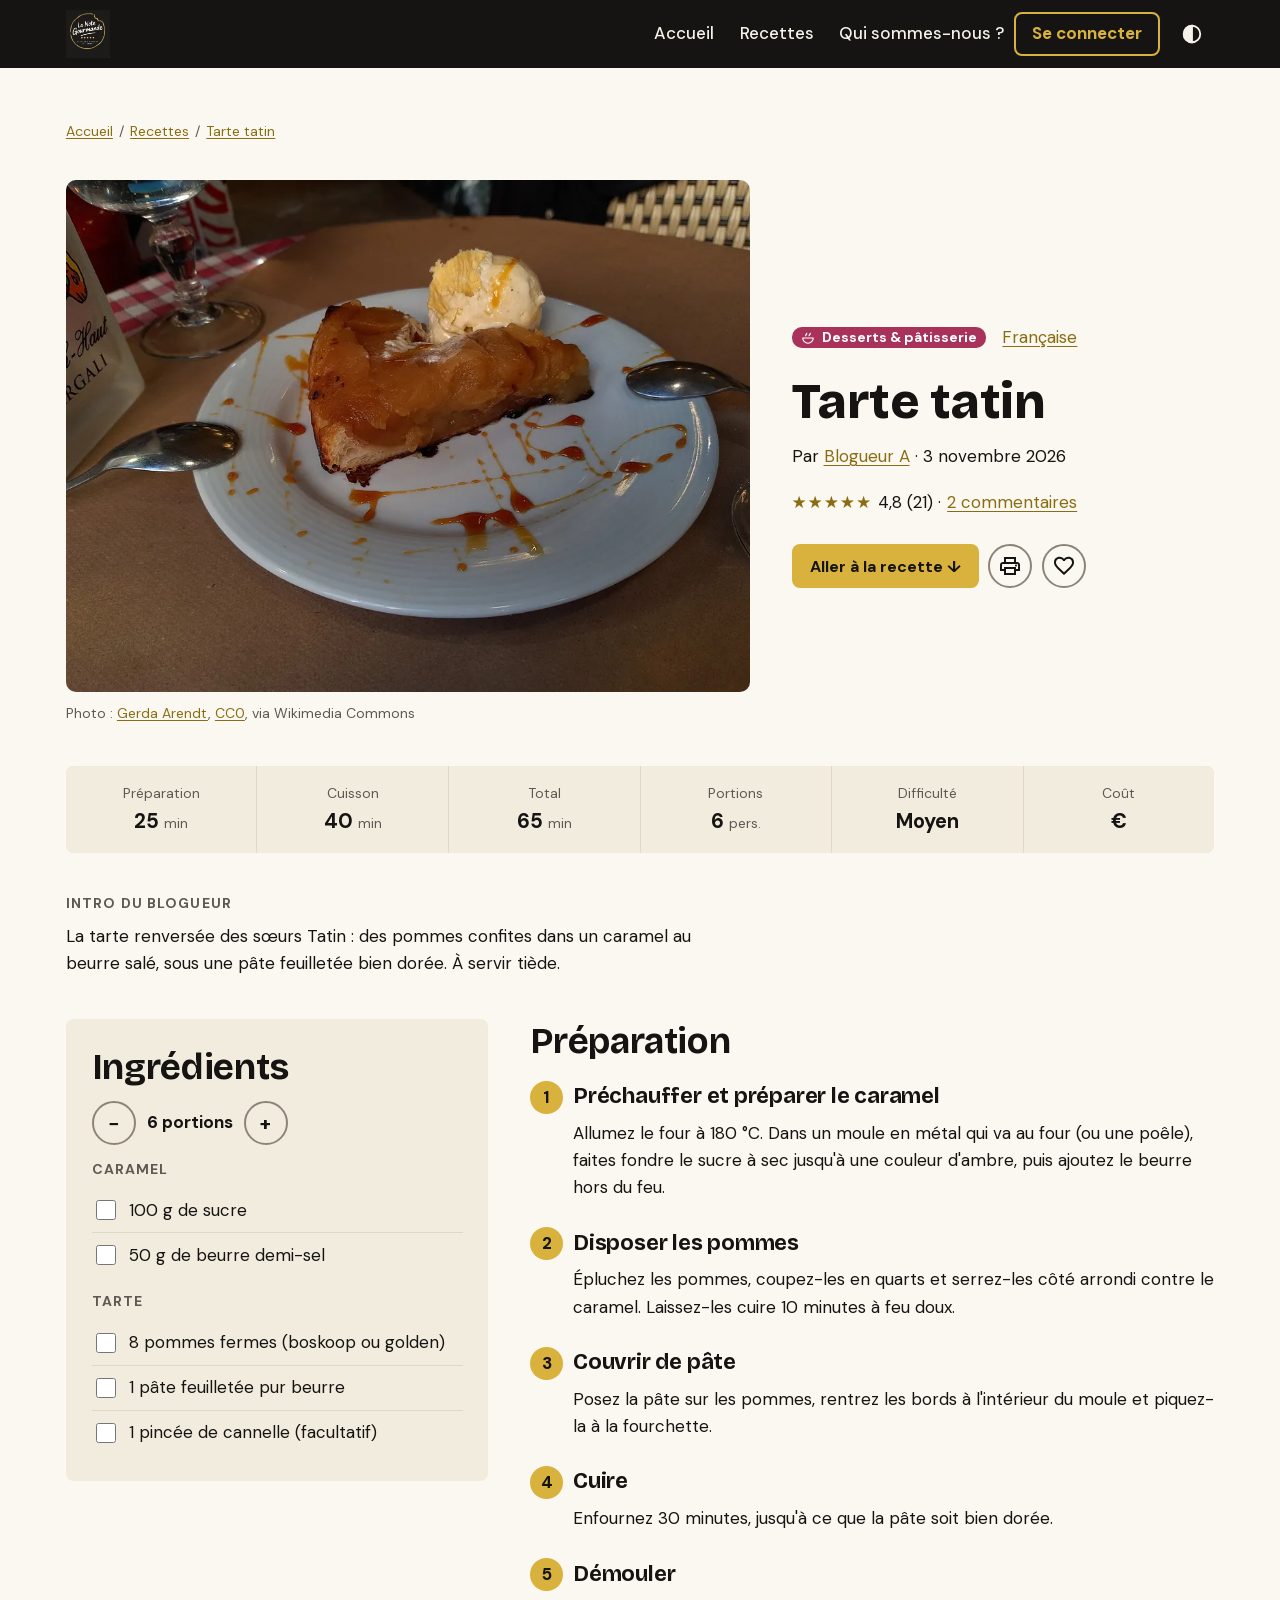
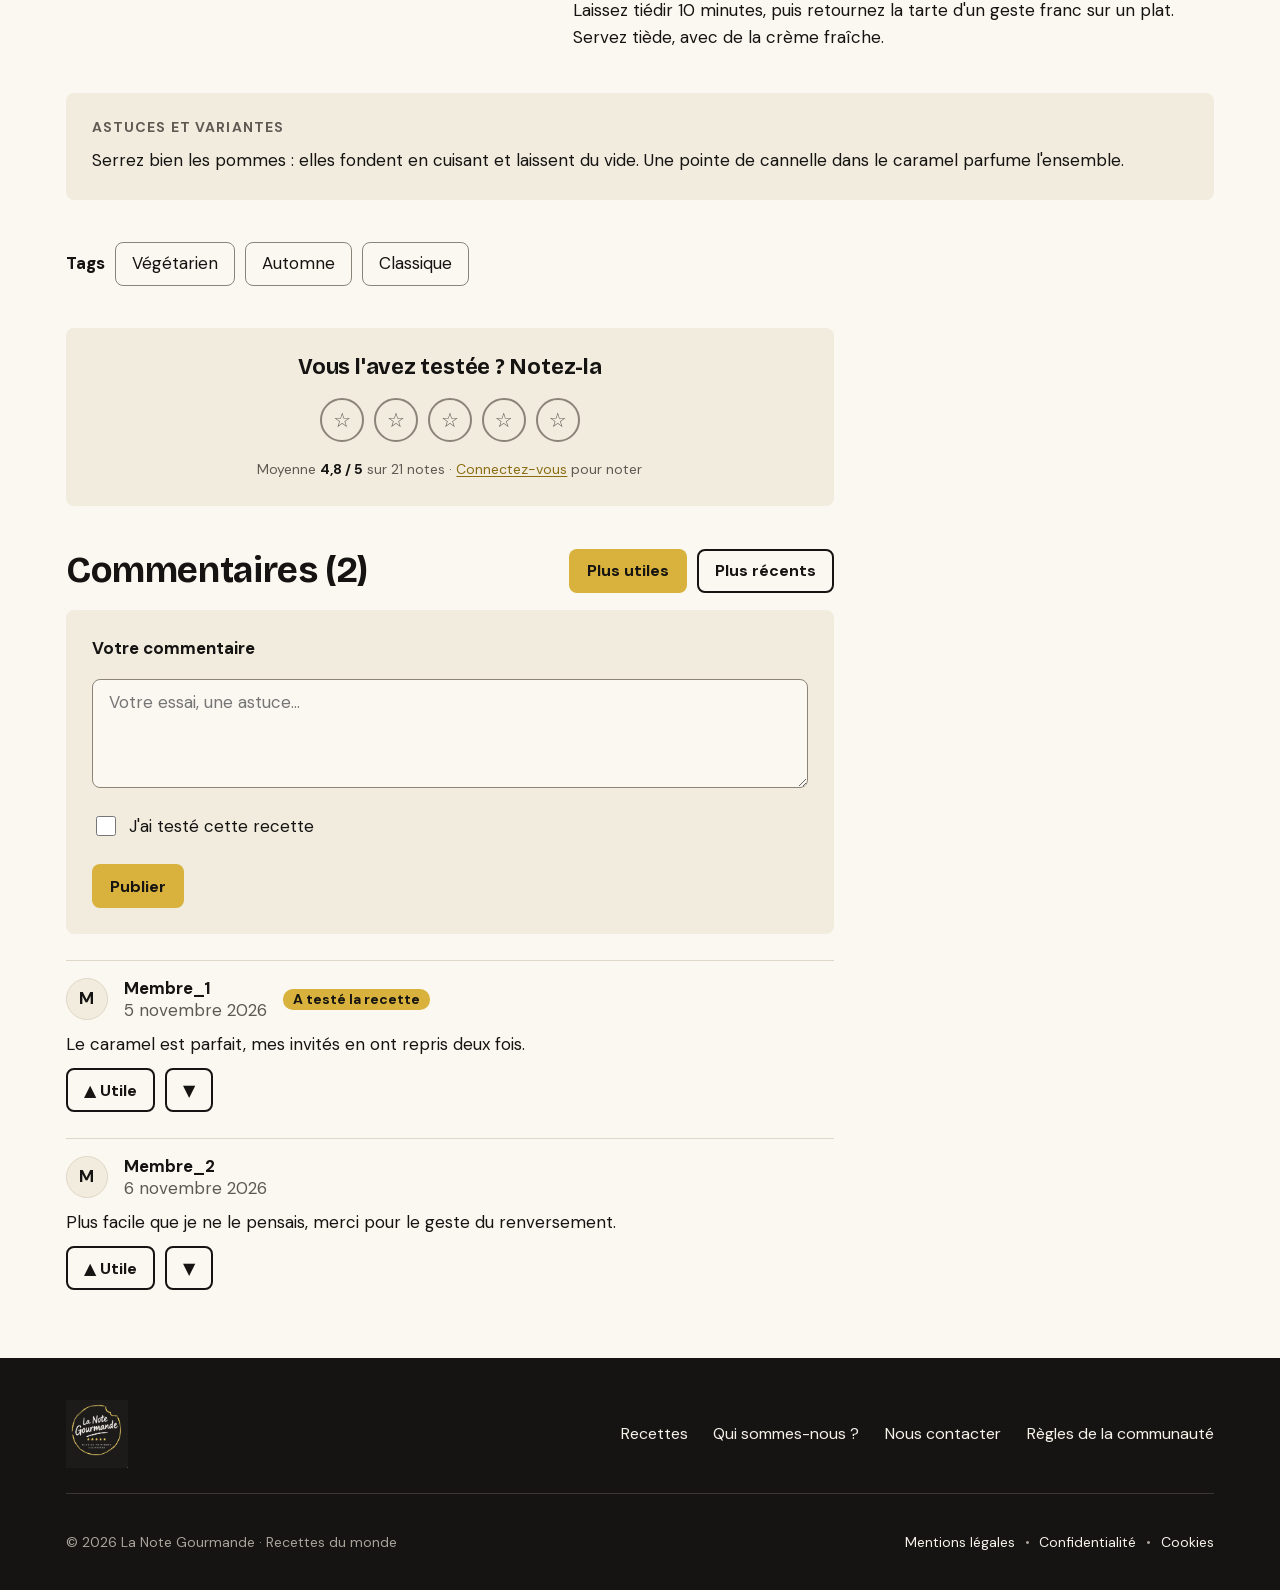
<file: recette-tarte-tatin.html>
<!doctype html>
<html lang="fr">

<head>
  <meta charset="utf-8">
  <meta name="viewport" content="width=device-width, initial-scale=1">
  <title>Tarte tatin — La Note Gourmande</title>
  <meta name="description" content="La tarte renversée des sœurs Tatin : des pommes confites dans un caramel au beurre salé, sous une pâte feuilletée bien dorée.">
  <link rel="icon" type="image/png" sizes="32x32" href="assets/image/la-note-gourmande-favicon/favicon-32.png">
  <link rel="apple-touch-icon" href="assets/image/la-note-gourmande-favicon/apple-touch-icon.png">
  <link rel="stylesheet" href="style.css">
  <link rel="stylesheet" href="recette.css">
  <script src="js/site.js"></script>
</head>

<body>

  <a class="lien-evitement" href="#contenu">Aller au contenu</a>

  <!-- En-tête commun (plus tard header.php). Pas de loupe ici : cette page n'a pas de champ de recherche. -->
  <header class="entete">
    <a href="index.html" class="entete__logo"><img src="assets/image/logo/la-note-gourmande-noir-or_v1.png"
        alt="La Note Gourmande, accueil" height="48"></a>
    <nav class="entete__nav" aria-label="Menu principal">
      <ul>
        <li><a href="index.html">Accueil</a></li>
        <li><a href="catalogue.html">Recettes</a></li>
        <li><a href="#">Qui sommes-nous ?</a></li>
      </ul>
    </nav>
    <a href="#" class="entete__connexion">Se connecter</a>
    <button type="button" class="theme-btn" aria-label="Passer au thème clair">
      <svg viewBox="0 0 24 24" fill="none" stroke="currentColor" stroke-width="2" aria-hidden="true">
        <circle cx="12" cy="12" r="9" />
        <path d="M12 3a9 9 0 0 1 0 18z" fill="currentColor" />
      </svg>
    </button>
    <button type="button" class="burger" aria-label="Ouvrir le menu" aria-haspopup="dialog"
      aria-controls="menu">☰</button>
  </header>

  <dialog id="menu" class="menu" aria-label="Menu principal">
    <div class="menu__entete">
      <strong>Menu</strong>
      <button type="button" class="menu__fermer" aria-label="Fermer le menu">✕</button>
    </div>
    <ul>
      <li><a href="index.html">Accueil</a></li>
      <li><a href="catalogue.html">Recettes</a></li>
      <li><a href="#">Qui sommes-nous ?</a></li>
      <li><a href="#">Se connecter</a></li>
    </ul>
  </dialog>

  <main id="contenu" class="conteneur">

    <nav class="fil-ariane" aria-label="Fil d'Ariane">
      <ol>
        <li><a href="index.html">Accueil</a></li>
        <li><a href="catalogue.html">Recettes</a></li>
        <li><a href="recette-tarte-tatin.html" aria-current="page">Tarte tatin</a></li>
      </ol>
    </nav>

    <article class="recette">

      <!-- Données d'exemple. Photo : voir assets/image/recettes/CREDITS.md -->
      <header class="recette__tete">
        <figure class="recette__photo">
          <img class="photo" src="assets/image/recettes/tarte-tatin.webp" alt="Part de tarte tatin caramélisée, avec une boule de glace à la vanille" width="1000" height="750">
          <figcaption>Photo : <a href="https://commons.wikimedia.org/wiki/File:Corner_restaurant,_Paris,_tarte_Tatin.jpg">Gerda Arendt</a>, <a href="http://creativecommons.org/publicdomain/zero/1.0/deed.en">CC0</a>, via Wikimedia Commons</figcaption>
        </figure>

        <div class="recette__titre">
          <p class="recette__cats">
            <span class="badge" data-cat="desserts-patisserie">
              <svg viewBox="0 0 24 24" fill="none" stroke="currentColor" stroke-width="2" stroke-linecap="round"
                stroke-linejoin="round" aria-hidden="true">
                <path d="M3 12h18a9 9 0 0 1-18 0z" />
                <path d="M8 8c0-2 2-2 2-4M14 8c0-2 2-2 2-4" />
              </svg>
              Desserts &amp; pâtisserie
            </span>
            <a href="catalogue.html?region[]=europe">Française</a>
          </p>

          <h1>Tarte tatin</h1>

          <p class="recette__auteur">Par <a href="#">Blogueur A</a> · <time datetime="2026-11-03">3 novembre 2026</time></p>

          <p class="recette__note">
            <span class="etoiles" role="img" aria-label="4,8 sur 5">★★★★★</span>
            4,8 (21) · <a href="#commentaires">2 commentaires</a>
          </p>

          <div class="actions">
            <a class="btn btn--or" href="#ingredients">Aller à la recette ↓</a>
            <button type="button" class="rond" aria-label="Imprimer la recette"><span class="icone icone--imprimer"
                aria-hidden="true"></span></button>
            <button type="button" class="rond" aria-label="Ajouter aux favoris" aria-pressed="false"><span
                class="icone icone--coeur" aria-hidden="true"></span></button>
          </div>
        </div>
      </header>

      <dl class="stats">
        <div>
          <dt>Préparation</dt>
          <dd>25 <small>min</small></dd>
        </div>
        <div>
          <dt>Cuisson</dt>
          <dd>40 <small>min</small></dd>
        </div>
        <div>
          <dt>Total</dt>
          <dd>65 <small>min</small></dd>
        </div>
        <div>
          <dt>Portions</dt>
          <dd>6 <small>pers.</small></dd>
        </div>
        <div>
          <dt>Difficulté</dt>
          <dd>Moyen</dd>
        </div>
        <div>
          <dt>Coût</dt>
          <dd>€ <span class="sr-only">(économique)</span></dd>
        </div>
      </dl>

      <section class="intro" aria-labelledby="t-intro">
        <h2 id="t-intro" class="etiquette">Intro du blogueur</h2>
        <p>La tarte renversée des sœurs Tatin : des pommes confites dans un caramel au beurre salé, sous une pâte feuilletée bien dorée. À servir tiède.</p>
      </section>

      <div class="recette__corps">

        <section class="ingredients carte-bloc" id="ingredients" aria-labelledby="t-ingredients">
          <div class="ingredients__entete">
            <h2 id="t-ingredients">Ingrédients</h2>
            <div class="portions" role="group" aria-label="Nombre de portions">
              <button type="button" class="rond" aria-label="Une portion de moins">−</button>
              <output>6 portions</output>
              <button type="button" class="rond" aria-label="Une portion de plus">+</button>
            </div>
          </div>

          <h3 class="etiquette">Caramel</h3>
          <ul class="liste-ingredients">
            <li><label><input type="checkbox"> 100 g de sucre</label></li>
            <li><label><input type="checkbox"> 50 g de beurre demi-sel</label></li>
          </ul>

          <h3 class="etiquette">Tarte</h3>
          <ul class="liste-ingredients">
            <li><label><input type="checkbox"> 8 pommes fermes (boskoop ou golden)</label></li>
            <li><label><input type="checkbox"> 1 pâte feuilletée pur beurre</label></li>
            <li><label><input type="checkbox"> 1 pincée de cannelle (facultatif)</label></li>
          </ul>
        </section>

        <section class="preparation" aria-labelledby="t-preparation">
          <h2 id="t-preparation">Préparation</h2>
          <ol class="etapes">
            <li>
              <span class="num" aria-hidden="true">1</span>
              <h3>Préchauffer et préparer le caramel</h3>
              <p>Allumez le four à 180 °C. Dans un moule en métal qui va au four (ou une poêle), faites fondre le sucre à sec jusqu'à une couleur d'ambre, puis ajoutez le beurre hors du feu.</p>
            </li>
            <li>
              <span class="num" aria-hidden="true">2</span>
              <h3>Disposer les pommes</h3>
              <p>Épluchez les pommes, coupez-les en quarts et serrez-les côté arrondi contre le caramel. Laissez-les cuire 10 minutes à feu doux.</p>
            </li>
            <li>
              <span class="num" aria-hidden="true">3</span>
              <h3>Couvrir de pâte</h3>
              <p>Posez la pâte sur les pommes, rentrez les bords à l'intérieur du moule et piquez-la à la fourchette.</p>
            </li>
            <li>
              <span class="num" aria-hidden="true">4</span>
              <h3>Cuire</h3>
              <p>Enfournez 30 minutes, jusqu'à ce que la pâte soit bien dorée.</p>
            </li>
            <li>
              <span class="num" aria-hidden="true">5</span>
              <h3>Démouler</h3>
              <p>Laissez tiédir 10 minutes, puis retournez la tarte d'un geste franc sur un plat. Servez tiède, avec de la crème fraîche.</p>
            </li>
          </ol>
        </section>
      </div>

      <section class="astuces carte-bloc" aria-labelledby="t-astuces">
        <h2 id="t-astuces" class="etiquette">Astuces et variantes</h2>
        <p>Serrez bien les pommes : elles fondent en cuisant et laissent du vide. Une pointe de cannelle dans le caramel parfume l'ensemble.</p>
      </section>

      <section class="tags" aria-labelledby="t-tags">
        <h2 id="t-tags" class="tags__titre">Tags</h2>
        <ul>
          <li><a href="catalogue.html?tag[]=vegetarien">Végétarien</a></li>
          <li><a href="catalogue.html?tag[]=automne">Automne</a></li>
          <li><a href="catalogue.html?tag[]=classique">Classique</a></li>
        </ul>
      </section>

      <div class="communaute">

        <section class="notation carte-bloc" aria-labelledby="t-notation">
          <h2 id="t-notation">Vous l'avez testée ? Notez-la</h2>
          <div class="notation__etoiles" role="group" aria-label="Votre note sur 5">
            <button type="button" class="rond" aria-pressed="false" aria-label="1 étoile">☆</button>
            <button type="button" class="rond" aria-pressed="false" aria-label="2 étoiles">☆</button>
            <button type="button" class="rond" aria-pressed="false" aria-label="3 étoiles">☆</button>
            <button type="button" class="rond" aria-pressed="false" aria-label="4 étoiles">☆</button>
            <button type="button" class="rond" aria-pressed="false" aria-label="5 étoiles">☆</button>
          </div>
          <p class="notation__moyenne">Moyenne <strong>4,8 / 5</strong> sur 21 notes ·
            <a href="#">Connectez-vous</a> pour noter
          </p>
        </section>

        <section class="commentaires" id="commentaires" aria-labelledby="t-commentaires">
          <div class="commentaires__entete">
            <h2 id="t-commentaires">Commentaires (2)</h2>
            <div class="tri-commentaires" role="group" aria-label="Trier les commentaires">
              <button type="button" class="btn btn--or" aria-pressed="true">Plus utiles</button>
              <button type="button" class="btn btn--contour" aria-pressed="false">Plus récents</button>
            </div>
          </div>

          <form class="formulaire-commentaire carte-bloc" action="#" method="post">
            <label for="commentaire">Votre commentaire</label>
            <textarea id="commentaire" name="commentaire" placeholder="Votre essai, une astuce..."></textarea>
            <label class="case"><input type="checkbox" name="teste"> J'ai testé cette recette</label>
            <button type="submit" class="btn btn--or">Publier</button>
          </form>

          <ul class="liste-commentaires">
            <li>
              <div class="membre">
                <span class="avatar" aria-hidden="true">M</span>
                <p><strong>Membre_1</strong><br><time datetime="2026-11-05">5 novembre 2026</time></p>
                <span class="a-teste">A testé la recette</span>
              </div>
              <p class="commentaire">Le caramel est parfait, mes invités en ont repris deux fois.</p>
              <div class="votes">
                <button type="button" class="btn btn--contour" aria-label="Utile">▲ Utile</button>
                <button type="button" class="btn btn--contour" aria-label="Pas utile">▼</button>
              </div>
            </li>
            <li>
              <div class="membre">
                <span class="avatar" aria-hidden="true">M</span>
                <p><strong>Membre_2</strong><br><time datetime="2026-11-06">6 novembre 2026</time></p>
              </div>
              <p class="commentaire">Plus facile que je ne le pensais, merci pour le geste du renversement.</p>
              <div class="votes">
                <button type="button" class="btn btn--contour" aria-label="Utile">▲ Utile</button>
                <button type="button" class="btn btn--contour" aria-label="Pas utile">▼</button>
              </div>
            </li>
          </ul>
        </section>

      </div>
    </article>
  </main>

  <!-- Pied de page commun (plus tard footer.php) -->
  <footer class="pied">
    <div class="pied__haut">
      <a href="index.html" class="pied__logo"><img src="assets/image/logo/la-note-gourmande-noir-or_v1.png" alt="La Note Gourmande, accueil" height="68"></a>
      <nav aria-label="Pied de page">
        <ul class="pied__liens">
          <li><a href="catalogue.html">Recettes</a></li>
          <li><a href="#">Qui sommes-nous ?</a></li>
          <li><a href="#">Nous contacter</a></li>
          <li><a href="#">Règles de la communauté</a></li>
        </ul>
      </nav>
    </div>
    <div class="pied__bas">
      <p>© 2026 La Note Gourmande · Recettes du monde</p>
      <ul class="pied__legal" aria-label="Informations légales">
        <li><a href="#">Mentions légales</a></li>
        <li><a href="#">Confidentialité</a></li>
        <li><a href="#">Cookies</a></li>
      </ul>
    </div>
  </footer>

</body>

</html>
</file>
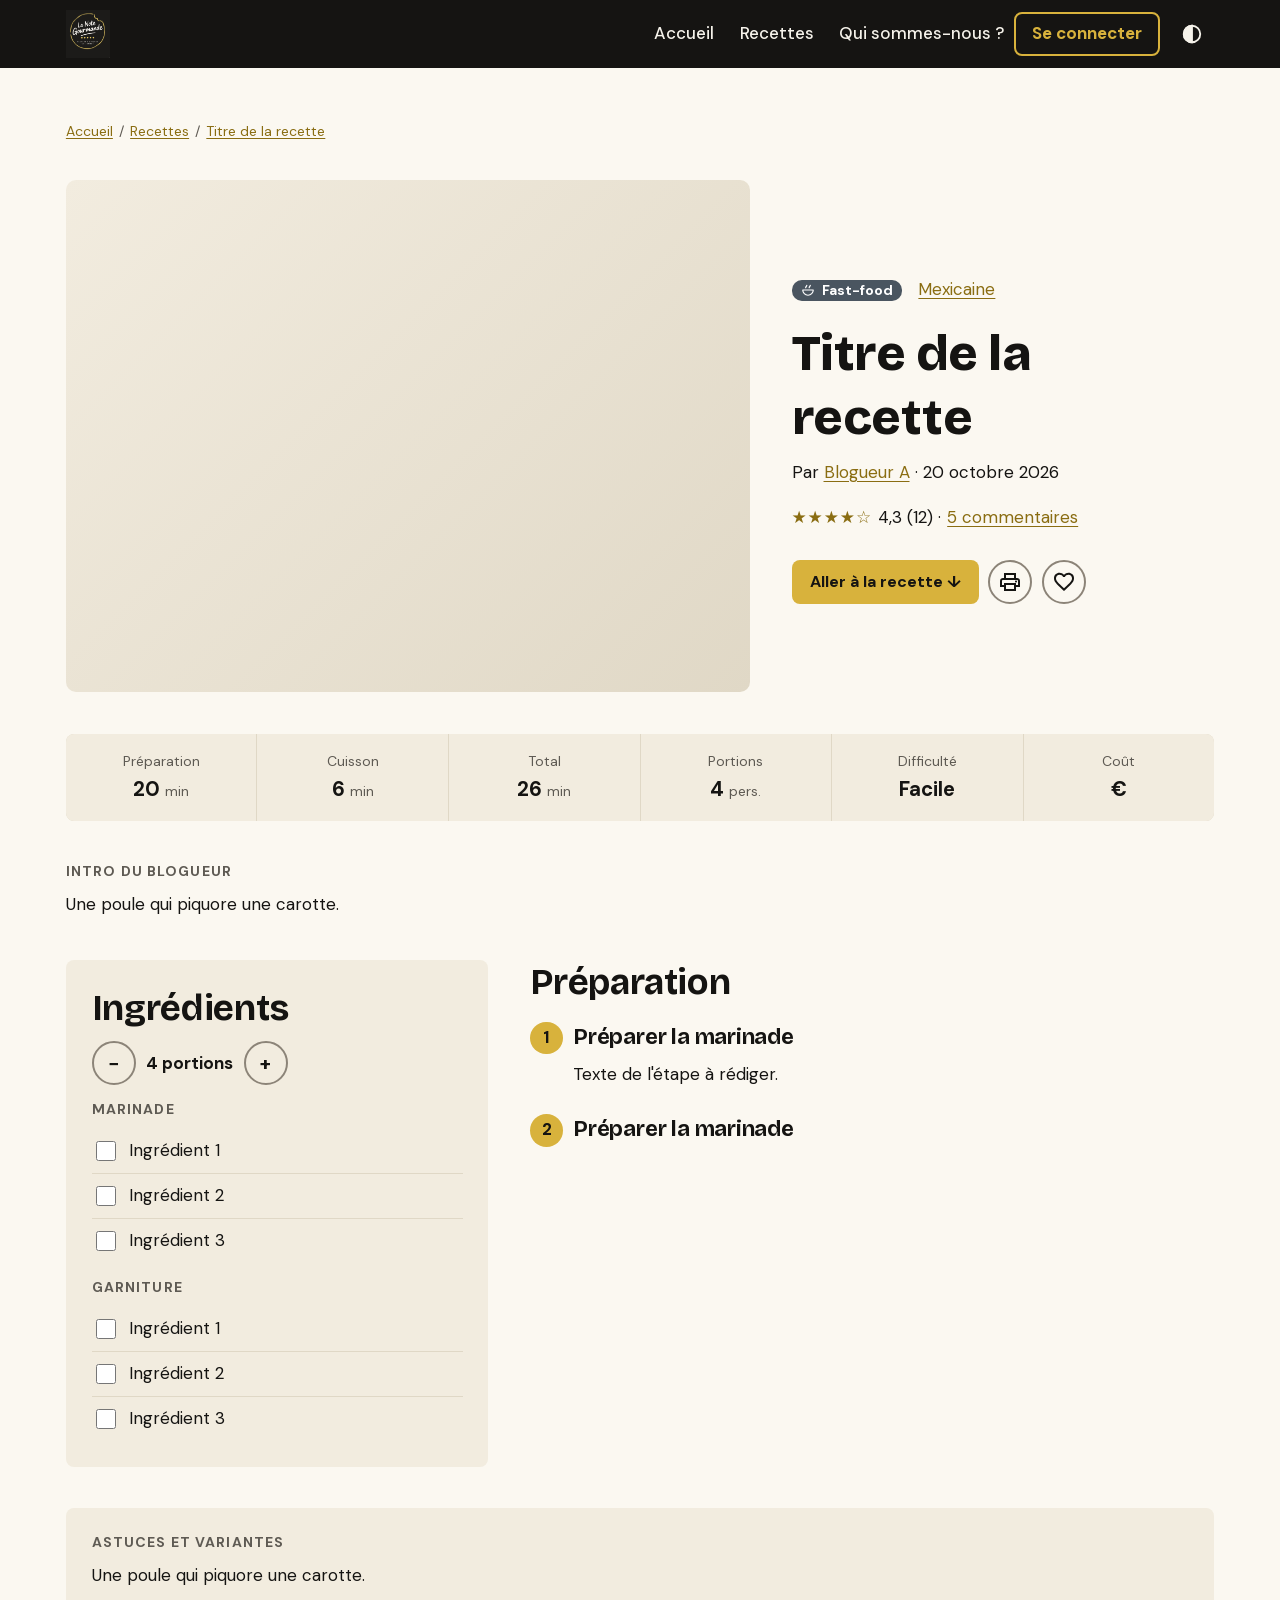
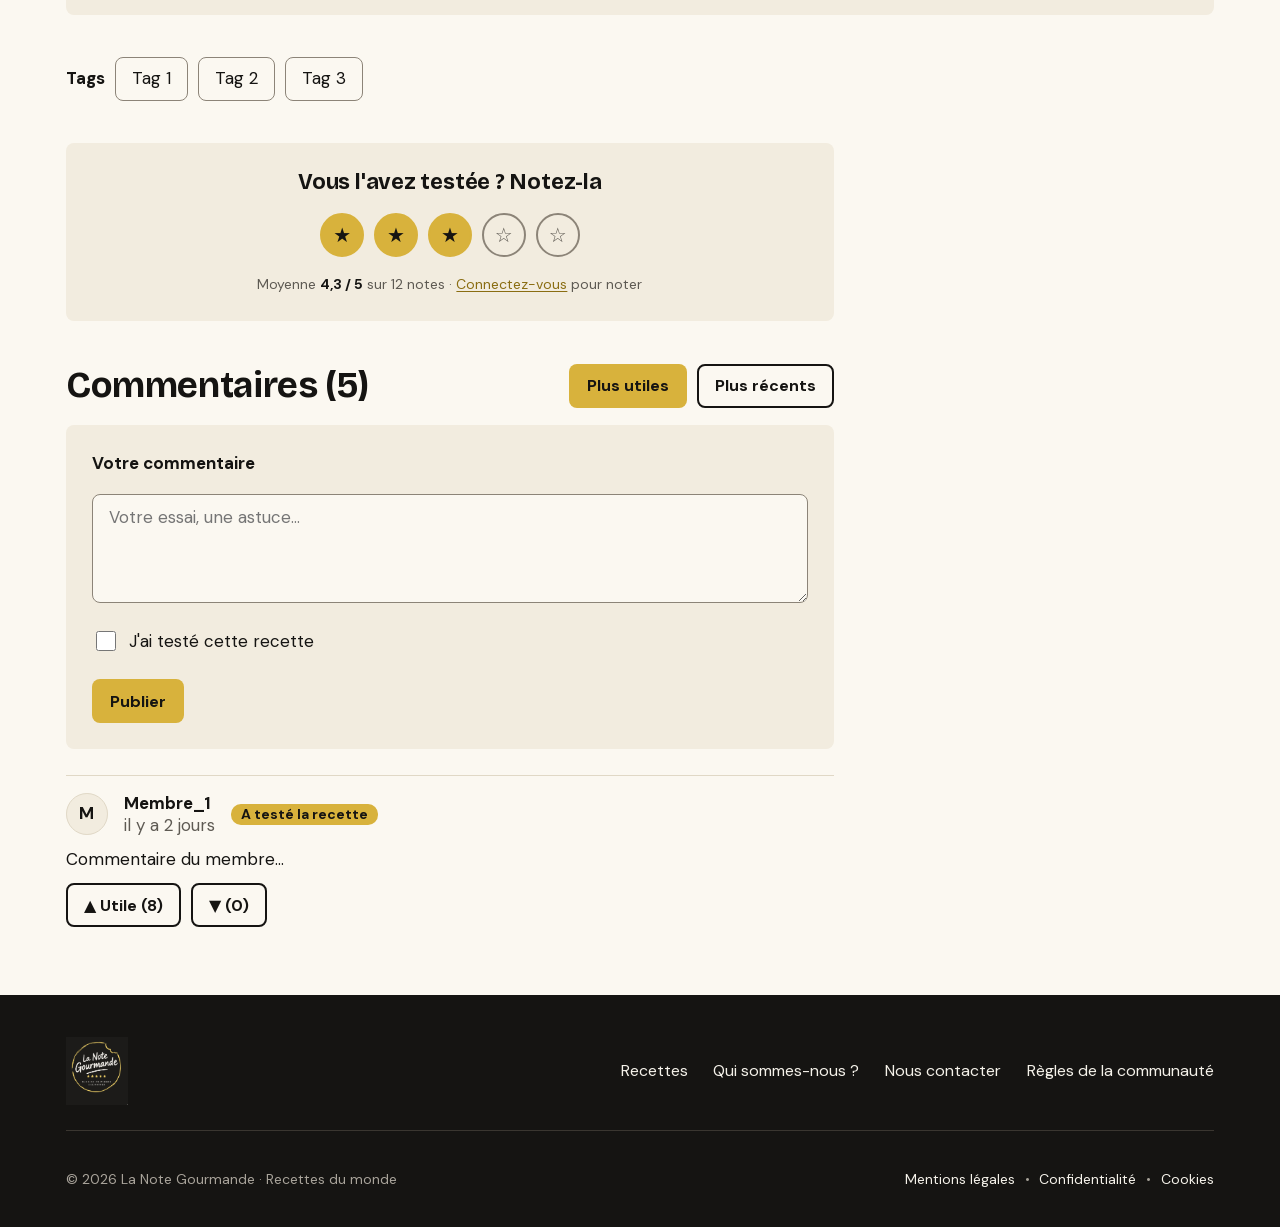
<file: recette.html>
<!doctype html>
<html lang="fr">

<head>
  <meta charset="utf-8">
  <meta name="viewport" content="width=device-width, initial-scale=1">
  <title>Titre de la recette — La Note Gourmande</title>
  <meta name="description" content="Fiche recette : ingrédients, préparation, astuces, notes et commentaires.">
  <link rel="icon" type="image/png" sizes="32x32" href="assets/image/la-note-gourmande-favicon/favicon-32.png">
  <link rel="apple-touch-icon" href="assets/image/la-note-gourmande-favicon/apple-touch-icon.png">
  <link rel="stylesheet" href="style.css">
  <link rel="stylesheet" href="recette.css">
  <script src="js/site.js"></script>
</head>

<body>

  <a class="lien-evitement" href="#contenu">Aller au contenu</a>

  <!-- En-tête commun (plus tard header.php). Pas de loupe ici : cette page n'a pas de champ de recherche. -->
  <header class="entete">
    <a href="index.html" class="entete__logo"><img src="assets/image/logo/la-note-gourmande-noir-or_v1.png"
        alt="La Note Gourmande, accueil" height="48"></a>
    <nav class="entete__nav" aria-label="Menu principal">
      <ul>
        <li><a href="index.html">Accueil</a></li>
        <li><a href="catalogue.html">Recettes</a></li>
        <li><a href="#">Qui sommes-nous ?</a></li>
      </ul>
    </nav>
    <a href="#" class="entete__connexion">Se connecter</a>
    <button type="button" class="theme-btn" aria-label="Passer au thème clair">
      <svg viewBox="0 0 24 24" fill="none" stroke="currentColor" stroke-width="2" aria-hidden="true">
        <circle cx="12" cy="12" r="9" />
        <path d="M12 3a9 9 0 0 1 0 18z" fill="currentColor" />
      </svg>
    </button>
    <button type="button" class="burger" aria-label="Ouvrir le menu" aria-haspopup="dialog"
      aria-controls="menu">☰</button>
  </header>

  <dialog id="menu" class="menu" aria-label="Menu principal">
    <div class="menu__entete">
      <strong>Menu</strong>
      <button type="button" class="menu__fermer" aria-label="Fermer le menu">✕</button>
    </div>
    <ul>
      <li><a href="index.html">Accueil</a></li>
      <li><a href="catalogue.html">Recettes</a></li>
      <li><a href="#">Qui sommes-nous ?</a></li>
      <li><a href="#">Se connecter</a></li>
    </ul>
  </dialog>

  <main id="contenu" class="conteneur">

    <nav class="fil-ariane" aria-label="Fil d'Ariane">
      <ol>
        <li><a href="index.html">Accueil</a></li>
        <li><a href="catalogue.html">Recettes</a></li>
        <li><a href="recette.html" aria-current="page">Titre de la recette</a></li>
      </ol>
    </nav>

    <article class="recette">

      <!-- Photo (4:3) puis titre et actions. À remplacer : <img src="..." alt="..."> à la place de .photo -->
      <header class="recette__tete">
        <div class="photo" role="img" aria-label="Photo de la recette (à venir)"></div>

        <div class="recette__titre">
          <p class="recette__cats">
            <span class="badge" data-cat="fast-food">
              <svg viewBox="0 0 24 24" fill="none" stroke="currentColor" stroke-width="2" stroke-linecap="round"
                stroke-linejoin="round" aria-hidden="true">
                <path d="M3 12h18a9 9 0 0 1-18 0z" />
                <path d="M8 8c0-2 2-2 2-4M14 8c0-2 2-2 2-4" />
              </svg>
              Fast-food
            </span>
            <a href="catalogue.html?region[]=mexique">Mexicaine</a>
          </p>

          <h1>Titre de la recette</h1>

          <p class="recette__auteur">Par <a href="#">Blogueur A</a> · <time datetime="2026-10-20">20 octobre
              2026</time></p>

          <p class="recette__note">
            <span class="etoiles" role="img" aria-label="4,3 sur 5">★★★★☆</span>
            4,3 (12) · <a href="#commentaires">5 commentaires</a>
          </p>

          <div class="actions">
            <a class="btn btn--or" href="#ingredients">Aller à la recette ↓</a>
            <button type="button" class="rond" aria-label="Imprimer la recette"><span class="icone icone--imprimer"
                aria-hidden="true"></span></button>
            <button type="button" class="rond" aria-label="Ajouter aux favoris" aria-pressed="false"><span
                class="icone icone--coeur" aria-hidden="true"></span></button>
          </div>
        </div>
      </header>

      <dl class="stats">
        <div>
          <dt>Préparation</dt>
          <dd>20 <small>min</small></dd>
        </div>
        <div>
          <dt>Cuisson</dt>
          <dd>6 <small>min</small></dd>
        </div>
        <div>
          <dt>Total</dt>
          <dd>26 <small>min</small></dd>
        </div>
        <div>
          <dt>Portions</dt>
          <dd>4 <small>pers.</small></dd>
        </div>
        <div>
          <dt>Difficulté</dt>
          <dd>Facile</dd>
        </div>
        <div>
          <dt>Coût</dt>
          <dd>€</dd>
        </div>
      </dl>

      <section class="intro" aria-labelledby="t-intro">
        <h2 id="t-intro" class="etiquette">Intro du blogueur</h2>
        <p>Une poule qui piquore une carotte.</p>
      </section>

      <!-- Ingrédients (colonne latérale en desktop) puis préparation -->
      <div class="recette__corps">

        <section class="ingredients carte-bloc" id="ingredients" aria-labelledby="t-ingredients">
          <div class="ingredients__entete">
            <h2 id="t-ingredients">Ingrédients</h2>
            <div class="portions" role="group" aria-label="Nombre de portions">
              <button type="button" class="rond" aria-label="Une portion de moins">−</button>
              <output>4 portions</output>
              <button type="button" class="rond" aria-label="Une portion de plus">+</button>
            </div>
          </div>

          <h3 class="etiquette">Marinade</h3>
          <ul class="liste-ingredients">
            <li><label><input type="checkbox"> Ingrédient 1</label></li>
            <li><label><input type="checkbox"> Ingrédient 2</label></li>
            <li><label><input type="checkbox"> Ingrédient 3</label></li>
          </ul>

          <h3 class="etiquette">Garniture</h3>
          <ul class="liste-ingredients">
            <li><label><input type="checkbox"> Ingrédient 1</label></li>
            <li><label><input type="checkbox"> Ingrédient 2</label></li>
            <li><label><input type="checkbox"> Ingrédient 3</label></li>
          </ul>
        </section>

        <section class="preparation" aria-labelledby="t-preparation">
          <h2 id="t-preparation">Préparation</h2>
          <ol class="etapes">
            <li>
              <span class="num" aria-hidden="true">1</span>
              <h3>Préparer la marinade</h3>
              <p>Texte de l'étape à rédiger.</p>
            </li>
            <li>
              <span class="num" aria-hidden="true">2</span>
              <h3>Préparer la marinade</h3>
              <!-- <img src="#" alt=""> -->
            </li>
          </ol>
        </section>
      </div>

      <section class="astuces carte-bloc" aria-labelledby="t-astuces">
        <h2 id="t-astuces" class="etiquette">Astuces et variantes</h2>
        <p>Une poule qui piquore une carotte.</p>
      </section>

      <section class="tags" aria-labelledby="t-tags">
        <h2 id="t-tags" class="tags__titre">Tags</h2>
        <ul>
          <li><a href="catalogue.html?tag[]=tag-1">Tag 1</a></li>
          <li><a href="catalogue.html?tag[]=tag-2">Tag 2</a></li>
          <li><a href="catalogue.html?tag[]=tag-3">Tag 3</a></li>
        </ul>
      </section>

      <!-- Communauté : note, commentaires. Colonne de lecture (48 rem) -->
      <div class="communaute">

        <section class="notation carte-bloc" aria-labelledby="t-notation">
          <h2 id="t-notation">Vous l'avez testée ? Notez-la</h2>
          <div class="notation__etoiles" role="group" aria-label="Votre note sur 5">
            <button type="button" class="rond" aria-pressed="true" aria-label="1 étoile">★</button>
            <button type="button" class="rond" aria-pressed="true" aria-label="2 étoiles">★</button>
            <button type="button" class="rond" aria-pressed="true" aria-label="3 étoiles">★</button>
            <button type="button" class="rond" aria-pressed="false" aria-label="4 étoiles">☆</button>
            <button type="button" class="rond" aria-pressed="false" aria-label="5 étoiles">☆</button>
          </div>
          <p class="notation__moyenne">Moyenne <strong>4,3 / 5</strong> sur 12 notes ·
            <a href="#">Connectez-vous</a> pour noter
          </p>
        </section>

        <section class="commentaires" id="commentaires" aria-labelledby="t-commentaires">
          <div class="commentaires__entete">
            <h2 id="t-commentaires">Commentaires (5)</h2>
            <div class="tri-commentaires" role="group" aria-label="Trier les commentaires">
              <button type="button" class="btn btn--or" aria-pressed="true">Plus utiles</button>
              <button type="button" class="btn btn--contour" aria-pressed="false">Plus récents</button>
            </div>
          </div>

          <form class="formulaire-commentaire carte-bloc" action="#" method="post">
            <label for="commentaire">Votre commentaire</label>
            <textarea id="commentaire" name="commentaire" placeholder="Votre essai, une astuce..."></textarea>
            <label class="case"><input type="checkbox" name="teste"> J'ai testé cette recette</label>
            <button type="submit" class="btn btn--or">Publier</button>
          </form>

          <ul class="liste-commentaires">
            <li>
              <div class="membre">
                <span class="avatar" aria-hidden="true">M</span>
                <p><strong>Membre_1</strong><br><time datetime="2026-11-03">il y a 2 jours</time></p>
                <span class="a-teste">A testé la recette</span>
              </div>
              <p class="commentaire">Commentaire du membre...</p>
              <div class="votes">
                <button type="button" class="btn btn--contour" aria-label="Utile, 8 votes">▲ Utile (8)</button>
                <button type="button" class="btn btn--contour" aria-label="Pas utile, 0 vote">▼ (0)</button>
              </div>
            </li>
          </ul>
        </section>

      </div>
    </article>
  </main>

  <!-- Pied de page commun (plus tard footer.php) -->
  <footer class="pied">
    <div class="pied__haut">
      <a href="index.html" class="pied__logo"><img src="assets/image/logo/la-note-gourmande-noir-or_v1.png" alt="La Note Gourmande, accueil" height="68"></a>
      <nav aria-label="Pied de page">
        <ul class="pied__liens">
          <li><a href="catalogue.html">Recettes</a></li>
          <li><a href="#">Qui sommes-nous ?</a></li>
          <li><a href="#">Nous contacter</a></li>
          <li><a href="#">Règles de la communauté</a></li>
        </ul>
      </nav>
    </div>
    <div class="pied__bas">
      <p>© 2026 La Note Gourmande · Recettes du monde</p>
      <ul class="pied__legal" aria-label="Informations légales">
        <li><a href="#">Mentions légales</a></li>
        <li><a href="#">Confidentialité</a></li>
        <li><a href="#">Cookies</a></li>
      </ul>
    </div>
  </footer>

</body>

</html>
</file>
<file: style.css>
/* ==========================================================================
   La Note Gourmande : feuille de style commune
   Mobile-first : la base vaut pour 0 à 599 px, puis 600 px et 1024 px.
   Couleurs, typographie et tailles : cahier des charges, sections 7 et 9.
   Espacements : échelle en puissances de φ (1,618), base 1 rem.
   ========================================================================== */

/* Polices auto-hébergées (RGPD, performance), sous-ensemble latin */
@font-face {
  font-family: 'Bricolage Grotesque';
  src: url('assets/fonts/bricolage-grotesque-latin.woff2') format('woff2');
  font-weight: 600 800;
  font-display: swap;
}
@font-face {
  font-family: 'DM Sans';
  src: url('assets/fonts/dm-sans-latin.woff2') format('woff2');
  font-weight: 400 700;
  font-display: swap;
}

/* ---------- Variables ---------- */
:root {
  /* échelle φ */
  --s-3: .236rem; --s-2: .382rem; --s-1: .618rem;
  --s0: 1rem;
  --s1: 1.618rem; --s2: 2.618rem; --s3: 4.236rem; --s4: 6.854rem;

  /* thème sombre : valeurs par défaut. Le thème clair est plus bas ; le bouton de l'en-tête
     pose data-theme sur <html> (js/site.js), sinon on suit le réglage du système. */
  color-scheme: dark;
  --fond: #151412;
  --surface: #211F1B;
  --bordure: #3A3630;       /* décoratif */
  --champ: #8C8478;         /* contour des champs et boutons (3:1 minimum) */
  --texte: #F5F2EA;
  --texte-2: #A8A39A;
  --or: #D8B23C;            /* boutons, éléments actifs */
  --texte-sur-or: #151412;
  --or-survol: #F4D46A;
  --lien: #D8B23C;          /* liens et contour de focus */
  --lien-survol: #F4D46A;
  --etoile: #D8B23C;        /* étoiles de note */
  --focus: #D8B23C;
  --noir: #151412;
  --blanc-casse: #F5F2EA;
  --texte-badge: #151412;

  --cat-fast-food: #AEB8C2;
  --cat-gastronomique: #D49BC4;
  --cat-cuisine-maison: #D9B45E;
  --cat-healthy: #7CC4A0;
  --cat-desserts-patisserie: #EE8FAE;
  --cat-en-cas: #E8A27A;
  --cat-street-food: #94B3E8;
  --cat-entrees: #86CBD6;

  --rayon: 8px;             /* boutons : 8 px (cahier des charges) */
  --cible: 2.75rem;         /* zone cliquable minimale : 44 px */
}

/* Thème clair : choisi avec le bouton (data-theme="light"), ou réglage du système si le bouton n'a jamais servi.
   Les deux blocs ci-dessous doivent rester identiques. */
:root[data-theme="light"] {
  color-scheme: light;
  --fond: #FBF8F1;          /* ivoire */
  --surface: #F2ECDF;       /* parchemin */
  --bordure: #E0D8C6;       /* sable, décoratif */
  --texte: #151412;
  --texte-2: #5E5A53;
  --lien: #8A6D12;          /* or foncé : liens et contour de focus */
  --lien-survol: #151412;
  --etoile: #8A6D12;        /* étoiles : or foncé en clair (l'or pur fait 1,9:1) */
  --focus: #8A6D12;
  --texte-badge: #FFFFFF;

  --cat-fast-food: #4A5560;
  --cat-gastronomique: #5B2A4E;
  --cat-cuisine-maison: #7A5A12;
  --cat-healthy: #2F6B4F;
  --cat-desserts-patisserie: #A8325A;
  --cat-en-cas: #9C4A1E;
  --cat-street-food: #2E4A7D;
  --cat-entrees: #1A5F6B;
}
@media (prefers-color-scheme: light) {
  :root:not([data-theme]) {
    color-scheme: light;
    --fond: #FBF8F1;
    --surface: #F2ECDF;
    --bordure: #E0D8C6;
    --texte: #151412;
    --texte-2: #5E5A53;
    --lien: #8A6D12;
    --lien-survol: #151412;
    --etoile: #8A6D12;
    --focus: #8A6D12;
    --texte-badge: #FFFFFF;

    --cat-fast-food: #4A5560;
    --cat-gastronomique: #5B2A4E;
    --cat-cuisine-maison: #7A5A12;
    --cat-healthy: #2F6B4F;
    --cat-desserts-patisserie: #A8325A;
    --cat-en-cas: #9C4A1E;
    --cat-street-food: #2E4A7D;
    --cat-entrees: #1A5F6B;
  }
}

/* ---------- Base ---------- */
*, *::before, *::after { box-sizing: border-box; }
html { -webkit-text-size-adjust: 100%; }
body {
  margin: 0;
  background: var(--fond);
  color: var(--texte);
  font: 400 1.0625rem/1.6 'DM Sans', system-ui, sans-serif;   /* 17 px, interligne 1,6 */
  min-height: 100vh;
  display: flex;
  flex-direction: column;                                     /* le pied de page reste en bas */
}
main { flex: 1; }
img { max-width: 100%; display: block; }
a { color: var(--lien); text-decoration: underline; text-underline-offset: .15em; }
a:hover { color: var(--lien-survol); }
:focus-visible { outline: 3px solid var(--focus); outline-offset: 2px; }

h1, h2, h3 { font-family: 'Bricolage Grotesque', 'DM Sans', system-ui, sans-serif; letter-spacing: -.01em; line-height: 1.272; margin: 0; }
h1 { font-weight: 800; font-size: 1.875rem; }    /* 30 px mobile */
h2 { font-weight: 700; font-size: 1.625rem; }    /* 26 px */
h3 { font-weight: 700; font-size: 1.0625rem; }   /* 17 px */

.sr-only { position: absolute; width: 1px; height: 1px; overflow: hidden; clip: rect(0 0 0 0); white-space: nowrap; }
.lien-evitement { position: absolute; left: var(--s0); top: var(--s0); z-index: 30; padding: var(--s-1) var(--s0);
                  border-radius: var(--rayon); background: var(--or); color: var(--texte-sur-or); font-weight: 700; }
.lien-evitement:not(:focus) { left: -9999px; }

/* ---------- Boutons ---------- */
.btn { display: inline-flex; align-items: center; justify-content: center; min-height: var(--cible);
       padding: var(--s-1) var(--s0); border: 2px solid transparent; border-radius: var(--rayon);
       font-family: inherit; font-size: 1rem; font-weight: 700; line-height: 1.2; text-decoration: none; cursor: pointer; }
.btn--or { background: var(--or); color: var(--texte-sur-or); }
.btn--or:hover { background: var(--or-survol); color: var(--texte-sur-or); }
.btn--contour { background: transparent; border-color: currentColor; color: var(--texte); }
.btn--contour:hover { background: var(--surface); color: var(--texte); }

/* ---------- En-tête (toujours sombre : les logos sont faits pour fond noir) ---------- */
.entete { display: flex; align-items: center; gap: var(--s-1); padding: var(--s-1) var(--s0);
          background: var(--noir); color: var(--blanc-casse); }
.entete a { color: var(--blanc-casse); text-decoration: none; }
.entete a:hover { color: var(--or-survol); }
.entete :focus-visible { outline-color: var(--or); }
.entete__logo { margin-right: auto; display: block; }
.entete__logo img { height: 3rem; width: auto; }
.entete__nav { display: none; }
.entete .entete__connexion { display: none; align-items: center; min-height: var(--cible); padding: 0 var(--s0);
                             border: 2px solid var(--or); border-radius: var(--rayon); color: var(--or); font-weight: 700; }
.entete .entete__connexion:hover { background: var(--or); color: var(--texte-sur-or); }
.entete__nav ul { list-style: none; margin: 0; padding: 0; display: flex; gap: var(--s1); }
.entete__nav a { display: inline-flex; align-items: center; min-height: var(--cible); font-weight: 500; }
.entete__nav [aria-current="page"] { color: var(--or); font-weight: 700; }
.entete__loupe, .burger, .theme-btn { display: grid; place-items: center; width: var(--cible); height: var(--cible);
                          border: 0; border-radius: var(--rayon); background: transparent; color: inherit;
                          font: inherit; font-size: 1.5rem; cursor: pointer; }
.entete__loupe:hover, .burger:hover, .theme-btn:hover { color: var(--or-survol); }
/* Bouton de thème : disque coupé en deux, qui tourne d'un demi-tour en thème clair. Inutile sans JavaScript. */
.theme-btn { display: none; }
.js .theme-btn { display: grid; }
.theme-btn svg { width: 1.375rem; height: 1.375rem; transition: transform .3s; }
:root[data-theme="light"] .theme-btn svg { transform: rotate(180deg); }
@media (prefers-reduced-motion: reduce) { .theme-btn svg { transition: none; } }

/* Menu mobile (élément <dialog>) */
.menu { width: min(100% - 2 * var(--s0), 24rem); margin: var(--s0) var(--s0) auto auto; padding: var(--s1);
        border: 1px solid var(--bordure); border-radius: var(--rayon); background: var(--fond); color: var(--texte); }
.menu::backdrop { background: rgb(21 20 18 / .6); }
.menu__entete { display: flex; align-items: center; justify-content: space-between; margin-bottom: var(--s0); }
.menu__fermer { display: grid; place-items: center; width: var(--cible); height: var(--cible); border: 0;
                background: transparent; color: inherit; font-size: 1.25rem; cursor: pointer; }
.menu ul { list-style: none; margin: 0; padding: 0; }
.menu a { display: flex; align-items: center; min-height: var(--cible); color: var(--texte); font-weight: 500; }
.menu [aria-current="page"] { font-weight: 700; color: var(--lien); }

/* ---------- Mise en page ---------- */
.conteneur { display: flex; flex-direction: column; gap: var(--s1); padding: var(--s1) var(--s0) var(--s2); }

.fil-ariane ol { list-style: none; margin: 0; padding: 0; display: flex; flex-wrap: wrap; gap: var(--s-2);
                 font-size: .875rem; color: var(--texte-2); }
.fil-ariane li + li::before { content: "/"; margin-right: var(--s-2); }
.fil-ariane li { display: flex; align-items: center; }
.fil-ariane a { display: inline-flex; align-items: center; min-height: var(--cible); }
.compteur { margin: var(--s-2) 0 0; color: var(--texte-2); }

/* ---------- Recherche, tri, filtres actifs ---------- */
.recherche { display: flex; gap: var(--s-1); }
.recherche input { flex: 1; min-height: 3rem; padding: 0 var(--s0); border: 1px solid var(--champ);
                   border-radius: var(--rayon); font: inherit; background: var(--surface); color: var(--texte); }
.recherche .btn { display: none; }                /* sur mobile, Entrée suffit */

.outils { display: flex; gap: var(--s-1); margin-top: var(--s-1); }
.outils > * { flex: 1; }
.btn-filtres { display: none; }                   /* inutile sans JavaScript : le panneau est alors affiché */
.js .btn-filtres { display: inline-flex; }
.btn-filtres span { margin-left: var(--s-2); }
.disposition { margin-top: var(--s0); }
.tri select { width: 100%; min-height: var(--cible); padding: 0 var(--s0); border: 1px solid var(--champ);
              border-radius: var(--rayon); font: inherit; background: var(--surface); color: var(--texte); }

.filtres-actifs { list-style: none; margin: var(--s-1) 0 0; padding: 0; display: flex; flex-wrap: wrap; gap: var(--s-1); }
.filtres-actifs a { display: inline-flex; align-items: center; gap: var(--s-2); min-height: var(--cible);
                    padding: 0 var(--s0); border: 1px solid var(--texte); border-radius: var(--rayon);
                    color: var(--texte); font-size: .875rem; text-decoration: none; }
.filtres-actifs a:hover { background: var(--surface); color: var(--texte); }

/* ---------- Panneau de filtres ---------- */
.filtres { margin-top: var(--s0); padding: var(--s0); border-radius: var(--rayon); background: var(--surface); }
.filtres__entete { display: flex; align-items: center; justify-content: space-between; }
.filtres__fermer { display: none; place-items: center; width: var(--cible); height: var(--cible); border: 0;
                   background: transparent; color: inherit; font-size: 1.25rem; cursor: pointer; }
.filtres fieldset { border: 0; border-top: 1px solid var(--bordure); margin: 0; padding: var(--s0) 0; }
.filtres legend { float: left; width: 100%; font-weight: 700; padding: 0 0 var(--s-1); }   /* float : le titre ne chevauche plus le filet */
.filtres legend + * { clear: both; }
.filtres label { display: flex; align-items: center; gap: var(--s-1); min-height: var(--cible); }
.filtres input { width: 1.25rem; height: 1.25rem; flex: none; accent-color: var(--lien); }
.filtres__actions { display: flex; flex-wrap: wrap; gap: var(--s-1); padding-top: var(--s0); }
.filtres__actions .btn { flex: 1 1 auto; }

/* Avec JavaScript, sur mobile et tablette : panneau plein écran, fermé par défaut */
.js .filtres { position: fixed; inset: 0; z-index: 10; margin: 0; overflow-y: auto; border-radius: 0;
               background: var(--fond); display: none; }
.js .filtres.est-ouvert { display: block; }
.js .filtres__fermer { display: grid; }
.js .filtres__actions { position: sticky; bottom: 0; background: var(--fond); padding: var(--s0) 0; }

/* ---------- Résultats : liste compacte (vignette + texte) ---------- */
.grille { list-style: none; margin: 0; padding: 0; display: flex; flex-direction: column; gap: var(--s0); }
.carte { position: relative; display: grid; grid-template-columns: 7rem 1fr; gap: var(--s0); align-items: center; }
.photo { aspect-ratio: 4 / 3; border-radius: var(--s-1); background: linear-gradient(135deg, var(--surface), var(--bordure)); }
img.photo { width: 100%; height: auto; object-fit: cover; }   /* vraie photo : remplit le cadre 4:3 */
.carte__titre { margin: var(--s-2) 0; }
.carte__titre a { color: inherit; text-decoration: none; }
.carte__titre a::after { content: ""; position: absolute; inset: 0; }   /* toute la carte est cliquable */
.carte:hover .carte__titre a { text-decoration: underline; }
.carte__meta { margin: 0; font-size: .875rem; color: var(--texte-2); }
.carte__note { display: block; }
.etoiles { color: var(--etoile); letter-spacing: .05em; }
.badge { display: inline-flex; align-items: center; gap: var(--s-2); padding: 0 var(--s-1); border-radius: var(--s-1);
         font-size: .875rem; font-weight: 700; line-height: 1.5; background: var(--cat, var(--texte-2)); color: var(--texte-badge); }
.badge svg { width: 1em; height: 1em; flex: none; }
.badge[data-cat="fast-food"] { --cat: var(--cat-fast-food); }
.badge[data-cat="gastronomique"] { --cat: var(--cat-gastronomique); }
.badge[data-cat="cuisine-maison"] { --cat: var(--cat-cuisine-maison); }
.badge[data-cat="healthy"] { --cat: var(--cat-healthy); }
.badge[data-cat="desserts-patisserie"] { --cat: var(--cat-desserts-patisserie); }
.badge[data-cat="en-cas"] { --cat: var(--cat-en-cas); }
.badge[data-cat="street-food"] { --cat: var(--cat-street-food); }
.badge[data-cat="entrees"] { --cat: var(--cat-entrees); }

.pagination { margin-top: var(--s1); }
.pagination ol { list-style: none; margin: 0; padding: 0; display: flex; justify-content: center; gap: var(--s-1); }
.pagination a { display: grid; place-items: center; min-width: var(--cible); height: var(--cible); border-radius: var(--rayon);
                color: var(--texte); text-decoration: none; }
.pagination a:hover { background: var(--surface); }
.pagination [aria-current="page"] { background: var(--or); color: var(--texte-sur-or); font-weight: 700; }

/* ---------- Accueil ---------- */
.accroche { display: flex; flex-direction: column; align-items: flex-start; gap: var(--s0); padding: var(--s2) 0; }
.accroche p { margin: 0; max-width: 36rem; font-size: 1.272rem; }
/* Hero : accroche et recette à la une */
.hero { display: grid; gap: var(--s1); }
.hero .accroche { padding: 0; }
.une { position: relative; display: flex; flex-direction: column; border-radius: var(--rayon); overflow: hidden; background: var(--surface); }
.une .photo { border-radius: 0; }
.une__etiquette { position: absolute; top: var(--s-1); left: var(--s-1); margin: 0; padding: 0 var(--s-1); border-radius: var(--s-1);
                  background: var(--or); color: var(--texte-sur-or); font-size: .875rem; font-weight: 700; line-height: 1.5; }
.une__texte { display: flex; flex-direction: column; align-items: flex-start; gap: var(--s-1); padding: var(--s0); }
.une__titre { margin: 0; }
.une__titre a { color: inherit; text-decoration: none; }
.une__titre a::after { content: ""; position: absolute; inset: 0; }   /* toute la carte est cliquable */
.une:hover .une__titre a { text-decoration: underline; }
.une .carte__meta { font-size: 1rem; }
.une__intro { margin: 0; }
.une .btn { position: relative; margin-top: var(--s-1); }
.atouts { list-style: none; margin: 0; padding: 0; display: grid; gap: var(--s0); }
.atouts li { padding: var(--s0); border-radius: var(--rayon); background: var(--surface); }
.atouts p { margin: var(--s-2) 0 0; color: var(--texte-2); }

/* ---------- Pied de page ---------- */
/* Pied de page : toujours sombre, comme l'en-tête (logo pour fond noir). Liens et mentions repris de la branche de Quentin. */
.pied { padding: var(--s2) var(--s0) var(--s1); background: var(--noir); color: #A8A39A; font-size: .875rem; }
.pied a { color: var(--blanc-casse); text-decoration: none; }
.pied a:hover { color: var(--or-survol); text-decoration: underline; }
.pied :focus-visible { outline-color: var(--or); }
.pied p { margin: 0; }
.pied ul { list-style: none; margin: 0; padding: 0; }
.pied__haut { display: flex; flex-direction: column; gap: var(--s0); padding-bottom: var(--s1); border-bottom: 1px solid #3A3630; }
.pied__logo { display: block; width: fit-content; }
.pied__logo img { height: var(--s3); width: auto; }
.pied__liens a { display: inline-flex; align-items: center; min-height: var(--cible); font-size: 1rem; }
.pied__bas { display: flex; flex-direction: column; gap: var(--s-1); padding-top: var(--s1); }
.pied__legal { display: flex; flex-wrap: wrap; align-items: center; }
.pied__legal li { display: flex; align-items: center; }
/* Points entre les mentions, générés en CSS : même code sur toutes les pages, centrés sur la ligne, ignorés par les lecteurs d'écran */
.pied__legal li + li::before { content: "•"; content: "•" / ""; margin-inline: var(--s-1); }
.pied__legal a { display: inline-flex; align-items: center; min-height: var(--cible); }

/* ==========================================================================
   TABLETTE (600 px et plus) : cartes en grille de 2
   ========================================================================== */
@media (min-width: 600px) {
  .conteneur { padding: var(--s2) var(--s1) var(--s3); }
  .grille { display: grid; grid-template-columns: repeat(2, minmax(0, 1fr)); gap: var(--s1); }
  .carte { grid-template-columns: 1fr; align-items: start; gap: var(--s-1); }
  .carte__titre { font-size: 1.375rem; }          /* H3 : 22 px */
  h3 { font-size: 1.375rem; }
  .atouts { grid-template-columns: repeat(3, minmax(0, 1fr)); }
  .une__texte { padding: var(--s1); }
}

/* ==========================================================================
   DESKTOP (1024 px et plus) : filtres en colonne, 3 cartes par ligne
   ========================================================================== */
@media (min-width: 1024px) {
  h1 { font-size: 3.125rem; }                     /* 50 px */
  h2 { font-size: 2.25rem; }                      /* 36 px */
  /* en-tête et pied de page alignés sur la colonne de contenu (75 rem) */
  .entete { padding-inline: max(var(--s1), calc((100% - 75rem) / 2 + var(--s1))); }
  .pied { padding-inline: max(var(--s1), calc((100% - 75rem) / 2 + var(--s1))); }
  .pied__haut { flex-direction: row; align-items: center; justify-content: space-between; }
  .pied__liens { display: flex; gap: var(--s1); }
  .pied__bas { flex-direction: row; align-items: center; justify-content: space-between; }
  .entete__nav { display: block; }
  .entete .entete__connexion { display: inline-flex; }
  .entete__loupe { display: none; }               /* le champ de recherche est déjà visible */
  .burger { display: none; }
  .conteneur { max-width: 75rem; margin: 0 auto; padding: var(--s2) var(--s1) var(--s3); }
  .recherche { max-width: 32.5rem; }
  .recherche .btn { display: inline-flex; }
  .btn-filtres, .js .btn-filtres { display: none; }   /* le panneau est toujours visible */
  .outils { max-width: 20rem; }
  /* colonne des filtres : 1 pour 2,618 (φ²) de résultats */
  .disposition { display: grid; grid-template-columns: 1fr 2.618fr; gap: var(--s2); align-items: start; margin-top: var(--s0); }
  .filtres, .js .filtres { margin-top: 0; }
  .js .filtres { position: static; display: block; padding: var(--s1); border-radius: var(--rayon); background: var(--surface); }
  .js .filtres__fermer { display: none; }
  .js .filtres__actions { position: static; background: none; padding: var(--s0) 0 0; }
  .grille { grid-template-columns: repeat(3, minmax(0, 1fr)); }
  .accroche { padding: var(--s3) 0; }
  .hero { grid-template-columns: 1fr 1.618fr; gap: var(--s2); align-items: center; padding: var(--s1) 0; }   /* 38,2 % : 61,8 % */
}
</file>
<file: recette.css>
/* ==========================================================================
   La Note Gourmande : fiche recette (recette.html)
   Structure et composants de Raphaël Bruggeman (branche page_recette), adaptés
   à style.css : variables du site (clair et sombre), échelle φ, rem au lieu de px.
   À charger APRÈS style.css : elle réutilise .btn, .badge, .photo, .etoiles, .fil-ariane.
   ========================================================================== */

/* ---------- Structure ---------- */
.recette { display: flex; flex-direction: column; gap: var(--s1); }
.recette__tete { display: grid; gap: var(--s0); }
.recette__corps { display: grid; gap: var(--s1); }
.communaute { display: flex; flex-direction: column; gap: var(--s1); max-width: 48rem; }

/* Bloc sur fond « parchemin » (ingrédients, astuces, note, formulaire) */
.carte-bloc { padding: var(--s0); border-radius: var(--rayon); background: var(--surface); }

/* Petit titre en capitales (intro, sous-titres des ingrédients, astuces) */
.etiquette { margin: 0 0 var(--s-1); font-family: inherit; font-size: .875rem; font-weight: 700;
             letter-spacing: .08em; text-transform: uppercase; color: var(--texte-2); }

/* ---------- En-tête de la fiche ---------- */
.recette__photo { margin: 0; }
.recette__photo figcaption { margin-top: var(--s-1); font-size: .875rem; color: var(--texte-2); }   /* crédit de la photo (licence) */
.recette__titre { display: flex; flex-direction: column; align-items: flex-start; gap: var(--s-1); }
.recette__cats { margin: 0; display: flex; flex-wrap: wrap; align-items: center; gap: var(--s-1) var(--s0); }
.recette__auteur, .recette__note { margin: 0; }
.recette__note { display: flex; flex-wrap: wrap; align-items: center; gap: var(--s-2); }
.recette__cats a, .recette__note a { display: inline-flex; align-items: center; min-height: var(--cible); }   /* cible de 44 px */
.actions { display: flex; flex-wrap: wrap; align-items: center; gap: var(--s-1); margin-top: var(--s-1); }

/* Bouton rond : imprimer, favori, portions, étoiles (le « fab » de Raphaël) */
.rond { display: grid; place-items: center; width: var(--cible); height: var(--cible); padding: 0;
        border: 2px solid var(--champ); border-radius: 50%; background: transparent; color: var(--texte);
        font: inherit; font-size: 1.25rem; font-weight: 700; line-height: 1; cursor: pointer; }
.rond:hover { background: var(--surface); }
.rond[aria-pressed="true"] { background: var(--or); border-color: var(--or); color: var(--texte-sur-or); }
.rond[aria-pressed="true"]:hover { background: var(--or-survol); border-color: var(--or-survol); }

/* Icônes de Raphaël (SVG blancs) : utilisées comme masque pour prendre la couleur du texte, en clair comme en sombre */
.icone { display: block; width: 1.5rem; height: 1.5rem; background: currentColor;
         -webkit-mask: center / contain no-repeat; mask: center / contain no-repeat; }
.icone--imprimer { -webkit-mask-image: url('assets/icons/svg/print_outline.svg'); mask-image: url('assets/icons/svg/print_outline.svg'); }
.icone--coeur { -webkit-mask-image: url('assets/icons/svg/heart_outline.svg'); mask-image: url('assets/icons/svg/heart_outline.svg'); }

/* ---------- Chiffres clés : 3 colonnes (mobile), 6 colonnes (desktop) ---------- */
.stats { display: grid; grid-template-columns: repeat(3, minmax(0, 1fr)); gap: 1px; margin: 0;
         border-radius: var(--rayon); overflow: hidden; background: var(--bordure); }
.stats div { padding: var(--s0) var(--s-1); text-align: center; background: var(--surface); }
.stats dt { font-size: .875rem; color: var(--texte-2); }
.stats dd { margin: 0; font-size: 1.272rem; font-weight: 700; }
.stats small { font-size: .875rem; font-weight: 400; color: var(--texte-2); }

.intro p { margin: 0; max-width: 40rem; }

/* ---------- Ingrédients ---------- */
.ingredients__entete { display: flex; flex-wrap: wrap; align-items: center; justify-content: space-between;
                       gap: var(--s-1) var(--s0); margin-bottom: var(--s0); }
.portions { display: flex; align-items: center; gap: var(--s-1); }
.portions output { min-width: 5.5rem; text-align: center; font-weight: 700; }
.liste-ingredients { list-style: none; margin: 0 0 var(--s0); padding: 0; }
.liste-ingredients:last-child { margin-bottom: 0; }
.liste-ingredients li { border-bottom: 1px solid var(--bordure); }
.liste-ingredients li:last-child { border-bottom: 0; }
.liste-ingredients label { display: flex; align-items: center; gap: var(--s-1); min-height: var(--cible); cursor: pointer; }
.liste-ingredients input { width: 1.25rem; height: 1.25rem; flex: none; accent-color: var(--lien); }
.liste-ingredients label:has(input:checked) { color: var(--texte-2); text-decoration: line-through; }

/* ---------- Préparation ---------- */
.preparation h2 { margin-bottom: var(--s0); }
.etapes { list-style: none; margin: 0; padding: 0; display: flex; flex-direction: column; gap: var(--s1); }
.etapes li { display: grid; grid-template-columns: 2.058rem 1fr; column-gap: var(--s-1); row-gap: var(--s-2); align-items: center; }
.num { display: grid; place-items: center; width: 2.058rem; height: 2.058rem; border-radius: 50%;
       background: var(--or); color: var(--texte-sur-or); font-weight: 700; }
.etapes p { grid-column: 2; margin: 0; }

/* ---------- Astuces et tags ---------- */
.astuces p { margin: 0; }
.tags { display: flex; flex-wrap: wrap; align-items: center; gap: var(--s-1); }
.tags__titre { margin: 0; font-family: inherit; font-size: 1.0625rem; font-weight: 700; letter-spacing: 0; }
.tags ul { list-style: none; margin: 0; padding: 0; display: flex; flex-wrap: wrap; gap: var(--s-1); }
.tags a { display: inline-flex; align-items: center; min-height: var(--cible); padding: 0 var(--s0);
          border: 1px solid var(--champ); border-radius: var(--rayon); color: var(--texte); text-decoration: none; }
.tags a:hover { background: var(--surface); color: var(--texte); }

/* ---------- Note ---------- */
.notation { text-align: center; }
.notation h2 { font-size: 1.375rem; }
.notation__etoiles { display: flex; justify-content: center; gap: var(--s-1); margin: var(--s0) 0; }
.notation__etoiles .rond { color: var(--etoile); }
.notation__etoiles .rond[aria-pressed="true"] { color: var(--texte-sur-or); }
.notation__etoiles .rond[aria-pressed="false"] { color: var(--texte-2); }
.notation__moyenne { margin: 0; font-size: .875rem; color: var(--texte-2); }
.notation__moyenne strong { color: var(--texte); }

/* ---------- Commentaires ---------- */
.commentaires__entete { display: flex; flex-wrap: wrap; align-items: center; justify-content: space-between;
                        gap: var(--s-1) var(--s0); margin-bottom: var(--s0); }
.tri-commentaires { display: flex; flex-wrap: wrap; gap: var(--s-1); }

.formulaire-commentaire { display: flex; flex-direction: column; gap: var(--s0); margin-bottom: var(--s1); }
.formulaire-commentaire label { font-weight: 700; }
.formulaire-commentaire .case { display: flex; align-items: center; gap: var(--s-1); min-height: var(--cible); font-weight: 400; }
.formulaire-commentaire .case input { width: 1.25rem; height: 1.25rem; flex: none; accent-color: var(--lien); }
.formulaire-commentaire textarea { width: 100%; min-height: var(--s4); padding: var(--s-1) var(--s0);
                                   border: 1px solid var(--champ); border-radius: var(--rayon);
                                   background: var(--fond); color: var(--texte); font: inherit; resize: vertical; }

.liste-commentaires { list-style: none; margin: 0; padding: 0; display: flex; flex-direction: column; gap: var(--s1); }
.liste-commentaires > li { padding-top: var(--s0); border-top: 1px solid var(--bordure); }
.membre { display: flex; flex-wrap: wrap; align-items: center; gap: var(--s-1) var(--s0); }
.membre p { margin: 0; line-height: 1.3; color: var(--texte-2); }
.membre strong { color: var(--texte); }
.avatar { display: grid; place-items: center; width: var(--s2); height: var(--s2); border: 1px solid var(--bordure);
          border-radius: 50%; background: var(--surface); font-weight: 700; }
.a-teste { padding: 0 var(--s-1); border-radius: var(--s-1); background: var(--or); color: var(--texte-sur-or);
           font-size: .875rem; font-weight: 700; line-height: 1.5; }
.commentaire { margin: var(--s-1) 0; }
.votes { display: flex; flex-wrap: wrap; gap: var(--s-1); }

/* ==========================================================================
   TABLETTE (600 px et plus)
   ========================================================================== */
@media (min-width: 600px) {
  .recette, .communaute { gap: var(--s2); }
  .recette__corps { gap: var(--s2); }
  .carte-bloc { padding: var(--s1); }
  .recette__tete .photo { max-width: 40rem; }
  .formulaire-commentaire .btn { align-self: flex-start; }
}

/* ==========================================================================
   DESKTOP (1024 px et plus) : photo et titre 1,618 : 1, ingrédients et
   préparation 1 : 1,618 (φ), six chiffres clés sur une ligne
   ========================================================================== */
@media (min-width: 1024px) {
  .recette__tete { grid-template-columns: 1.618fr 1fr; gap: var(--s2); align-items: center; }
  .recette__tete .photo { max-width: none; }
  .stats { grid-template-columns: repeat(6, minmax(0, 1fr)); }
  .recette__corps { grid-template-columns: 1fr 1.618fr; align-items: start; }
  .ingredients { position: sticky; top: var(--s0); }
}
</file>
